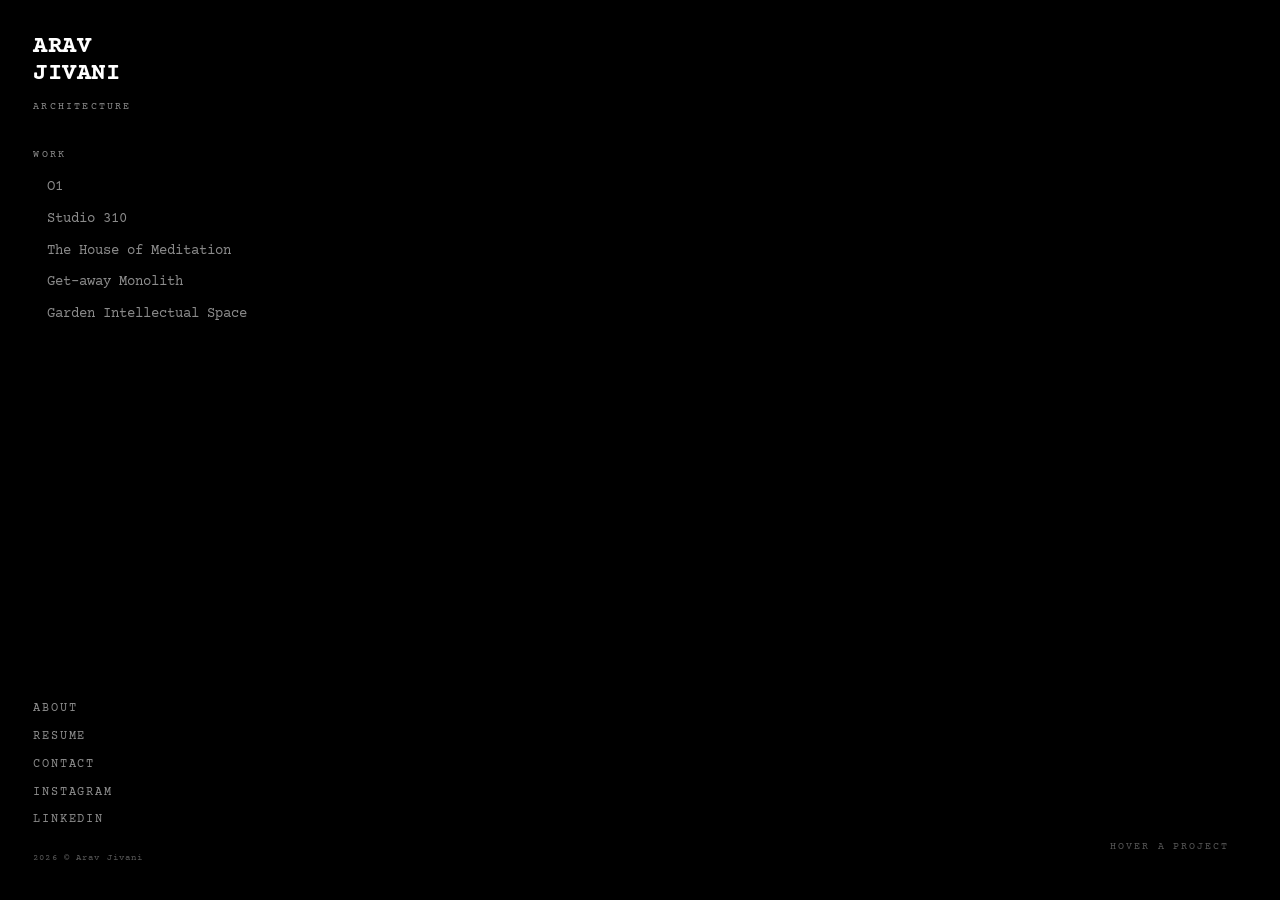
<file: index.html>
<!DOCTYPE html>
<html lang="en">
<head>
<meta charset="UTF-8">
<meta name="viewport" content="width=device-width, initial-scale=1.0">
<title>Arav Jivani — Architecture</title>
<meta name="description" content="Architecture student at SCAD designing spaces that impact people mentally and physically.">
<meta name="author" content="Arav Jivani">
<meta property="og:title" content="Arav Jivani — Architecture">
<meta property="og:description" content="Architecture student at SCAD designing spaces that impact people mentally and physically.">
<meta property="og:type" content="website">
<meta property="og:url" content="https://arav-jivani.com">
<meta name="twitter:card" content="summary_large_image">
<link rel="preconnect" href="https://fonts.googleapis.com">
<link rel="preconnect" href="https://fonts.gstatic.com" crossorigin>
<link rel="stylesheet" href="style.css">
</head>
<body class="home">

  <div class="stage">
    <img data-stage="0" src="images/o1-hero.webp" alt="O1" decoding="async">
    <img data-stage="1" src="images/s310-hero.webp" alt="Studio 310" loading="lazy" decoding="async">
    <img data-stage="2" src="images/meditation-hero.webp" alt="The House of Meditation" loading="lazy" decoding="async">
    <img data-stage="3" src="images/monolith-hero.webp" alt="Get-away Monolith" loading="lazy" decoding="async">
    <img data-stage="4" src="images/garden-hero.webp" alt="Garden Intellectual Space" loading="lazy" decoding="async">
  </div>

  <aside class="sidebar">
    <a class="brand" href="index.html">
      <span class="brand-name">Arav<br>Jivani</span>
      <span class="brand-sub">Architecture</span>
    </a>

    <nav class="nav-group">
      <a class="nav-head" href="portfolio.html">Work</a>
      <ul class="nav-list">
        <li><a class="nav-link" href="o1.html" data-stage="0"><img class="nav-thumb" src="images/o1-hero.webp" alt="" loading="lazy" decoding="async">O1</a></li>
        <li><a class="nav-link" href="studio310.html" data-stage="1"><img class="nav-thumb" src="images/s310-hero.webp" alt="" loading="lazy" decoding="async">Studio 310</a></li>
        <li><a class="nav-link" href="meditation.html" data-stage="2"><img class="nav-thumb" src="images/meditation-hero.webp" alt="" loading="lazy" decoding="async">The House of Meditation</a></li>
        <li><a class="nav-link" href="monolith.html" data-stage="3"><img class="nav-thumb" src="images/monolith-hero.webp" alt="" loading="lazy" decoding="async">Get-away Monolith</a></li>
        <li><a class="nav-link" href="garden.html" data-stage="4"><img class="nav-thumb" src="images/garden-hero.webp" alt="" loading="lazy" decoding="async">Garden Intellectual Space</a></li>
      </ul>
    </nav>

    <div class="nav-foot">
      <a href="about.html">About</a>
      <a href="resume.html">Resume</a>
      <a href="mailto:aravjivani@gmail.com">Contact</a>
      <a href="https://www.instagram.com/monolithbyarav/" target="_blank" rel="noopener">Instagram</a>
      <a href="https://www.linkedin.com/in/arav-jivani/" target="_blank" rel="noopener">LinkedIn</a>
      <p class="nav-copy">2026 &copy; Arav Jivani</p>
    </div>
  </aside>

  <p class="stage-hint">Hover a project</p>

  <script src="script.js"></script>
</body>
</html>
</file>
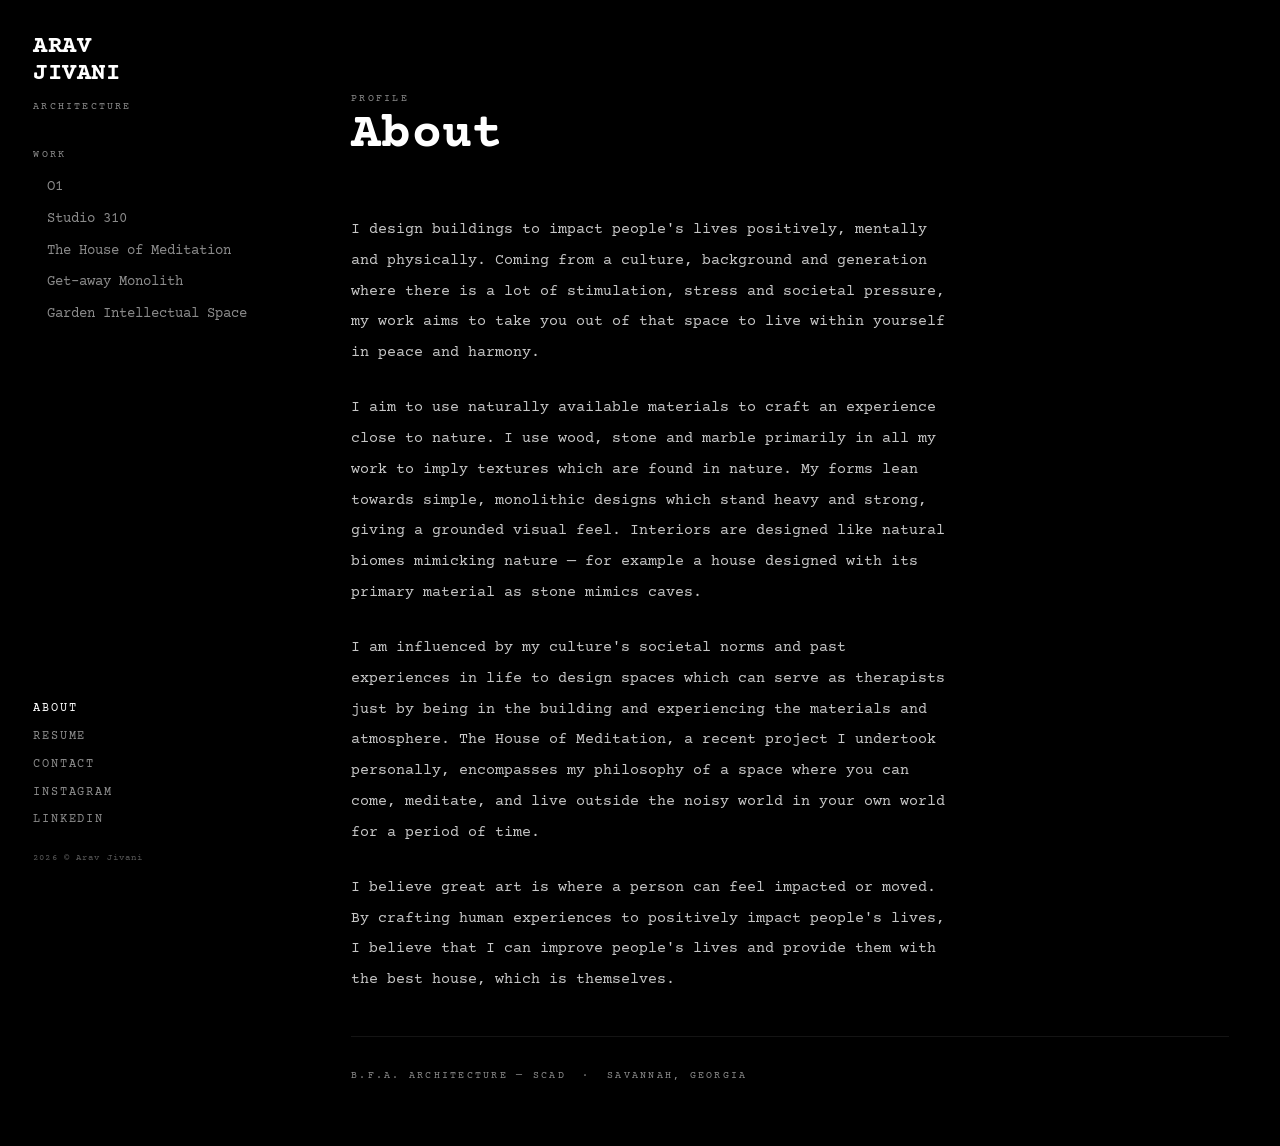
<file: about.html>
<!DOCTYPE html>
<html lang="en">
<head>
<meta charset="UTF-8">
<meta name="viewport" content="width=device-width, initial-scale=1.0">
<title>About — Arav Jivani</title>
<meta name="description" content="Arav Jivani — B.F.A. Architecture student at SCAD.">
<meta name="author" content="Arav Jivani">
<meta property="og:title" content="About — Arav Jivani">
<meta property="og:description" content="Arav Jivani — B.F.A. Architecture student at SCAD.">
<meta property="og:type" content="website">
<meta property="og:url" content="https://arav-jivani.com">
<meta name="twitter:card" content="summary_large_image">
<link rel="preconnect" href="https://fonts.googleapis.com">
<link rel="preconnect" href="https://fonts.gstatic.com" crossorigin>
<link rel="stylesheet" href="style.css">
</head>
<body>
  <aside class="sidebar">
    <a class="brand" href="index.html">
      <span class="brand-name">Arav<br>Jivani</span>
      <span class="brand-sub">Architecture</span>
    </a>

    <nav class="nav-group">
      <a class="nav-head" href="portfolio.html">Work</a>
      <ul class="nav-list">
        <li><a class="nav-link" href="o1.html" data-stage="0"><img class="nav-thumb" src="images/o1-hero.webp" alt="" loading="lazy" decoding="async">O1</a></li>
        <li><a class="nav-link" href="studio310.html" data-stage="1"><img class="nav-thumb" src="images/s310-hero.webp" alt="" loading="lazy" decoding="async">Studio 310</a></li>
        <li><a class="nav-link" href="meditation.html" data-stage="2"><img class="nav-thumb" src="images/meditation-hero.webp" alt="" loading="lazy" decoding="async">The House of Meditation</a></li>
        <li><a class="nav-link" href="monolith.html" data-stage="3"><img class="nav-thumb" src="images/monolith-hero.webp" alt="" loading="lazy" decoding="async">Get-away Monolith</a></li>
        <li><a class="nav-link" href="garden.html" data-stage="4"><img class="nav-thumb" src="images/garden-hero.webp" alt="" loading="lazy" decoding="async">Garden Intellectual Space</a></li>
      </ul>
    </nav>

    <div class="nav-foot">
      <a href="about.html" aria-current="page">About</a>
      <a href="resume.html">Resume</a>
      <a href="mailto:aravjivani@gmail.com">Contact</a>
      <a href="https://www.instagram.com/monolithbyarav/" target="_blank" rel="noopener">Instagram</a>
      <a href="https://www.linkedin.com/in/arav-jivani/" target="_blank" rel="noopener">LinkedIn</a>
      <p class="nav-copy">2026 &copy; Arav Jivani</p>
    </div>
  </aside>

  <main class="page">
    <div class="page-inner">
      <header class="page-head">
        <p class="label">Profile</p>
        <h1>About</h1>
      </header>
      <div class="about-body">
        <p>I design buildings to impact people's lives positively, mentally and physically. Coming from a culture, background and generation where there is a lot of stimulation, stress and societal pressure, my work aims to take you out of that space to live within yourself in peace and harmony.</p>
        <p>I aim to use naturally available materials to craft an experience close to nature. I use wood, stone and marble primarily in all my work to imply textures which are found in nature. My forms lean towards simple, monolithic designs which stand heavy and strong, giving a grounded visual feel. Interiors are designed like natural biomes mimicking nature — for example a house designed with its primary material as stone mimics caves.</p>
        <p>I am influenced by my culture's societal norms and past experiences in life to design spaces which can serve as therapists just by being in the building and experiencing the materials and atmosphere. The House of Meditation, a recent project I undertook personally, encompasses my philosophy of a space where you can come, meditate, and live outside the noisy world in your own world for a period of time.</p>
        <p>I believe great art is where a person can feel impacted or moved. By crafting human experiences to positively impact people's lives, I believe that I can improve people's lives and provide them with the best house, which is themselves.</p>
      </div>
      <div class="page-foot">
        <p class="label">B.F.A. Architecture — SCAD &nbsp;·&nbsp; Savannah, Georgia</p>
      </div>
    </div>
  </main>

  <script src="script.js"></script>
</body>
</html>
</file>
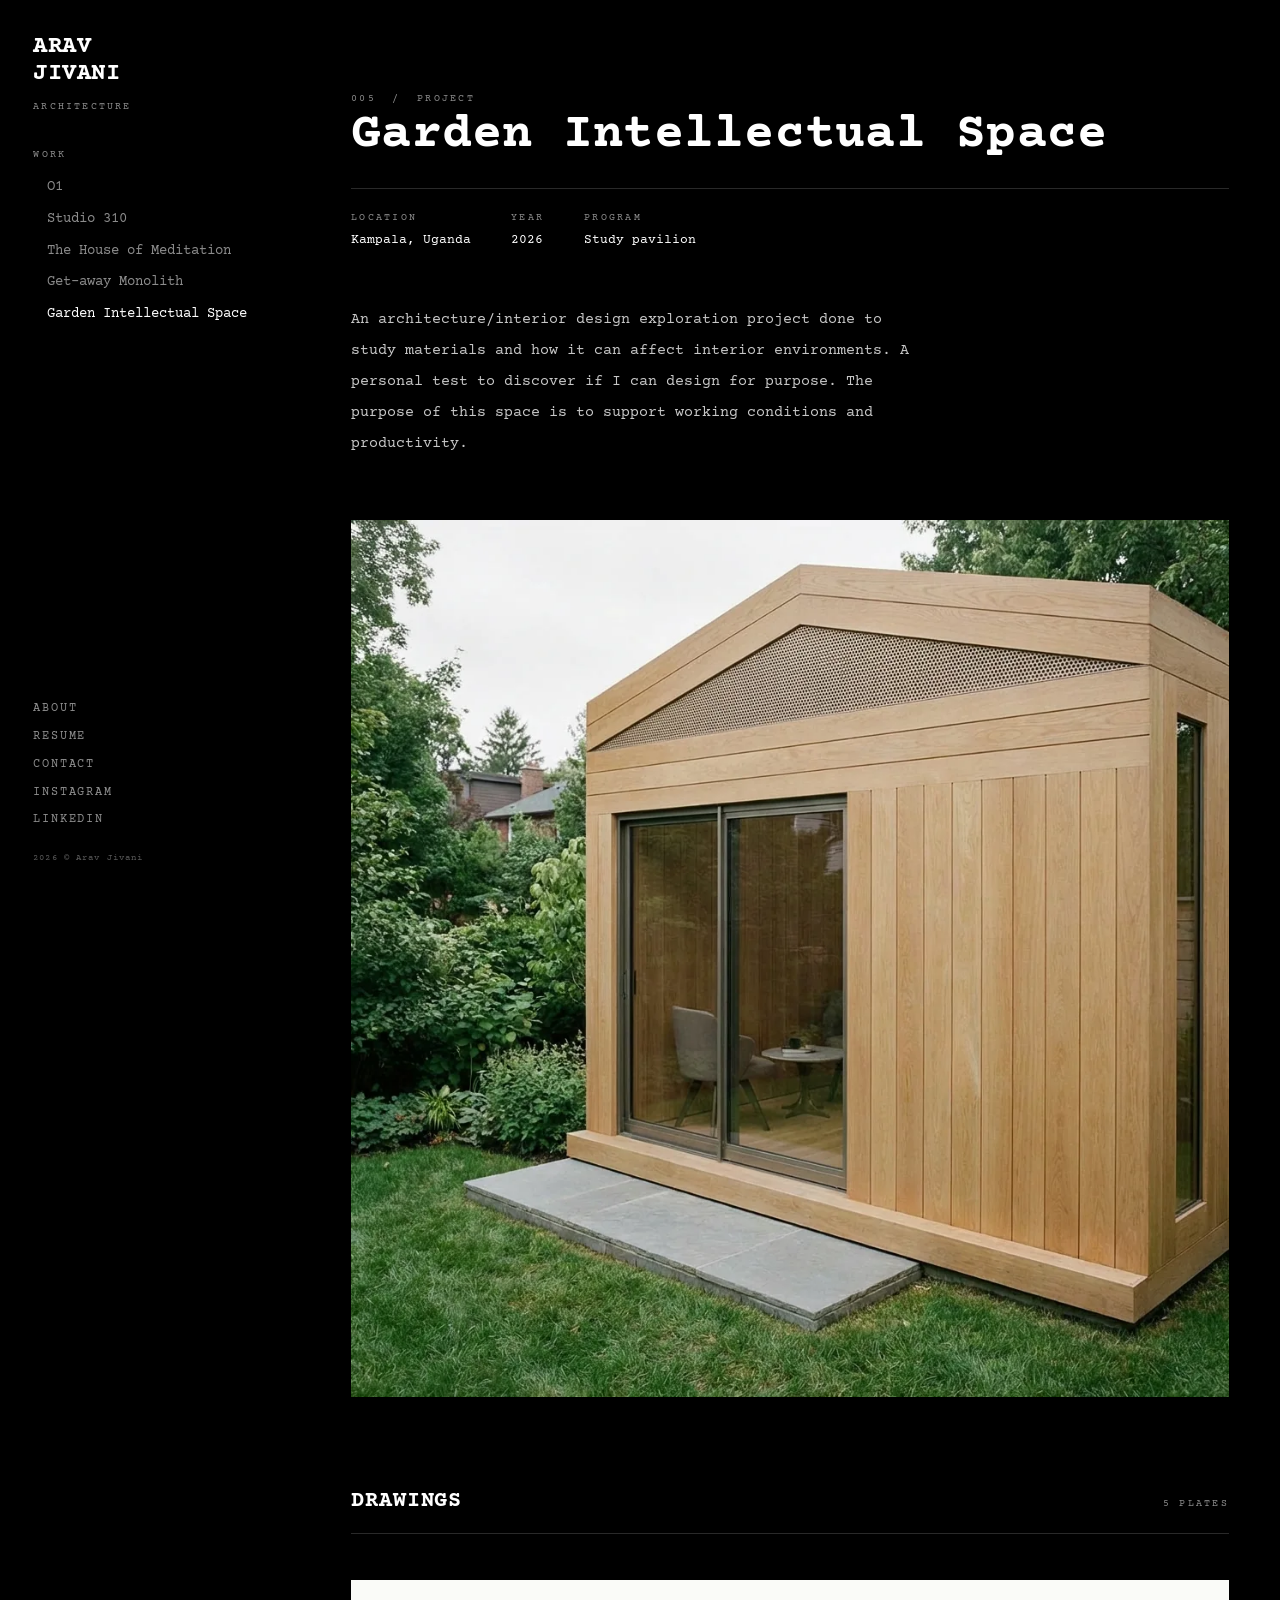
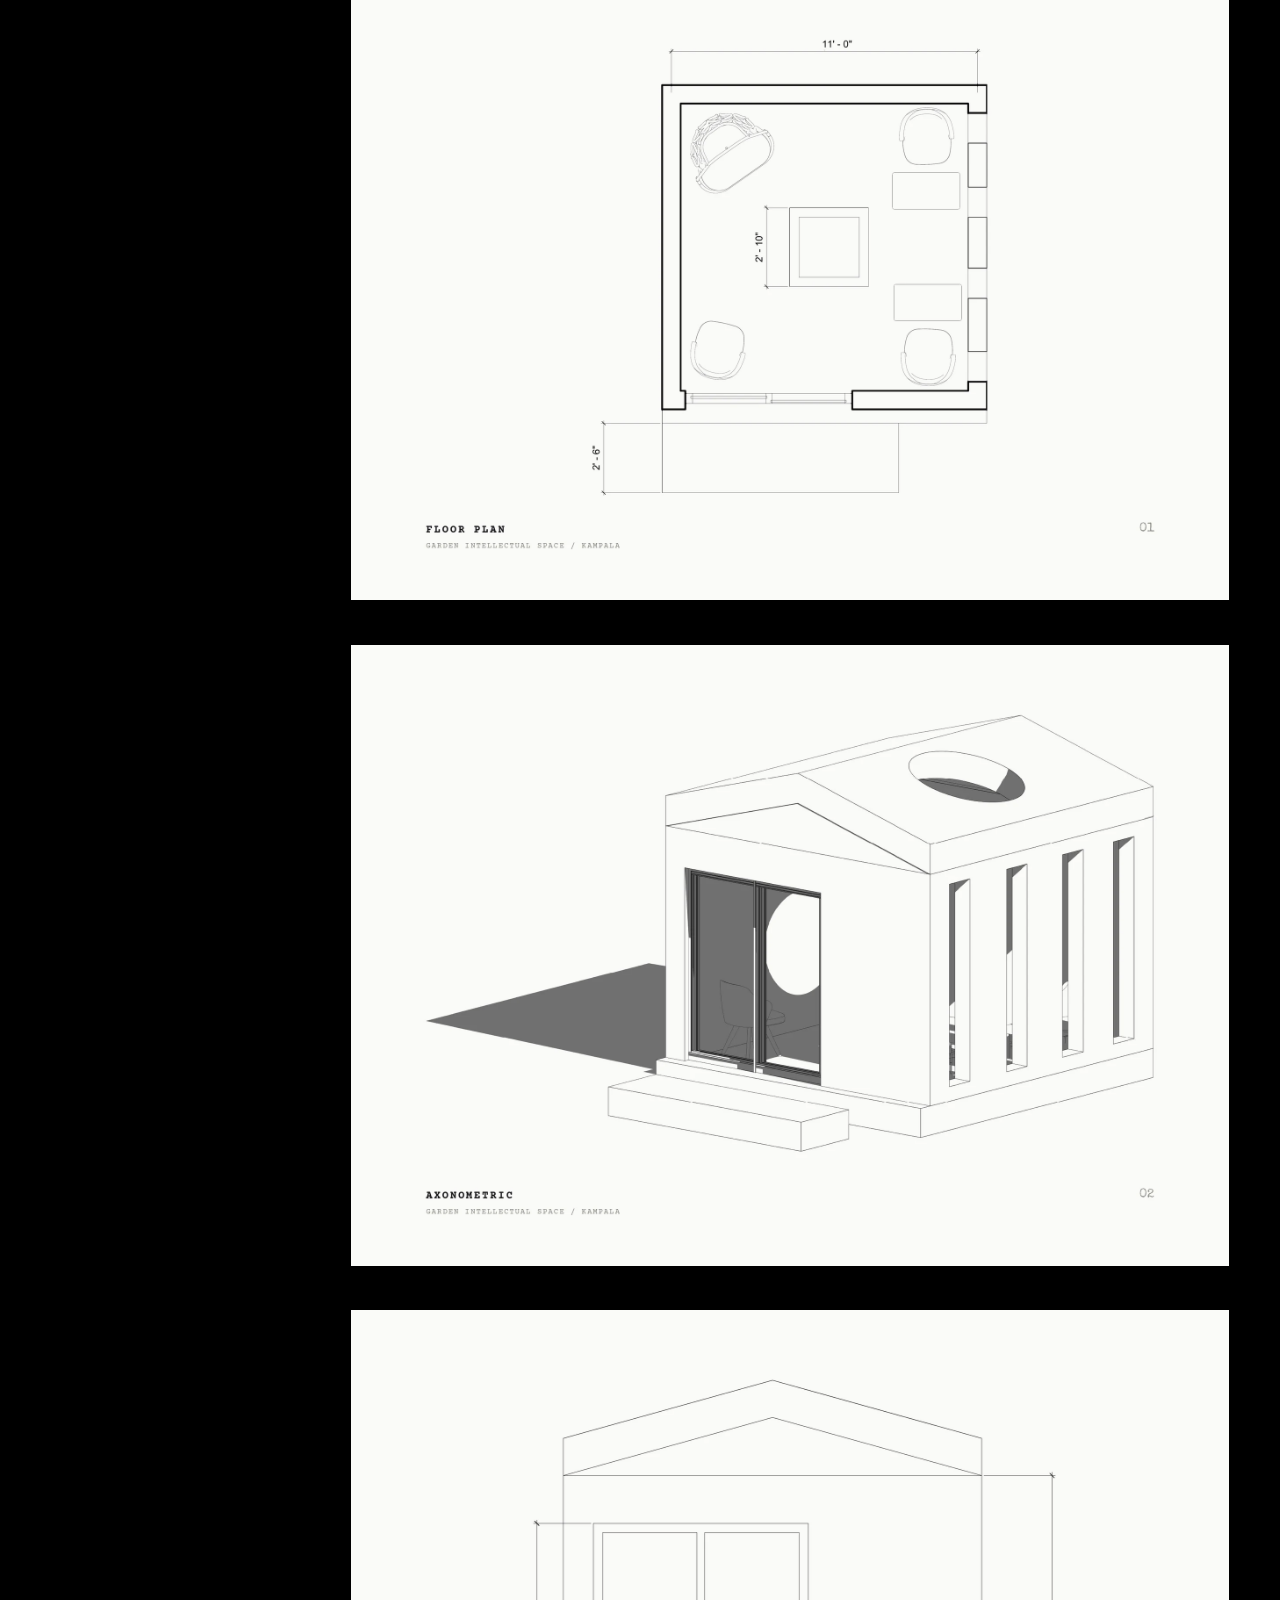
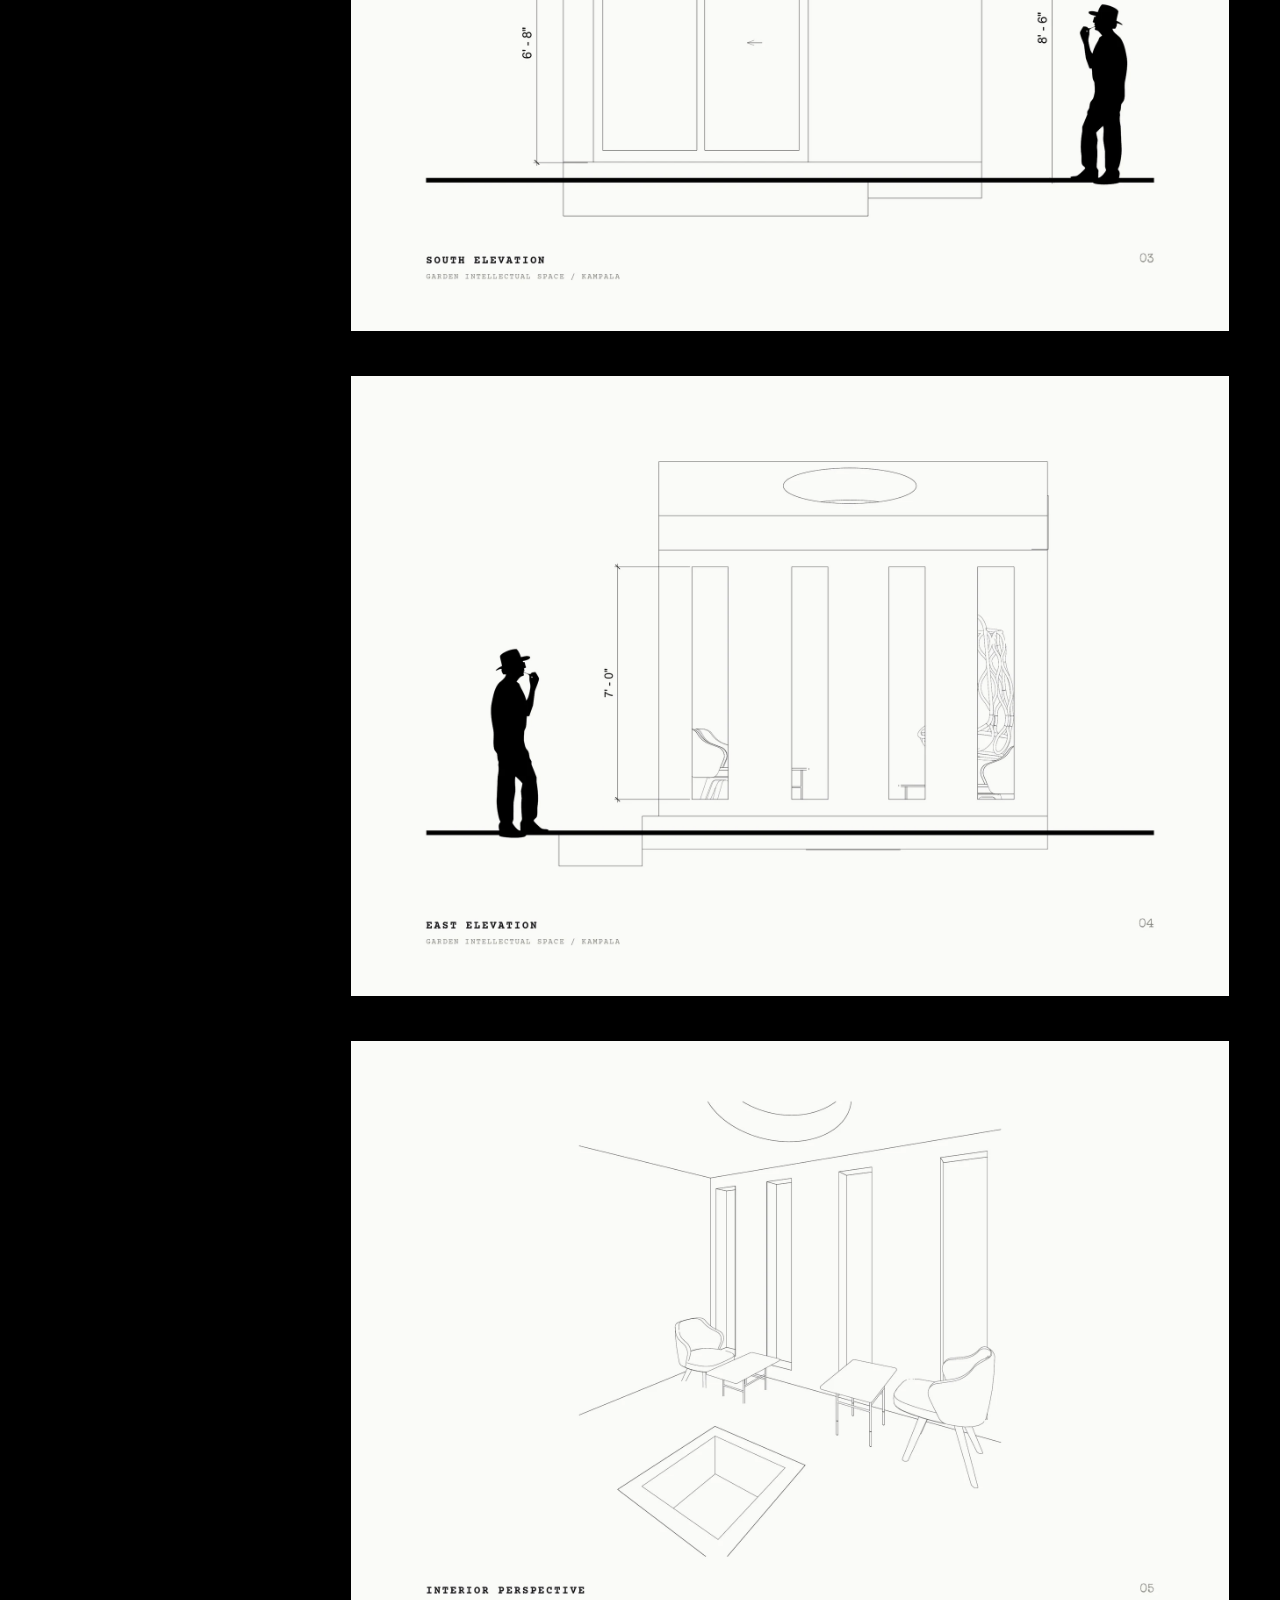
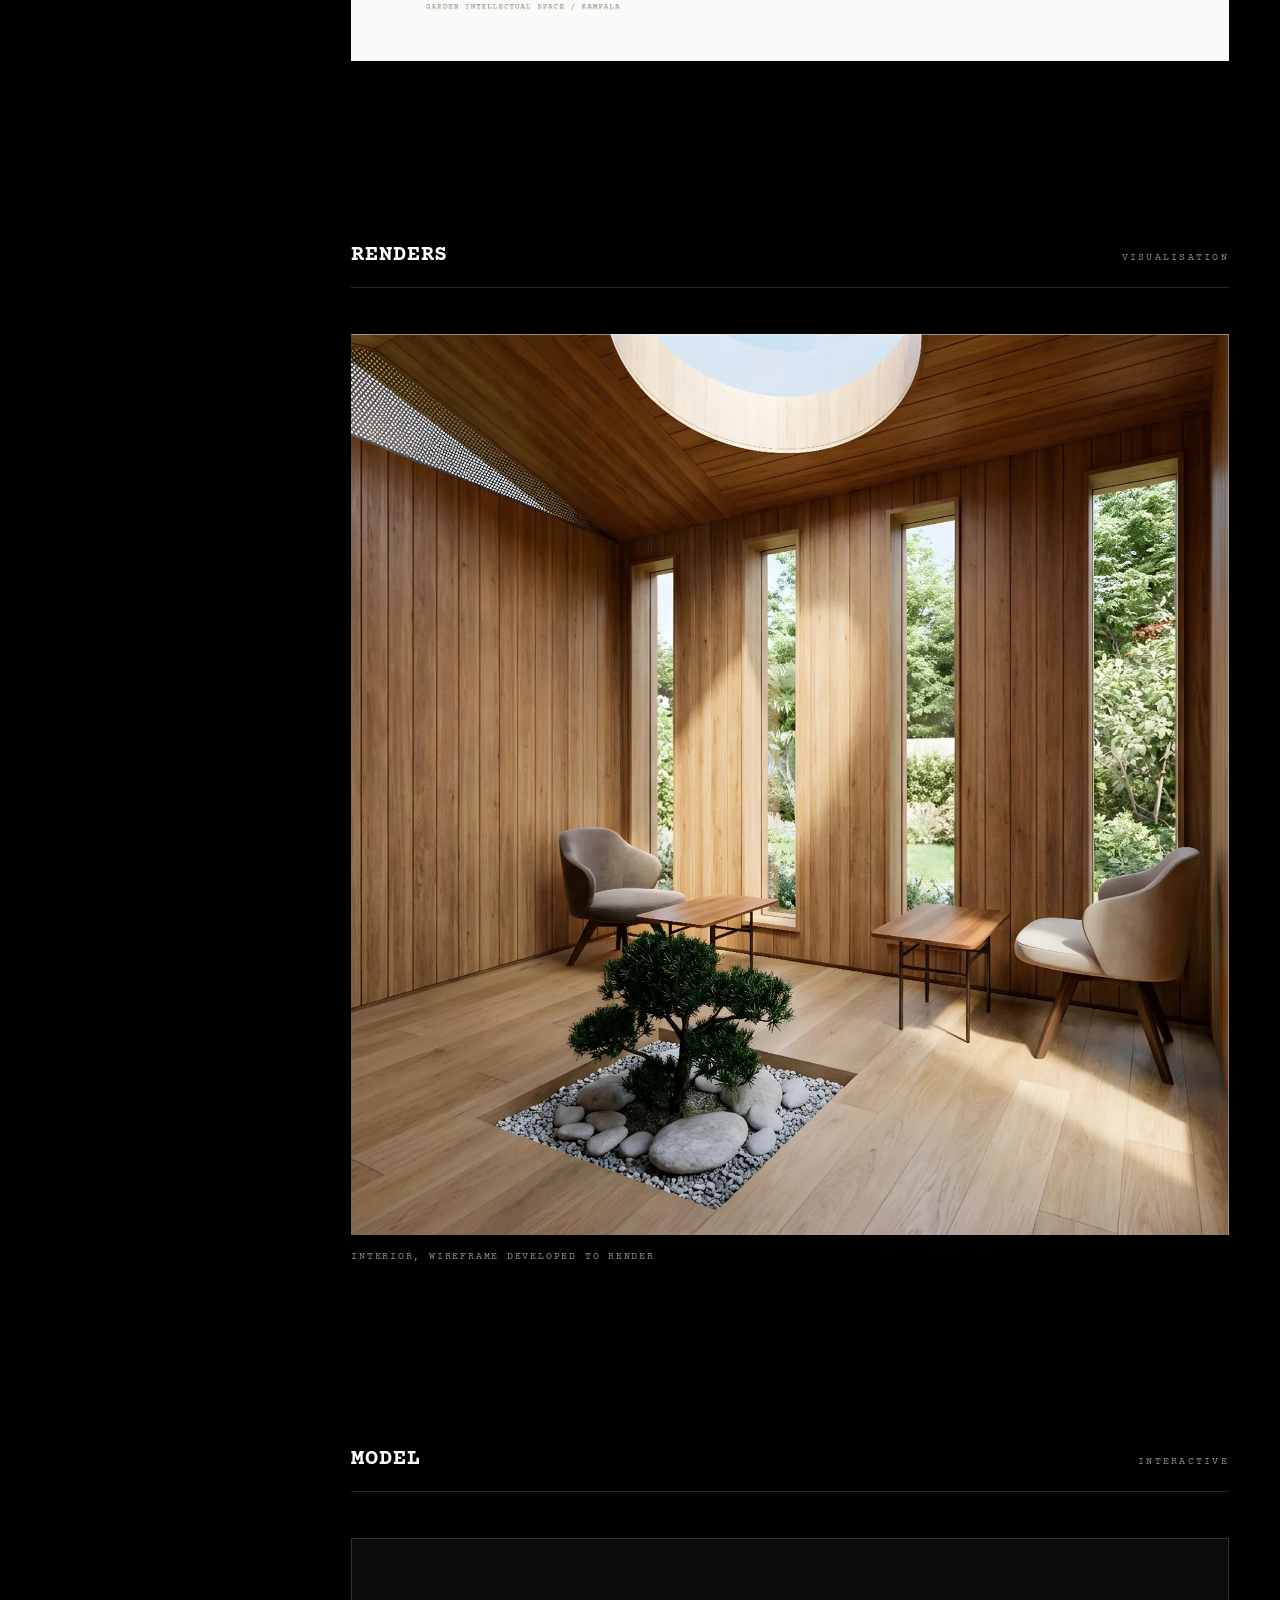
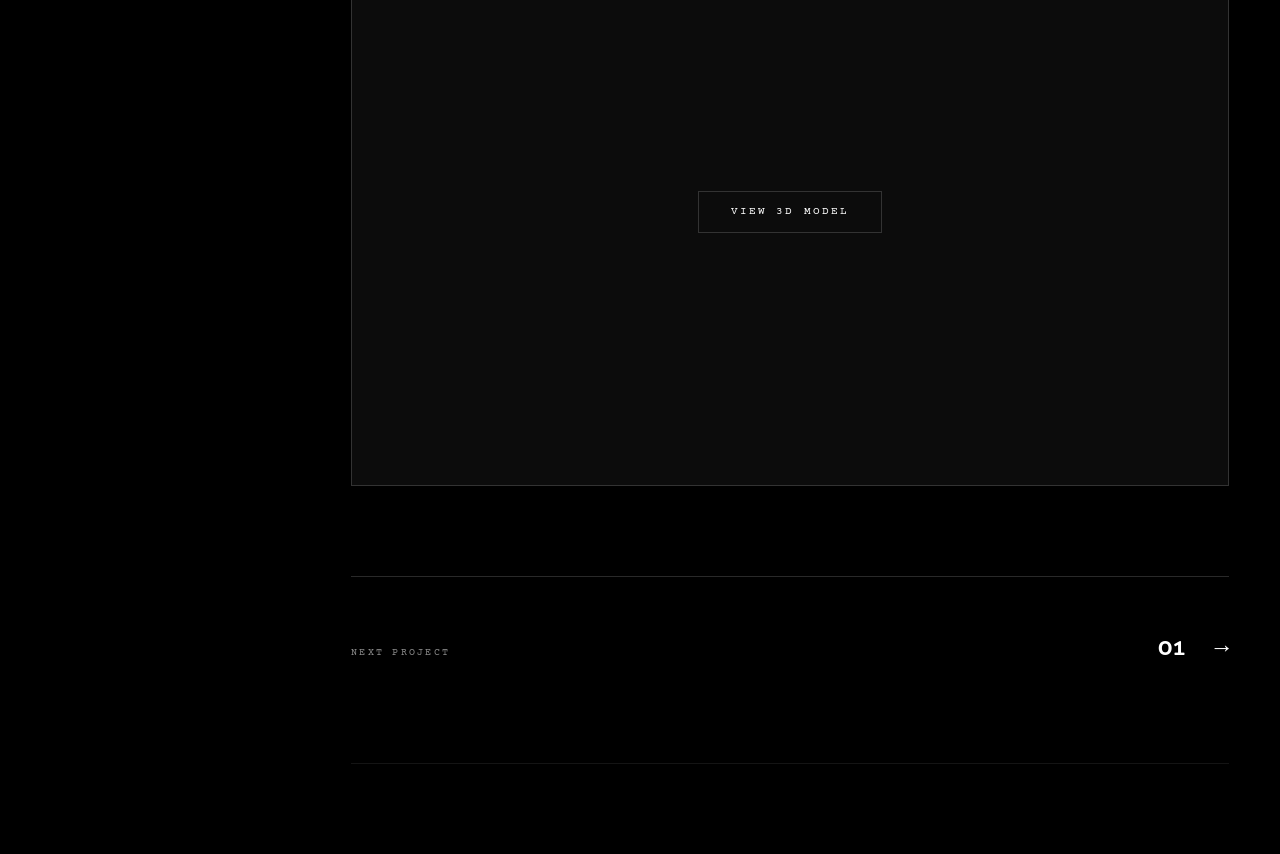
<file: garden.html>
<!DOCTYPE html>
<html lang="en">
<head>
<meta charset="UTF-8">
<meta name="viewport" content="width=device-width, initial-scale=1.0">
<title>Garden Intellectual Space — Arav Jivani</title>
<meta name="description" content="An architecture/interior design exploration project done to study materials and how it can affect interior environments. A personal test to discover if I c">
<meta name="author" content="Arav Jivani">
<meta property="og:title" content="Garden Intellectual Space — Arav Jivani">
<meta property="og:description" content="An architecture/interior design exploration project done to study materials and how it can affect interior environments. A personal test to discover if I c">
<meta property="og:type" content="website">
<meta property="og:url" content="https://arav-jivani.com">
<meta name="twitter:card" content="summary_large_image">
<link rel="preconnect" href="https://fonts.googleapis.com">
<link rel="preconnect" href="https://fonts.gstatic.com" crossorigin>
<link rel="stylesheet" href="style.css">
</head>
<body>
  <aside class="sidebar">
    <a class="brand" href="index.html">
      <span class="brand-name">Arav<br>Jivani</span>
      <span class="brand-sub">Architecture</span>
    </a>

    <nav class="nav-group">
      <a class="nav-head" href="portfolio.html">Work</a>
      <ul class="nav-list">
        <li><a class="nav-link" href="o1.html" data-stage="0"><img class="nav-thumb" src="images/o1-hero.webp" alt="" loading="lazy" decoding="async">O1</a></li>
        <li><a class="nav-link" href="studio310.html" data-stage="1"><img class="nav-thumb" src="images/s310-hero.webp" alt="" loading="lazy" decoding="async">Studio 310</a></li>
        <li><a class="nav-link" href="meditation.html" data-stage="2"><img class="nav-thumb" src="images/meditation-hero.webp" alt="" loading="lazy" decoding="async">The House of Meditation</a></li>
        <li><a class="nav-link" href="monolith.html" data-stage="3"><img class="nav-thumb" src="images/monolith-hero.webp" alt="" loading="lazy" decoding="async">Get-away Monolith</a></li>
        <li><a class="nav-link" href="garden.html" data-stage="4" aria-current="page"><img class="nav-thumb" src="images/garden-hero.webp" alt="" loading="lazy" decoding="async">Garden Intellectual Space</a></li>
      </ul>
    </nav>

    <div class="nav-foot">
      <a href="about.html">About</a>
      <a href="resume.html">Resume</a>
      <a href="mailto:aravjivani@gmail.com">Contact</a>
      <a href="https://www.instagram.com/monolithbyarav/" target="_blank" rel="noopener">Instagram</a>
      <a href="https://www.linkedin.com/in/arav-jivani/" target="_blank" rel="noopener">LinkedIn</a>
      <p class="nav-copy">2026 &copy; Arav Jivani</p>
    </div>
  </aside>

  <main class="page">
    <div class="page-inner">
      <header class="page-head">
        <p class="label">005 &nbsp;/&nbsp; Project</p>
        <h1>Garden Intellectual Space</h1>
        <div class="proj-meta">
          <div><span class="label">Location</span><span>Kampala, Uganda</span></div>
          <div><span class="label">Year</span><span>2026</span></div>
          <div><span class="label">Program</span><span>Study pavilion</span></div>
        </div>
      </header>

      <p class="lede">An architecture/interior design exploration project done to study materials and how it can affect interior environments. A personal test to discover if I can design for purpose. The purpose of this space is to support working conditions and productivity.</p>
      <figure class="full-bleed"><img src="images/garden-hero.webp" alt="Garden Intellectual Space" decoding="async"></figure>


      <section class="section">
        <div class="sec-head"><h2>Drawings</h2><span class="label">5 plates</span></div>
        <div class="plates">
        <figure class="plate reveal"><img src="images/plates/garden-01.webp" alt="Garden Intellectual Space — Floor plan" loading="lazy" decoding="async"></figure>
        <figure class="plate reveal"><img src="images/plates/garden-02.webp" alt="Garden Intellectual Space — Axonometric" loading="lazy" decoding="async"></figure>
        <figure class="plate reveal"><img src="images/plates/garden-03.webp" alt="Garden Intellectual Space — South elevation" loading="lazy" decoding="async"></figure>
        <figure class="plate reveal"><img src="images/plates/garden-04.webp" alt="Garden Intellectual Space — East elevation" loading="lazy" decoding="async"></figure>
        <figure class="plate reveal"><img src="images/plates/garden-05.webp" alt="Garden Intellectual Space — Interior perspective, wireframe" loading="lazy" decoding="async"></figure>
        </div>
      </section>


      <section class="section">
        <div class="sec-head"><h2>Renders</h2><span class="label">Visualisation</span></div>
        <div class="renders">
        <figure class="reveal span-2">
          <a href="images/renders/garden-interior.webp" target="_blank" rel="noopener" aria-label="Open full size">
            <img src="images/renders/garden-interior.webp" alt="Interior, wireframe developed to render" loading="lazy" decoding="async">
          </a>
          <figcaption>Interior, wireframe developed to render</figcaption>
        </figure>
        </div>
      </section>

      <section class="section">
        <div class="sec-head"><h2>Model</h2><span class="label">Interactive</span></div>
        <div class="model" data-model="images/garden-model.glb">
          <canvas></canvas>
          <button class="model-btn" type="button">View 3D model</button>
          <span class="model-note">Drag to orbit &nbsp;·&nbsp; scroll to zoom</span>
        </div>
      </section>

      <a class="next" href="o1.html">
        <span class="label">Next project</span>
        <span class="next-title">O1 &nbsp;&rarr;</span>
      </a>
      <div class="page-foot"></div>
    </div>
  </main>

  <script src="script.js"></script>
</body>
</html>
</file>
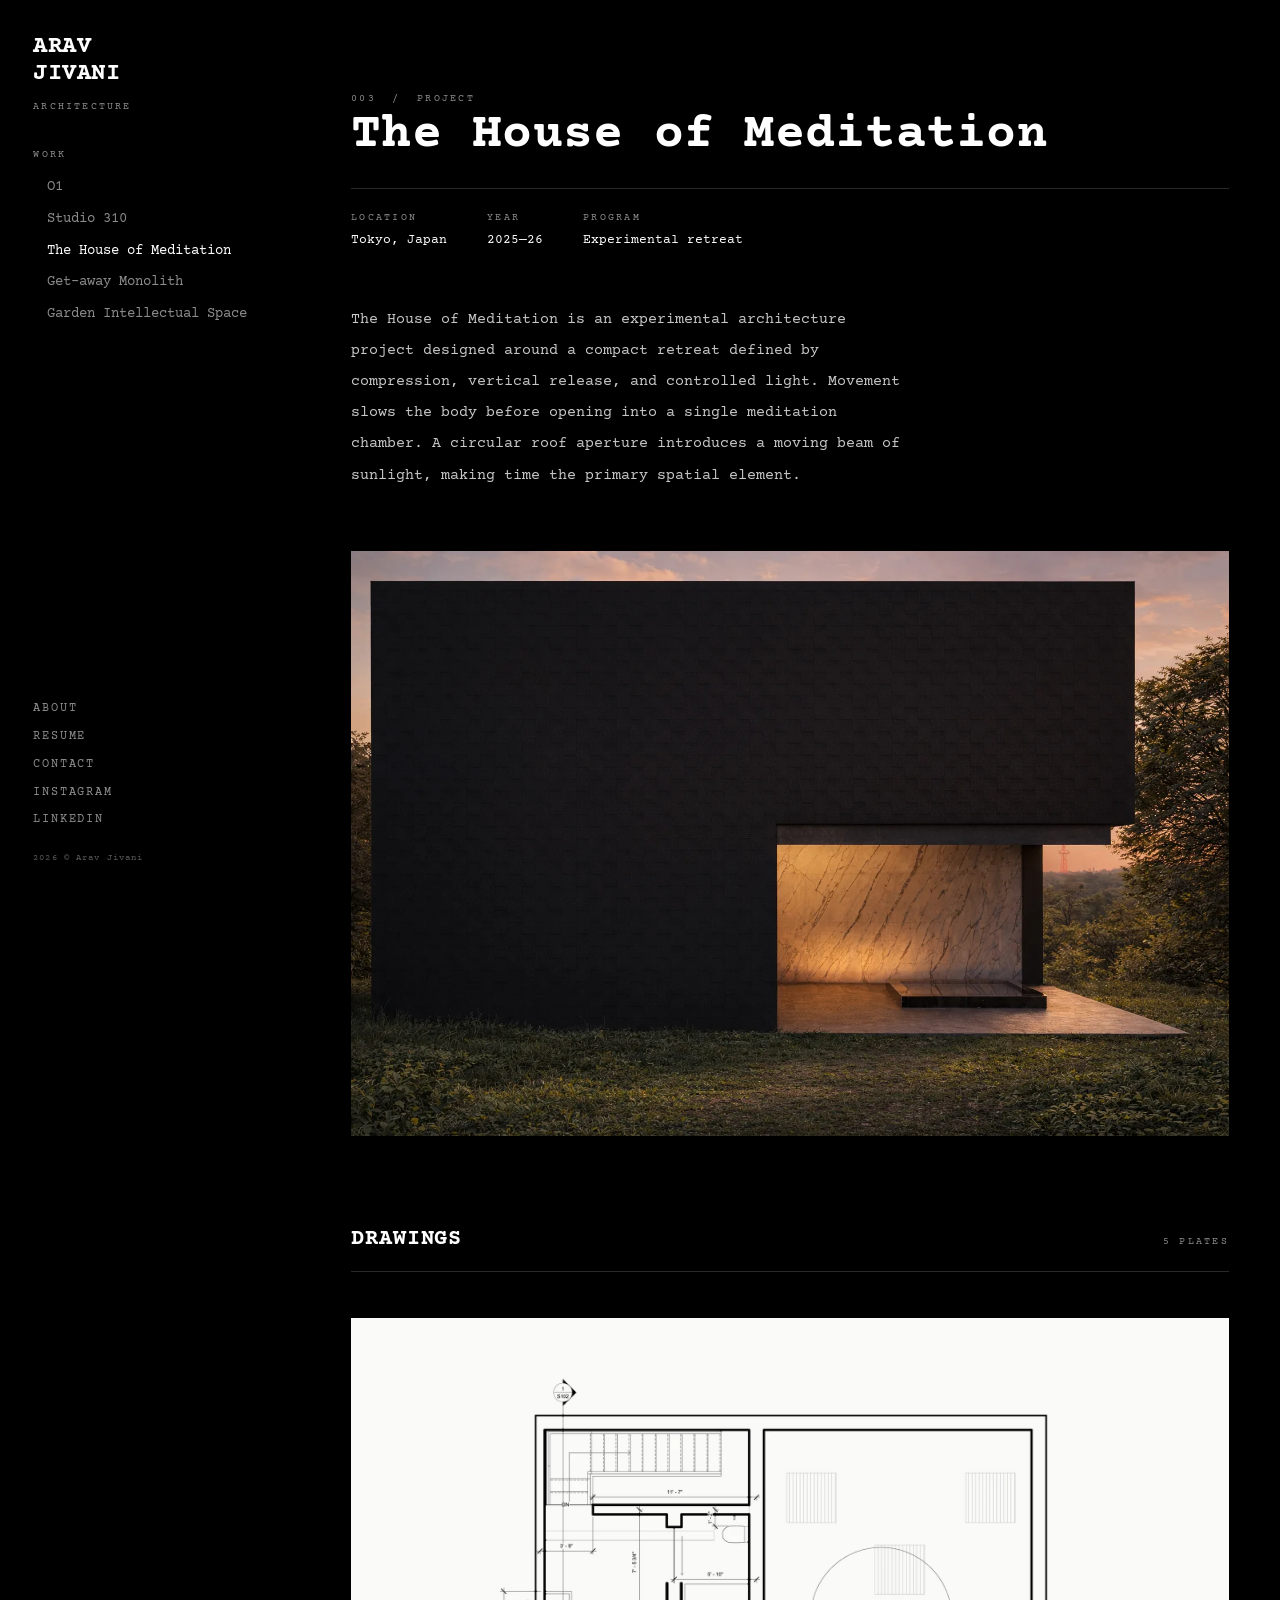
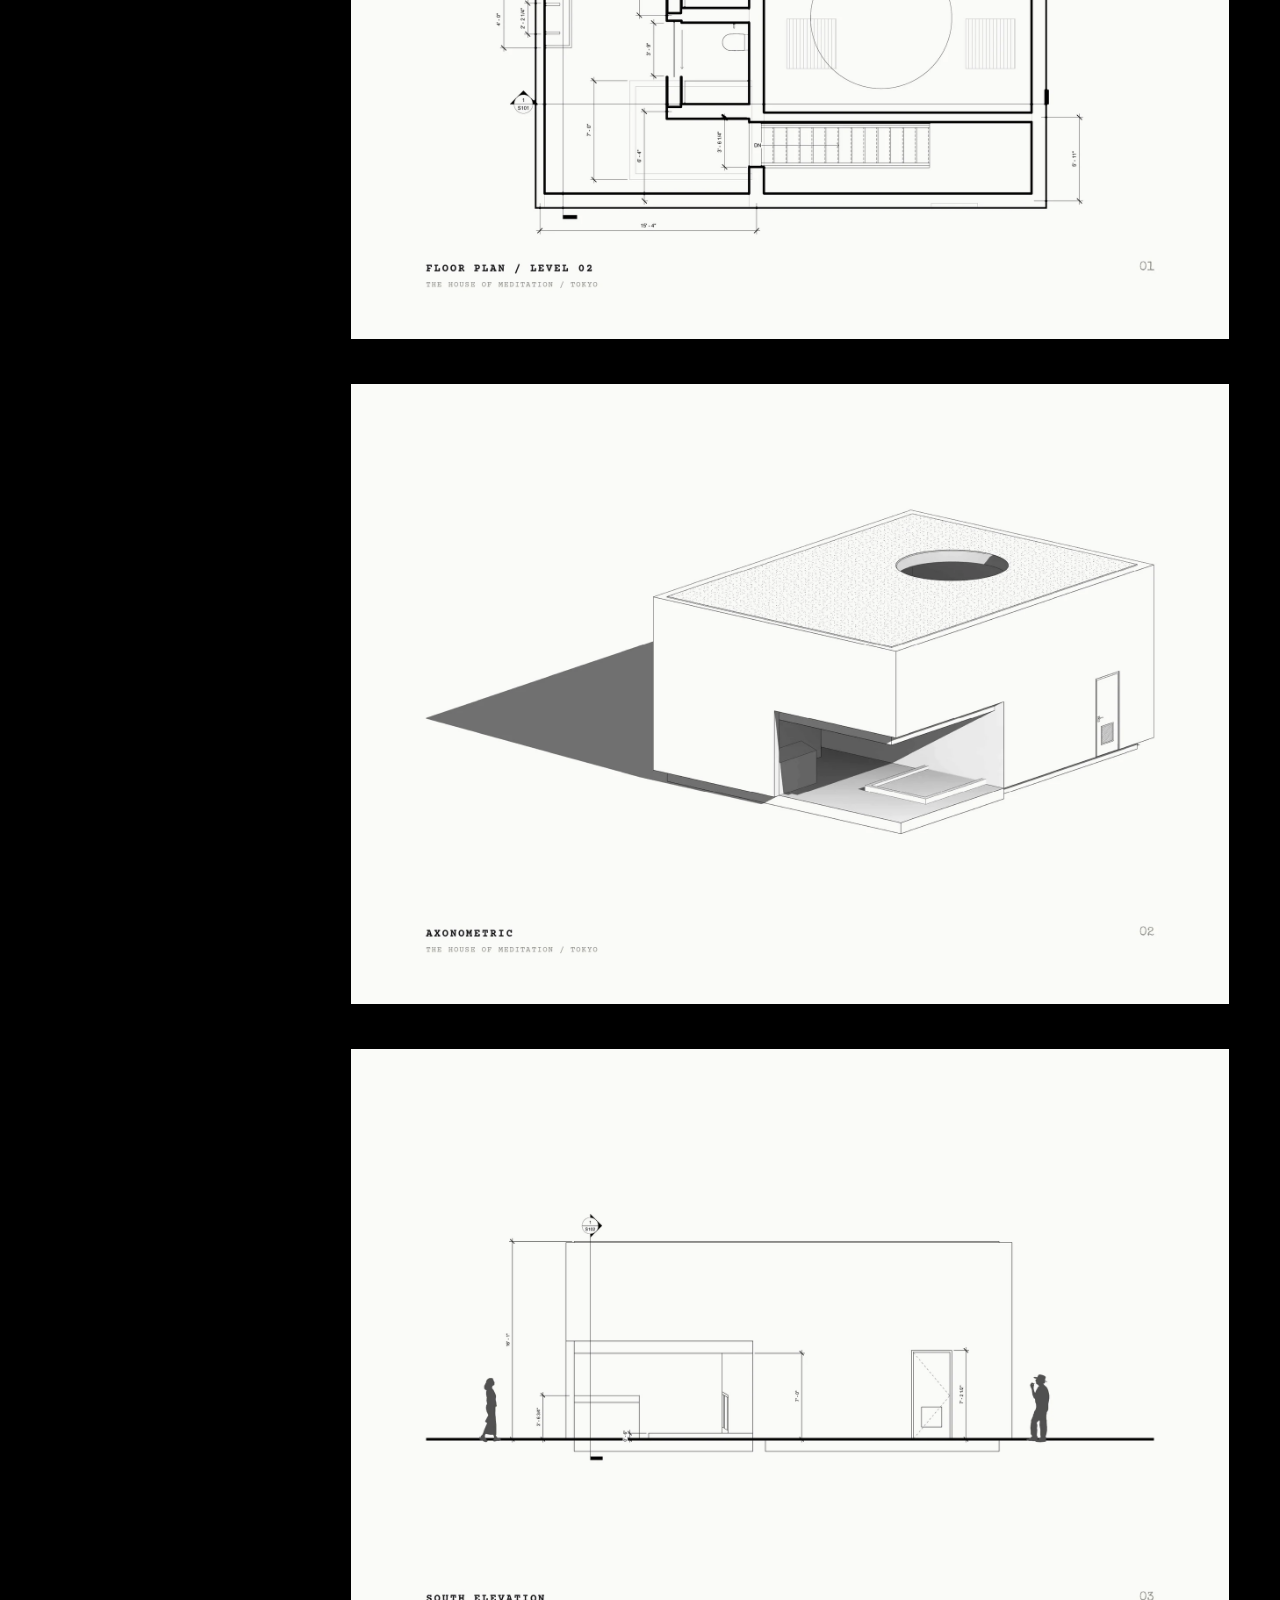
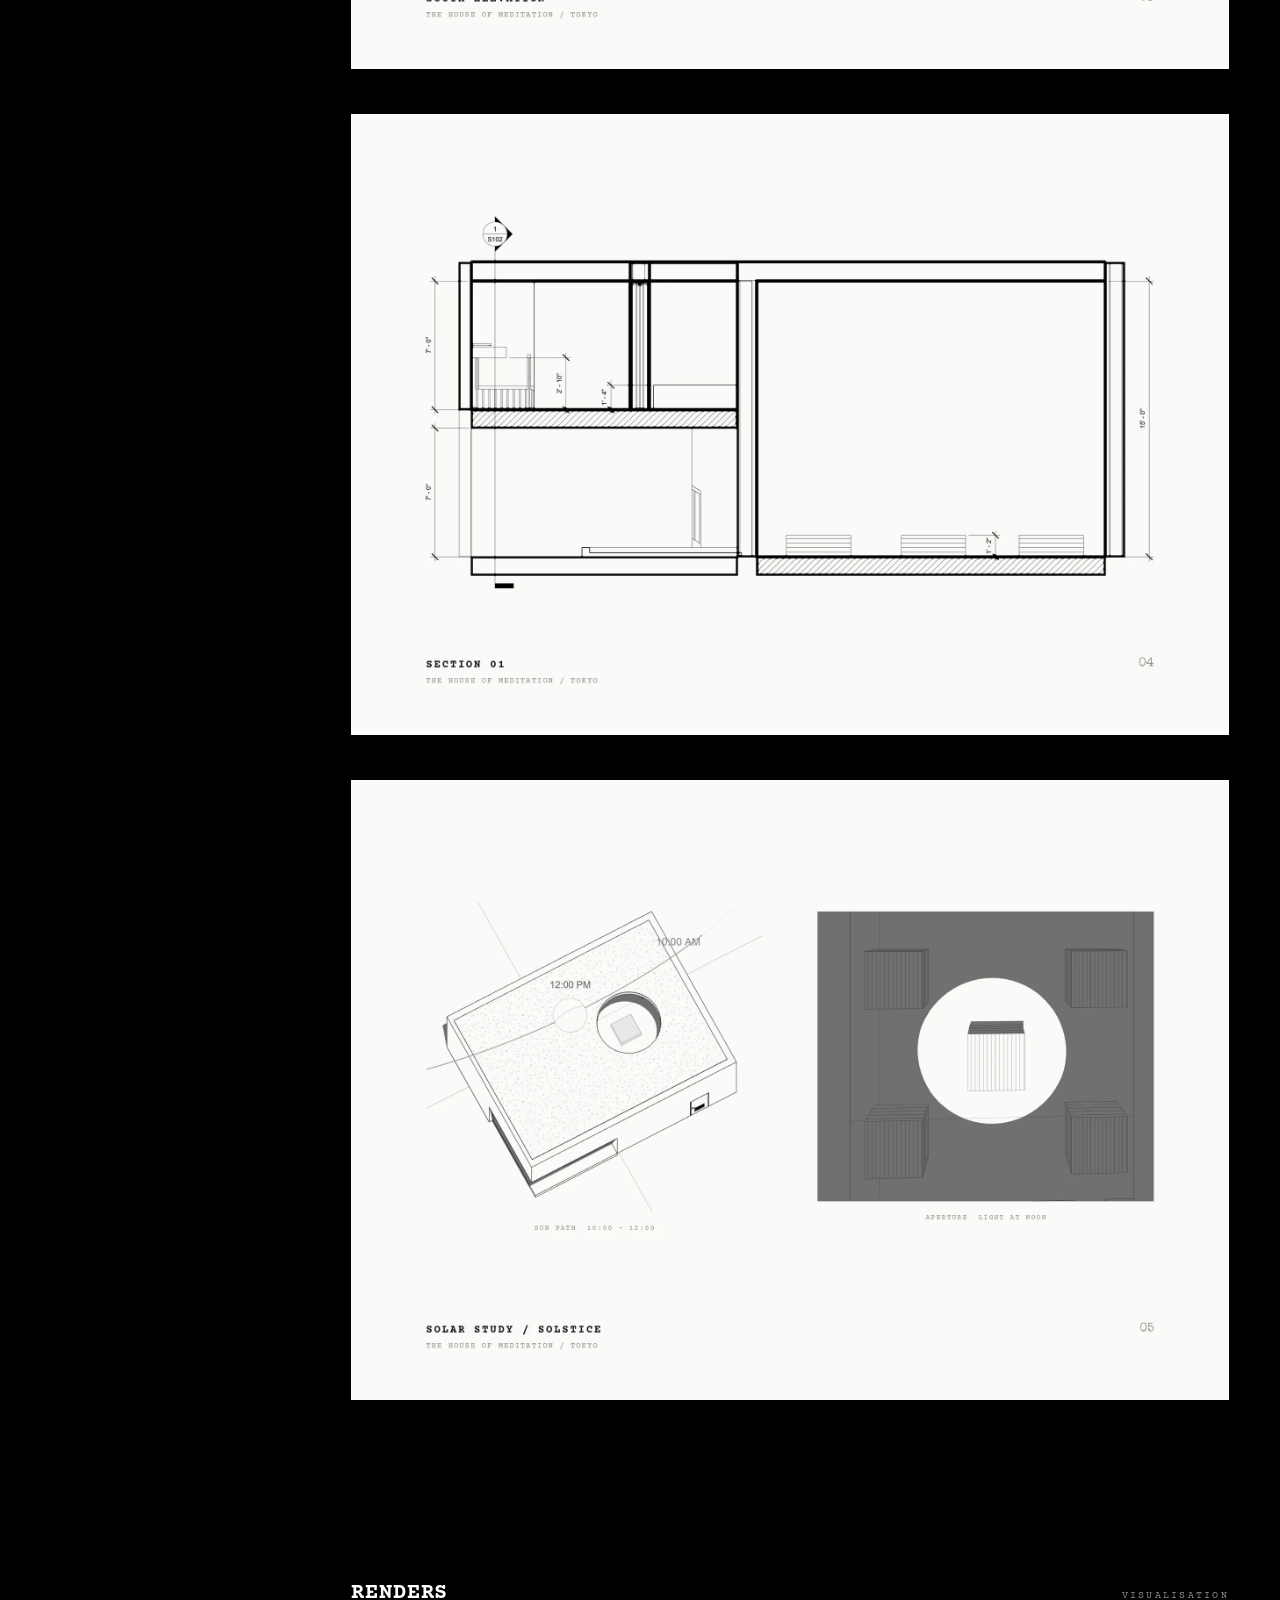
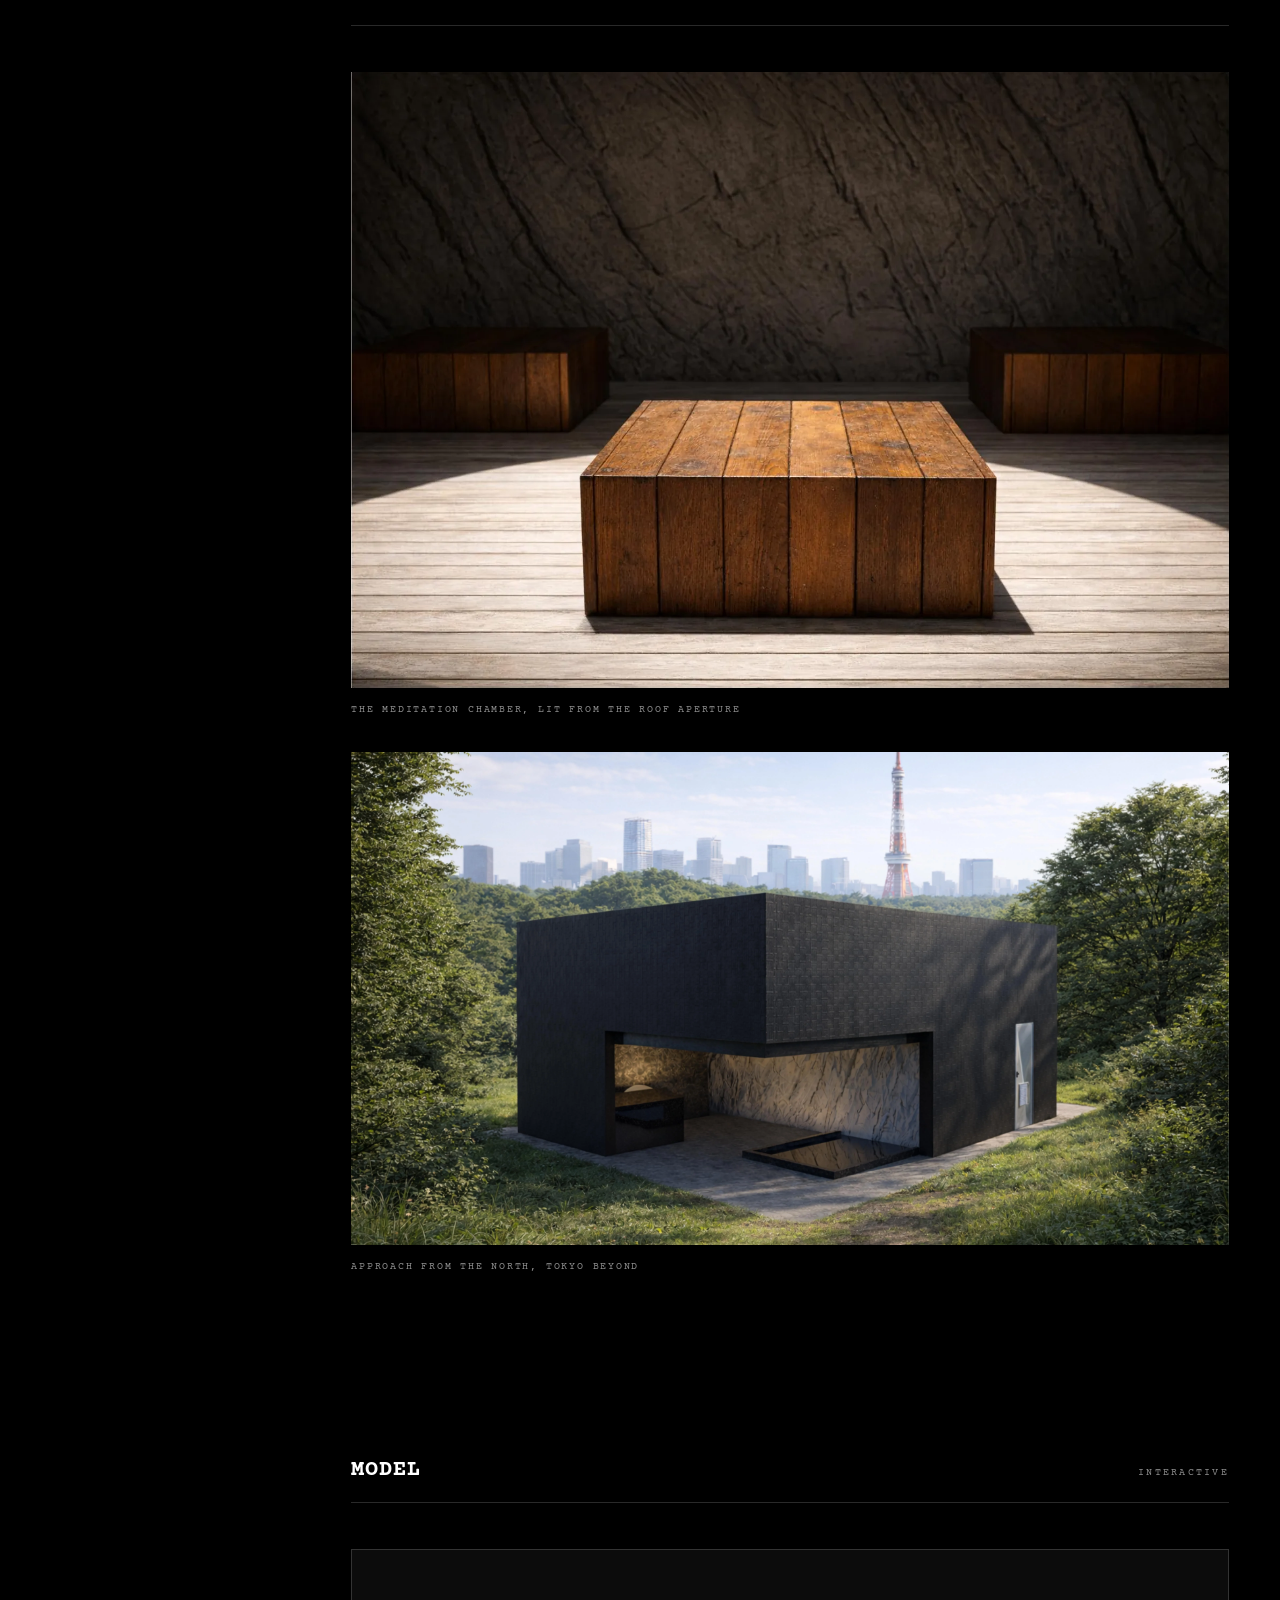
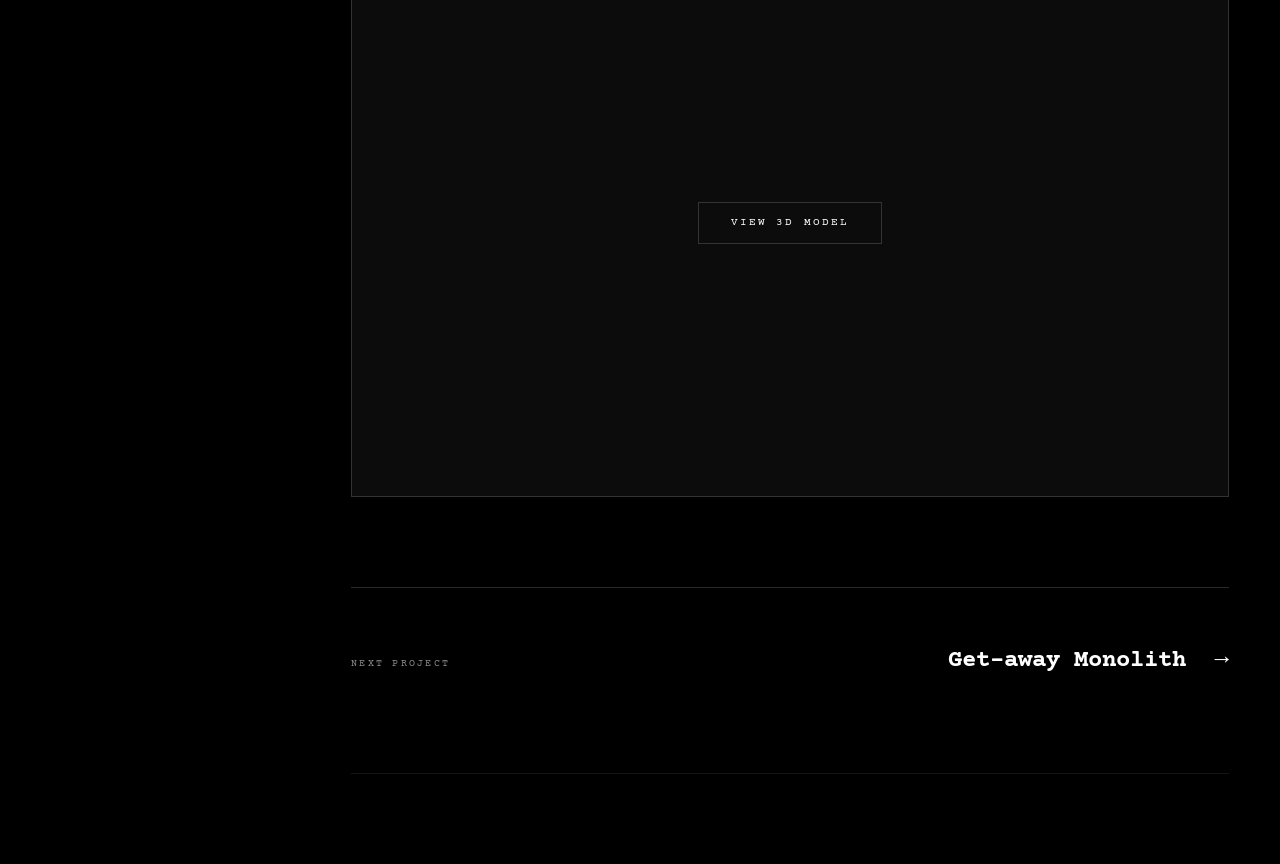
<file: meditation.html>
<!DOCTYPE html>
<html lang="en">
<head>
<meta charset="UTF-8">
<meta name="viewport" content="width=device-width, initial-scale=1.0">
<title>The House of Meditation — Arav Jivani</title>
<meta name="description" content="The House of Meditation is an experimental architecture project designed around a compact retreat defined by compression, vertical release, and controlled ">
<meta name="author" content="Arav Jivani">
<meta property="og:title" content="The House of Meditation — Arav Jivani">
<meta property="og:description" content="The House of Meditation is an experimental architecture project designed around a compact retreat defined by compression, vertical release, and controlled ">
<meta property="og:type" content="website">
<meta property="og:url" content="https://arav-jivani.com">
<meta name="twitter:card" content="summary_large_image">
<link rel="preconnect" href="https://fonts.googleapis.com">
<link rel="preconnect" href="https://fonts.gstatic.com" crossorigin>
<link rel="stylesheet" href="style.css">
</head>
<body>
  <aside class="sidebar">
    <a class="brand" href="index.html">
      <span class="brand-name">Arav<br>Jivani</span>
      <span class="brand-sub">Architecture</span>
    </a>

    <nav class="nav-group">
      <a class="nav-head" href="portfolio.html">Work</a>
      <ul class="nav-list">
        <li><a class="nav-link" href="o1.html" data-stage="0"><img class="nav-thumb" src="images/o1-hero.webp" alt="" loading="lazy" decoding="async">O1</a></li>
        <li><a class="nav-link" href="studio310.html" data-stage="1"><img class="nav-thumb" src="images/s310-hero.webp" alt="" loading="lazy" decoding="async">Studio 310</a></li>
        <li><a class="nav-link" href="meditation.html" data-stage="2" aria-current="page"><img class="nav-thumb" src="images/meditation-hero.webp" alt="" loading="lazy" decoding="async">The House of Meditation</a></li>
        <li><a class="nav-link" href="monolith.html" data-stage="3"><img class="nav-thumb" src="images/monolith-hero.webp" alt="" loading="lazy" decoding="async">Get-away Monolith</a></li>
        <li><a class="nav-link" href="garden.html" data-stage="4"><img class="nav-thumb" src="images/garden-hero.webp" alt="" loading="lazy" decoding="async">Garden Intellectual Space</a></li>
      </ul>
    </nav>

    <div class="nav-foot">
      <a href="about.html">About</a>
      <a href="resume.html">Resume</a>
      <a href="mailto:aravjivani@gmail.com">Contact</a>
      <a href="https://www.instagram.com/monolithbyarav/" target="_blank" rel="noopener">Instagram</a>
      <a href="https://www.linkedin.com/in/arav-jivani/" target="_blank" rel="noopener">LinkedIn</a>
      <p class="nav-copy">2026 &copy; Arav Jivani</p>
    </div>
  </aside>

  <main class="page">
    <div class="page-inner">
      <header class="page-head">
        <p class="label">003 &nbsp;/&nbsp; Project</p>
        <h1>The House of Meditation</h1>
        <div class="proj-meta">
          <div><span class="label">Location</span><span>Tokyo, Japan</span></div>
          <div><span class="label">Year</span><span>2025—26</span></div>
          <div><span class="label">Program</span><span>Experimental retreat</span></div>
        </div>
      </header>

      <p class="lede">The House of Meditation is an experimental architecture project designed around a compact retreat defined by compression, vertical release, and controlled light. Movement slows the body before opening into a single meditation chamber. A circular roof aperture introduces a moving beam of sunlight, making time the primary spatial element.</p>
      <figure class="full-bleed"><img src="images/meditation-hero.webp" alt="The House of Meditation" decoding="async"></figure>


      <section class="section">
        <div class="sec-head"><h2>Drawings</h2><span class="label">5 plates</span></div>
        <div class="plates">
        <figure class="plate reveal"><img src="images/plates/meditation-01.webp" alt="The House of Meditation — Floor plan, level 02" loading="lazy" decoding="async"></figure>
        <figure class="plate reveal"><img src="images/plates/meditation-02.webp" alt="The House of Meditation — Axonometric" loading="lazy" decoding="async"></figure>
        <figure class="plate reveal"><img src="images/plates/meditation-03.webp" alt="The House of Meditation — South elevation" loading="lazy" decoding="async"></figure>
        <figure class="plate reveal"><img src="images/plates/meditation-04.webp" alt="The House of Meditation — Section 01" loading="lazy" decoding="async"></figure>
        <figure class="plate reveal"><img src="images/plates/meditation-05.webp" alt="The House of Meditation — Solar study, summer solstice" loading="lazy" decoding="async"></figure>
        </div>
      </section>


      <section class="section">
        <div class="sec-head"><h2>Renders</h2><span class="label">Visualisation</span></div>
        <div class="renders">
        <figure class="reveal span-2">
          <a href="images/renders/meditation-interior.webp" target="_blank" rel="noopener" aria-label="Open full size">
            <img src="images/renders/meditation-interior.webp" alt="The meditation chamber, lit from the roof aperture" loading="lazy" decoding="async">
          </a>
          <figcaption>The meditation chamber, lit from the roof aperture</figcaption>
        </figure>
        <figure class="reveal span-2">
          <a href="images/meditation-slide-05.webp" target="_blank" rel="noopener" aria-label="Open full size">
            <img src="images/meditation-slide-05.webp" alt="Approach from the north, Tokyo beyond" loading="lazy" decoding="async">
          </a>
          <figcaption>Approach from the north, Tokyo beyond</figcaption>
        </figure>
        </div>
      </section>

      <section class="section">
        <div class="sec-head"><h2>Model</h2><span class="label">Interactive</span></div>
        <div class="model" data-model="images/meditation-model.glb">
          <canvas></canvas>
          <button class="model-btn" type="button">View 3D model</button>
          <span class="model-note">Drag to orbit &nbsp;·&nbsp; scroll to zoom</span>
        </div>
      </section>

      <a class="next" href="monolith.html">
        <span class="label">Next project</span>
        <span class="next-title">Get-away Monolith &nbsp;&rarr;</span>
      </a>
      <div class="page-foot"></div>
    </div>
  </main>

  <script src="script.js"></script>
</body>
</html>
</file>
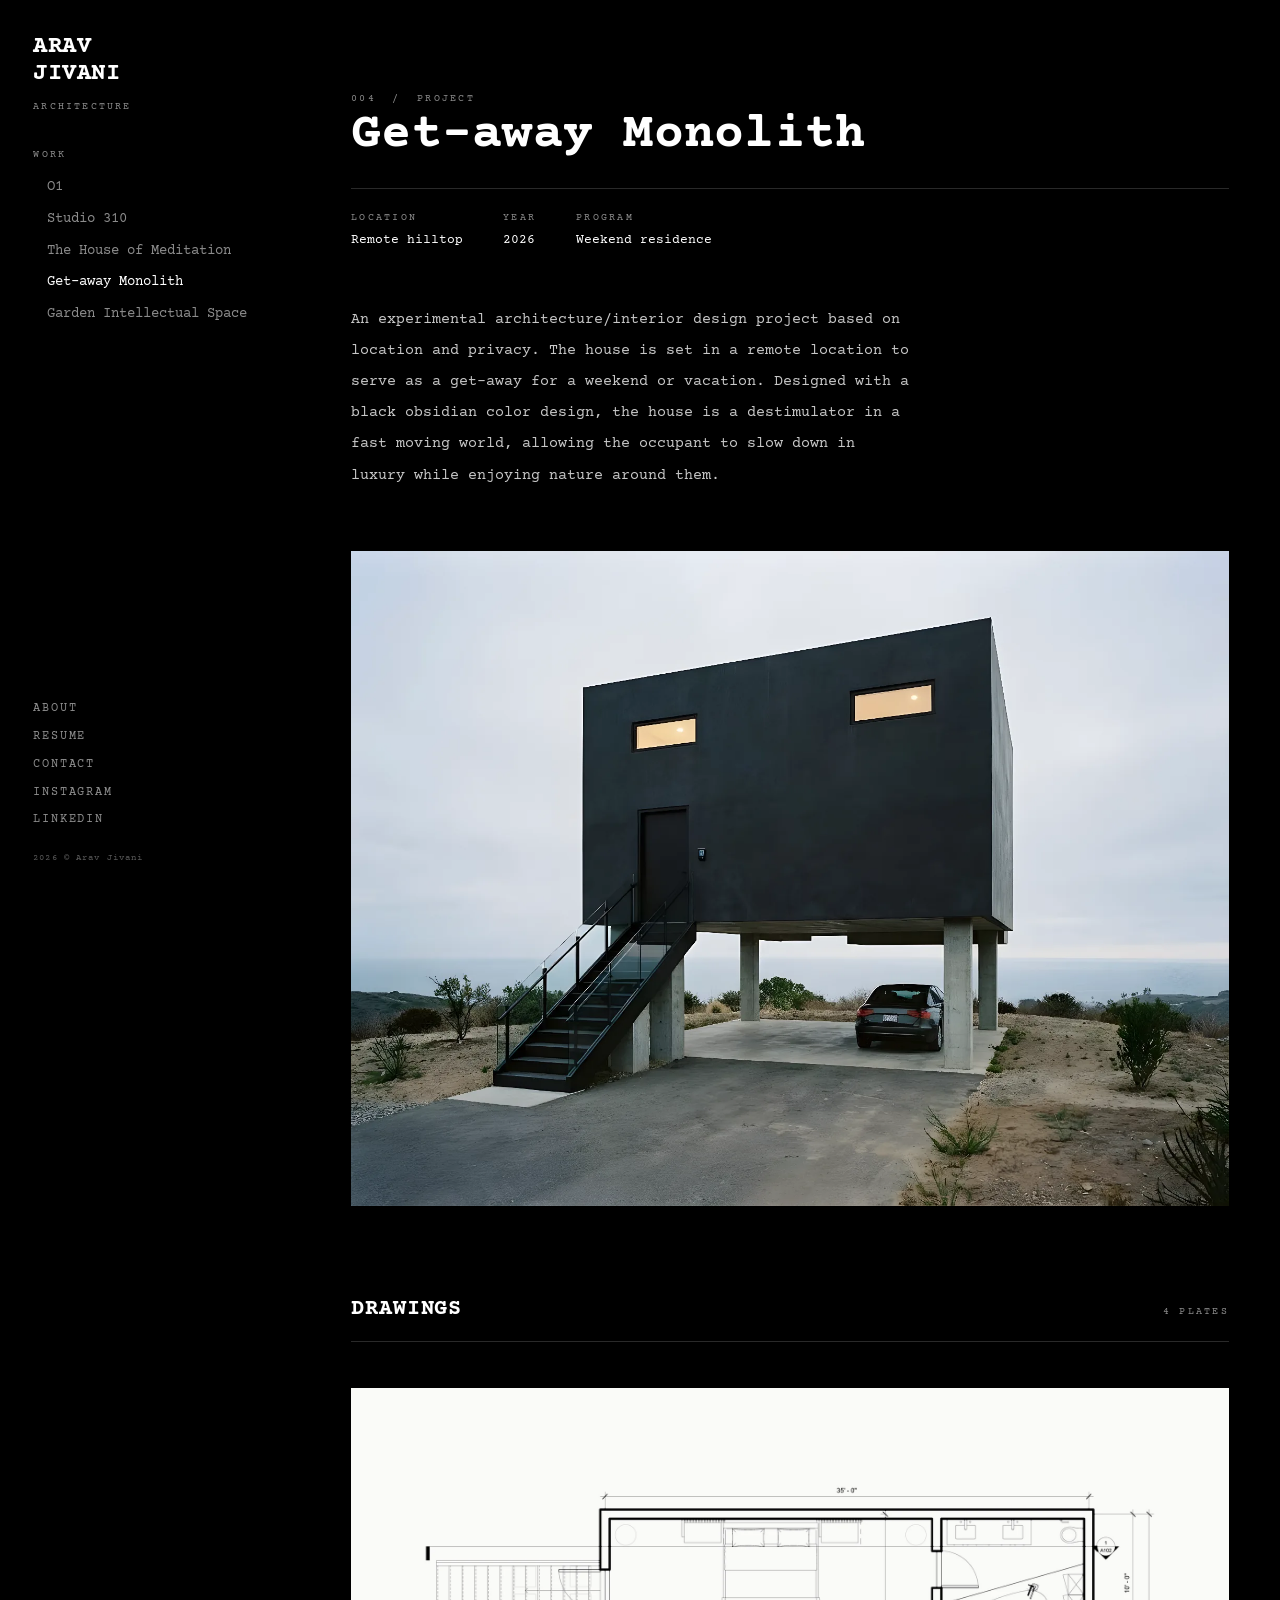
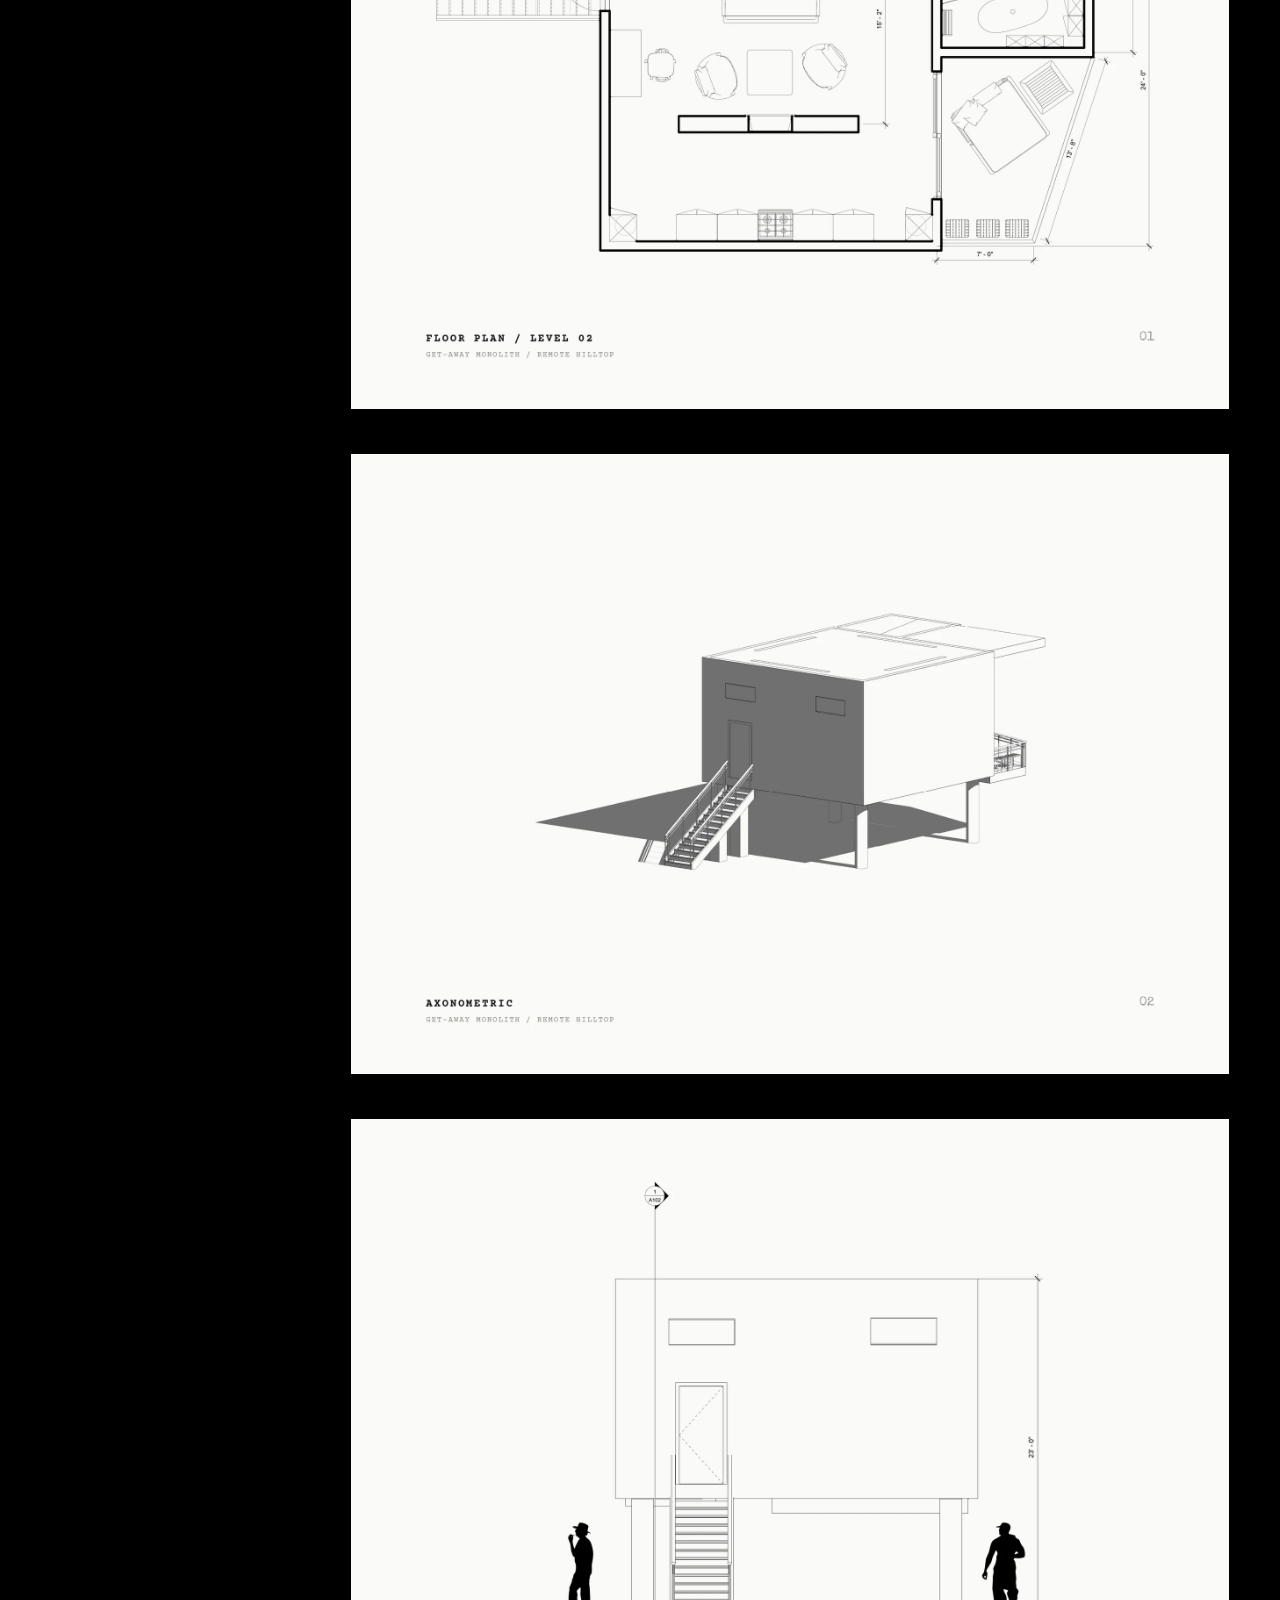
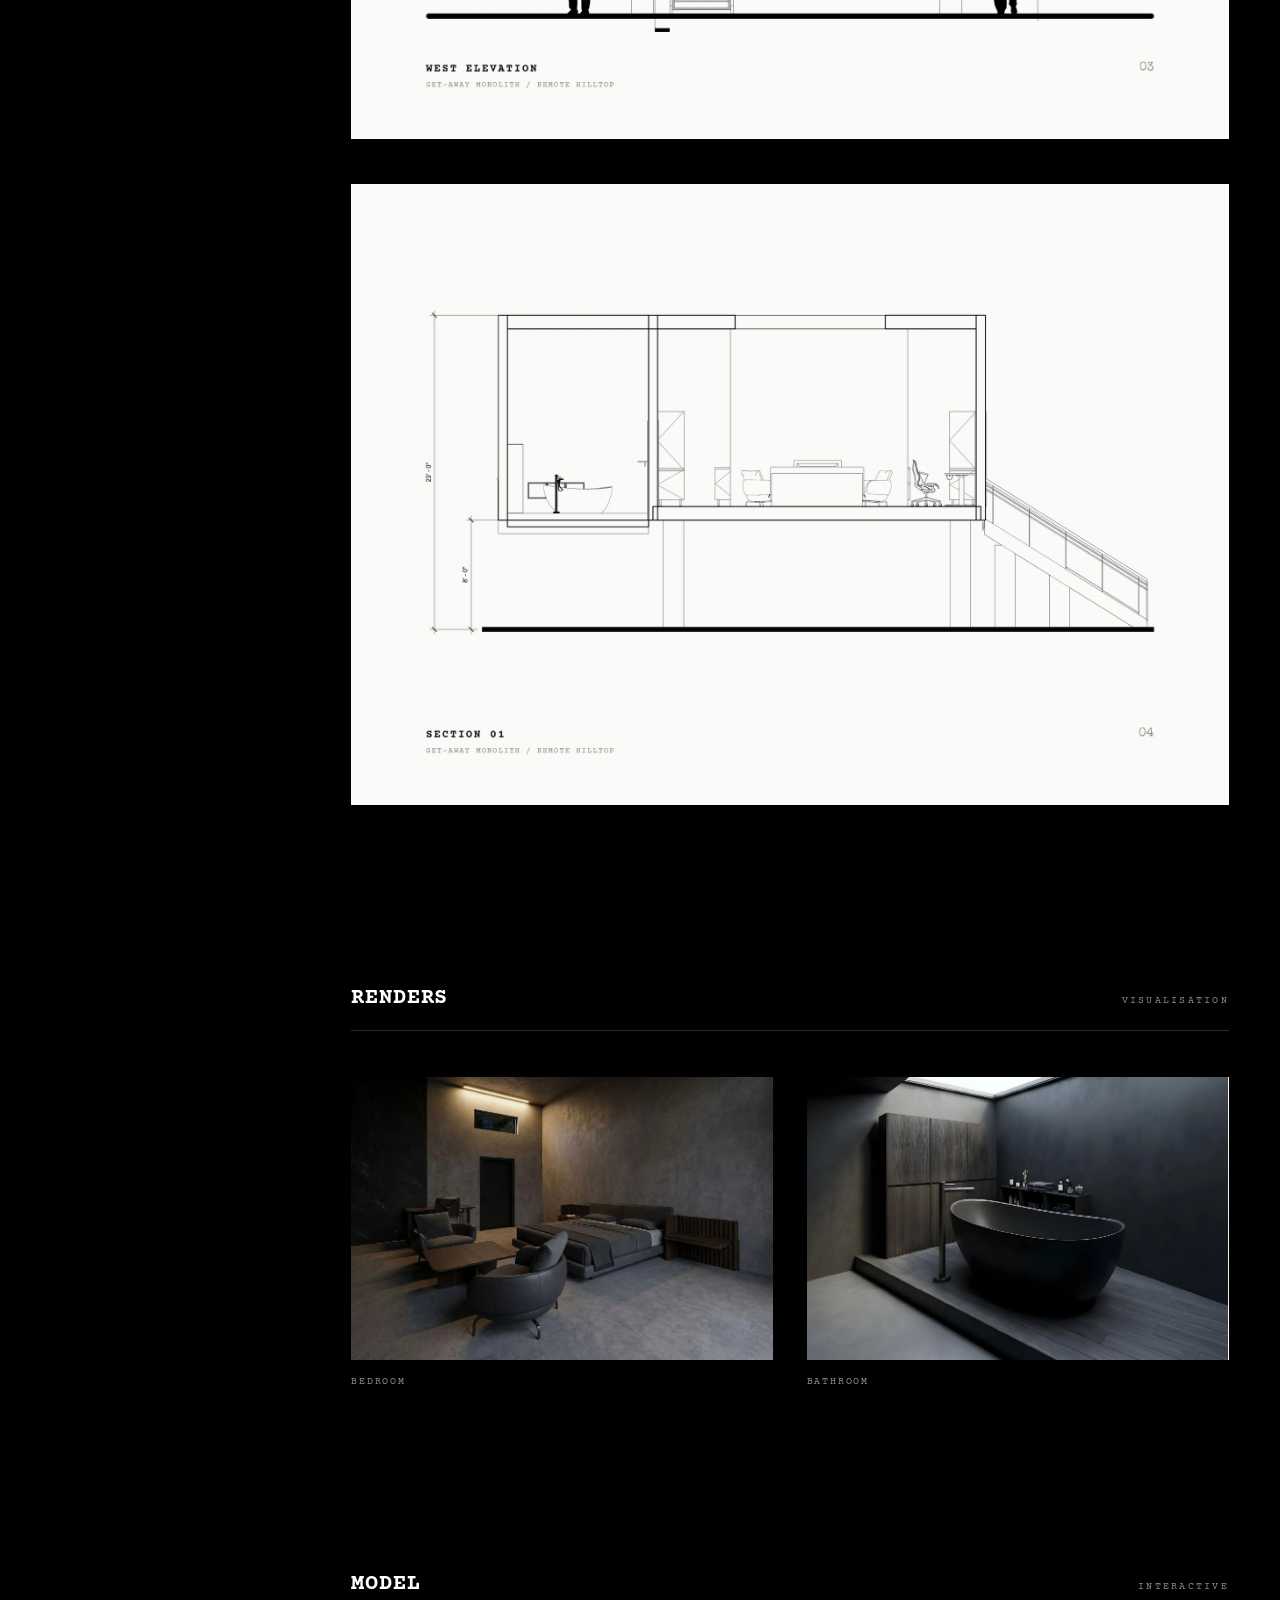
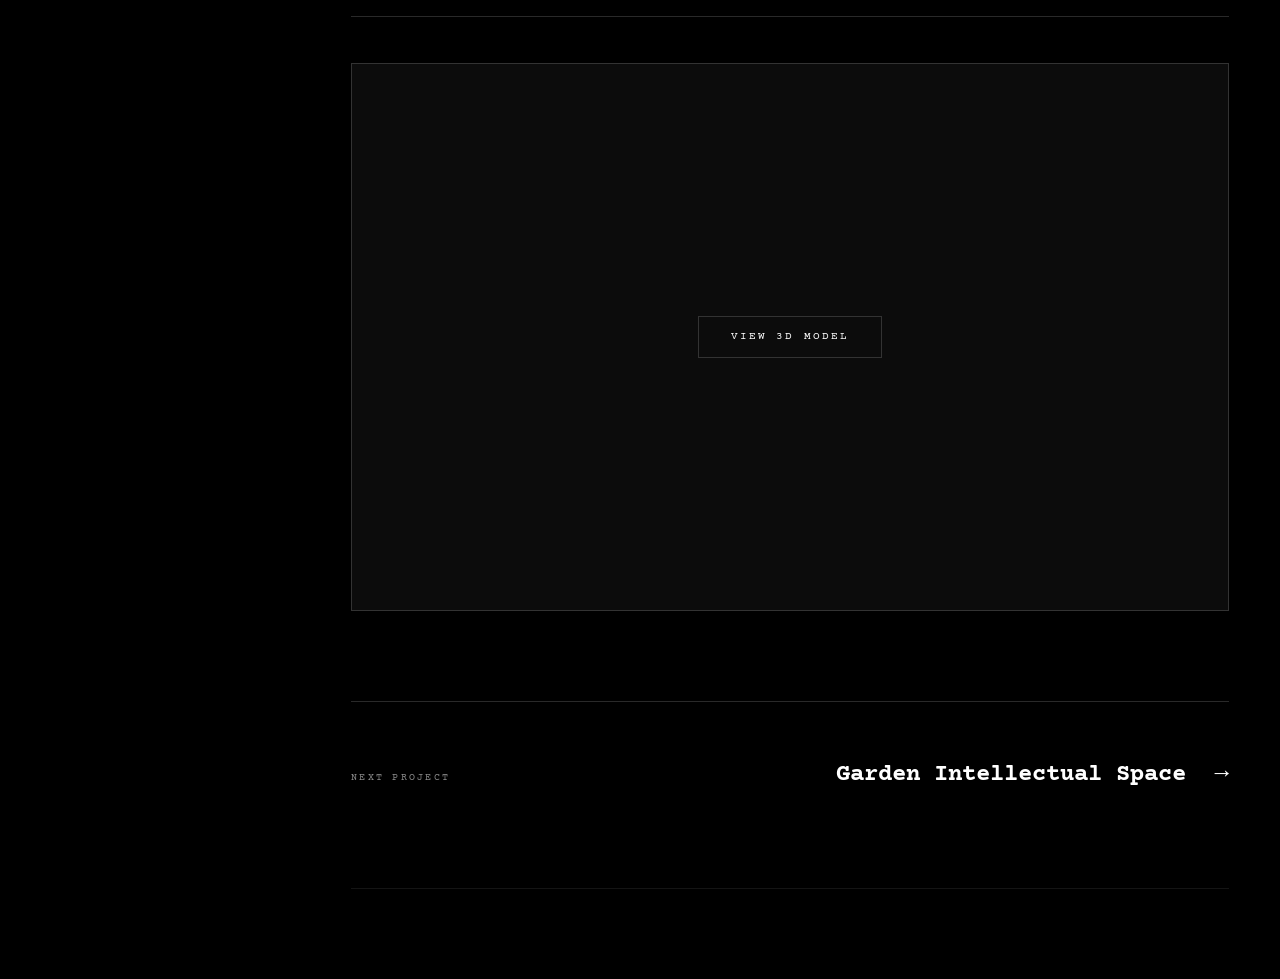
<file: monolith.html>
<!DOCTYPE html>
<html lang="en">
<head>
<meta charset="UTF-8">
<meta name="viewport" content="width=device-width, initial-scale=1.0">
<title>Get-away Monolith — Arav Jivani</title>
<meta name="description" content="An experimental architecture/interior design project based on location and privacy. The house is set in a remote location to serve as a get-away for a week">
<meta name="author" content="Arav Jivani">
<meta property="og:title" content="Get-away Monolith — Arav Jivani">
<meta property="og:description" content="An experimental architecture/interior design project based on location and privacy. The house is set in a remote location to serve as a get-away for a week">
<meta property="og:type" content="website">
<meta property="og:url" content="https://arav-jivani.com">
<meta name="twitter:card" content="summary_large_image">
<link rel="preconnect" href="https://fonts.googleapis.com">
<link rel="preconnect" href="https://fonts.gstatic.com" crossorigin>
<link rel="stylesheet" href="style.css">
</head>
<body>
  <aside class="sidebar">
    <a class="brand" href="index.html">
      <span class="brand-name">Arav<br>Jivani</span>
      <span class="brand-sub">Architecture</span>
    </a>

    <nav class="nav-group">
      <a class="nav-head" href="portfolio.html">Work</a>
      <ul class="nav-list">
        <li><a class="nav-link" href="o1.html" data-stage="0"><img class="nav-thumb" src="images/o1-hero.webp" alt="" loading="lazy" decoding="async">O1</a></li>
        <li><a class="nav-link" href="studio310.html" data-stage="1"><img class="nav-thumb" src="images/s310-hero.webp" alt="" loading="lazy" decoding="async">Studio 310</a></li>
        <li><a class="nav-link" href="meditation.html" data-stage="2"><img class="nav-thumb" src="images/meditation-hero.webp" alt="" loading="lazy" decoding="async">The House of Meditation</a></li>
        <li><a class="nav-link" href="monolith.html" data-stage="3" aria-current="page"><img class="nav-thumb" src="images/monolith-hero.webp" alt="" loading="lazy" decoding="async">Get-away Monolith</a></li>
        <li><a class="nav-link" href="garden.html" data-stage="4"><img class="nav-thumb" src="images/garden-hero.webp" alt="" loading="lazy" decoding="async">Garden Intellectual Space</a></li>
      </ul>
    </nav>

    <div class="nav-foot">
      <a href="about.html">About</a>
      <a href="resume.html">Resume</a>
      <a href="mailto:aravjivani@gmail.com">Contact</a>
      <a href="https://www.instagram.com/monolithbyarav/" target="_blank" rel="noopener">Instagram</a>
      <a href="https://www.linkedin.com/in/arav-jivani/" target="_blank" rel="noopener">LinkedIn</a>
      <p class="nav-copy">2026 &copy; Arav Jivani</p>
    </div>
  </aside>

  <main class="page">
    <div class="page-inner">
      <header class="page-head">
        <p class="label">004 &nbsp;/&nbsp; Project</p>
        <h1>Get-away Monolith</h1>
        <div class="proj-meta">
          <div><span class="label">Location</span><span>Remote hilltop</span></div>
          <div><span class="label">Year</span><span>2026</span></div>
          <div><span class="label">Program</span><span>Weekend residence</span></div>
        </div>
      </header>

      <p class="lede">An experimental architecture/interior design project based on location and privacy. The house is set in a remote location to serve as a get-away for a weekend or vacation. Designed with a black obsidian color design, the house is a destimulator in a fast moving world, allowing the occupant to slow down in luxury while enjoying nature around them.</p>
      <figure class="full-bleed"><img src="images/monolith-hero.webp" alt="Get-away Monolith" decoding="async"></figure>


      <section class="section">
        <div class="sec-head"><h2>Drawings</h2><span class="label">4 plates</span></div>
        <div class="plates">
        <figure class="plate reveal"><img src="images/plates/monolith-01.webp" alt="Get-away Monolith — Floor plan, level 02" loading="lazy" decoding="async"></figure>
        <figure class="plate reveal"><img src="images/plates/monolith-02.webp" alt="Get-away Monolith — Axonometric" loading="lazy" decoding="async"></figure>
        <figure class="plate reveal"><img src="images/plates/monolith-03.webp" alt="Get-away Monolith — West elevation" loading="lazy" decoding="async"></figure>
        <figure class="plate reveal"><img src="images/plates/monolith-04.webp" alt="Get-away Monolith — Section 01" loading="lazy" decoding="async"></figure>
        </div>
      </section>


      <section class="section">
        <div class="sec-head"><h2>Renders</h2><span class="label">Visualisation</span></div>
        <div class="renders">
        <figure class="reveal">
          <a href="images/renders/monolith-bedroom.webp" target="_blank" rel="noopener" aria-label="Open full size">
            <img src="images/renders/monolith-bedroom.webp" alt="Bedroom" loading="lazy" decoding="async">
          </a>
          <figcaption>Bedroom</figcaption>
        </figure>
        <figure class="reveal">
          <a href="images/renders/monolith-bathroom.webp" target="_blank" rel="noopener" aria-label="Open full size">
            <img src="images/renders/monolith-bathroom.webp" alt="Bathroom" loading="lazy" decoding="async">
          </a>
          <figcaption>Bathroom</figcaption>
        </figure>
        </div>
      </section>

      <section class="section">
        <div class="sec-head"><h2>Model</h2><span class="label">Interactive</span></div>
        <div class="model" data-model="images/monolith-model.glb">
          <canvas></canvas>
          <button class="model-btn" type="button">View 3D model</button>
          <span class="model-note">Drag to orbit &nbsp;·&nbsp; scroll to zoom</span>
        </div>
      </section>

      <a class="next" href="garden.html">
        <span class="label">Next project</span>
        <span class="next-title">Garden Intellectual Space &nbsp;&rarr;</span>
      </a>
      <div class="page-foot"></div>
    </div>
  </main>

  <script src="script.js"></script>
</body>
</html>
</file>
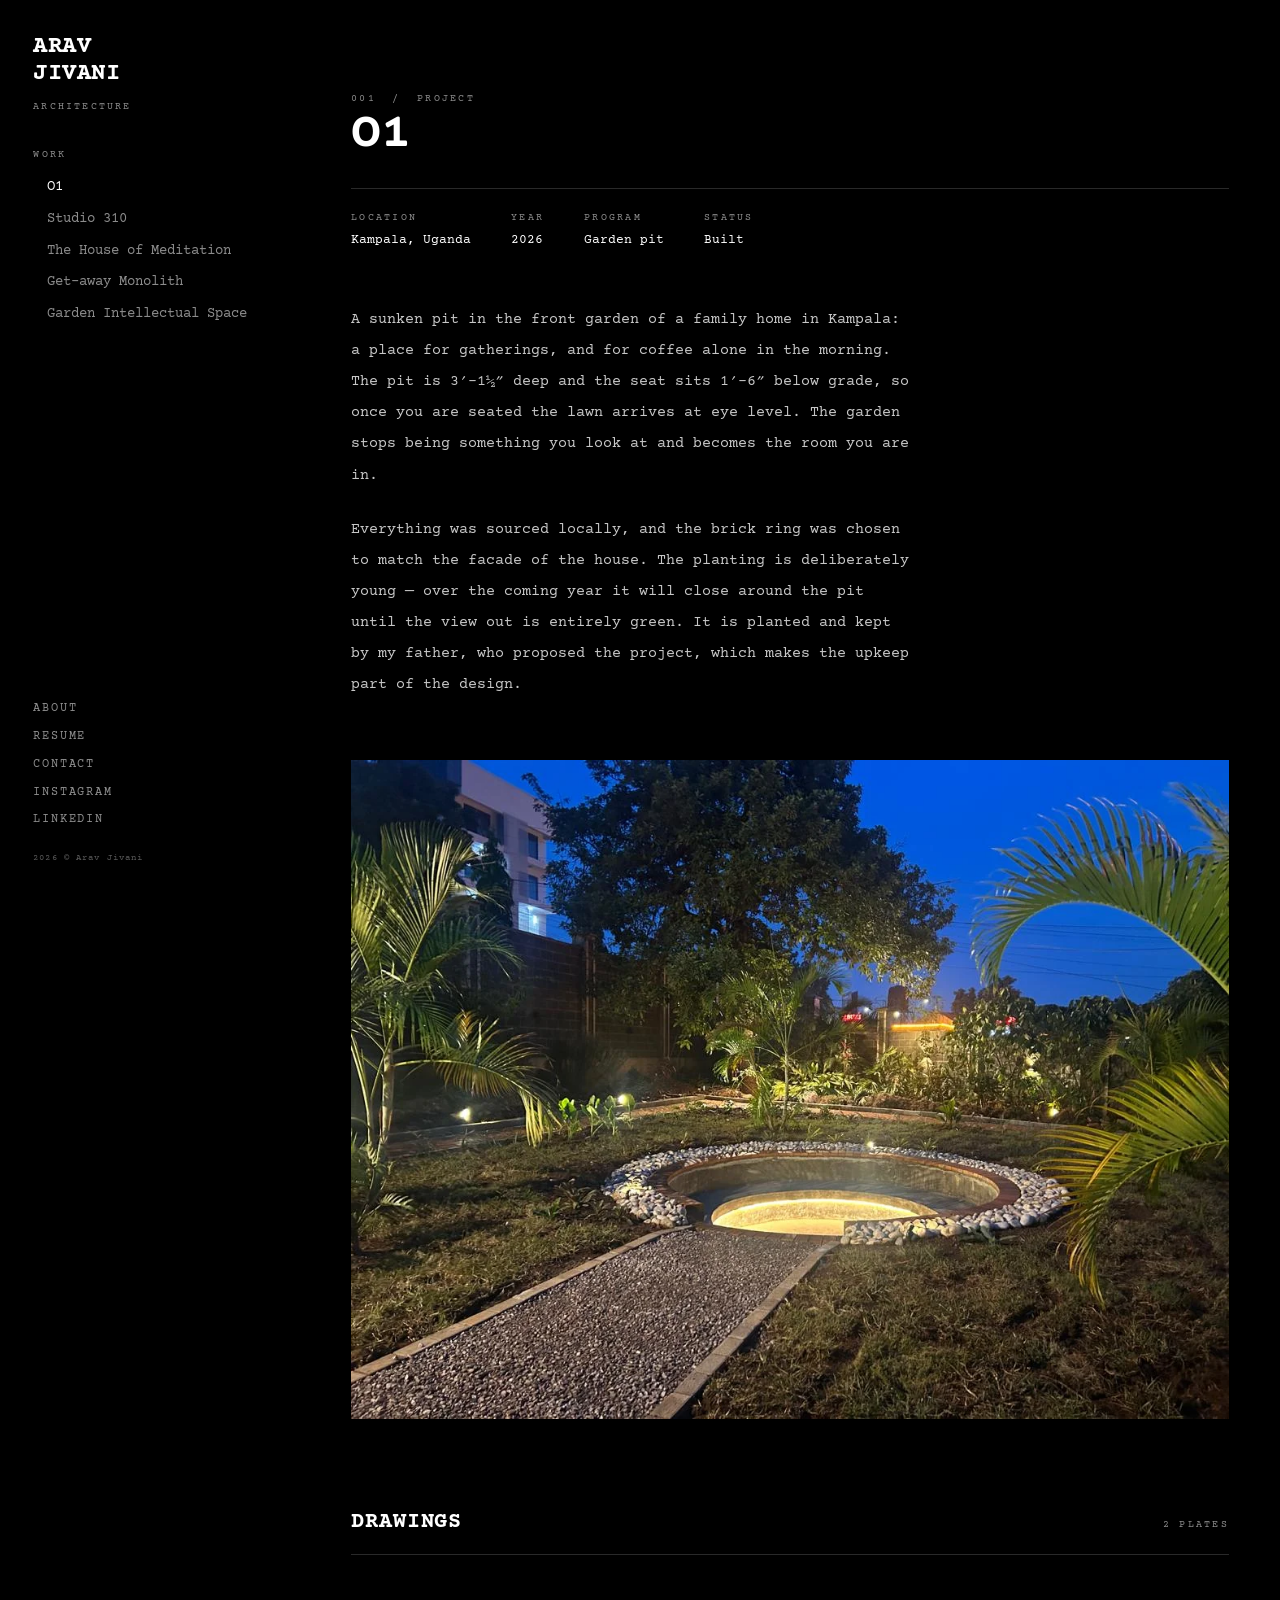
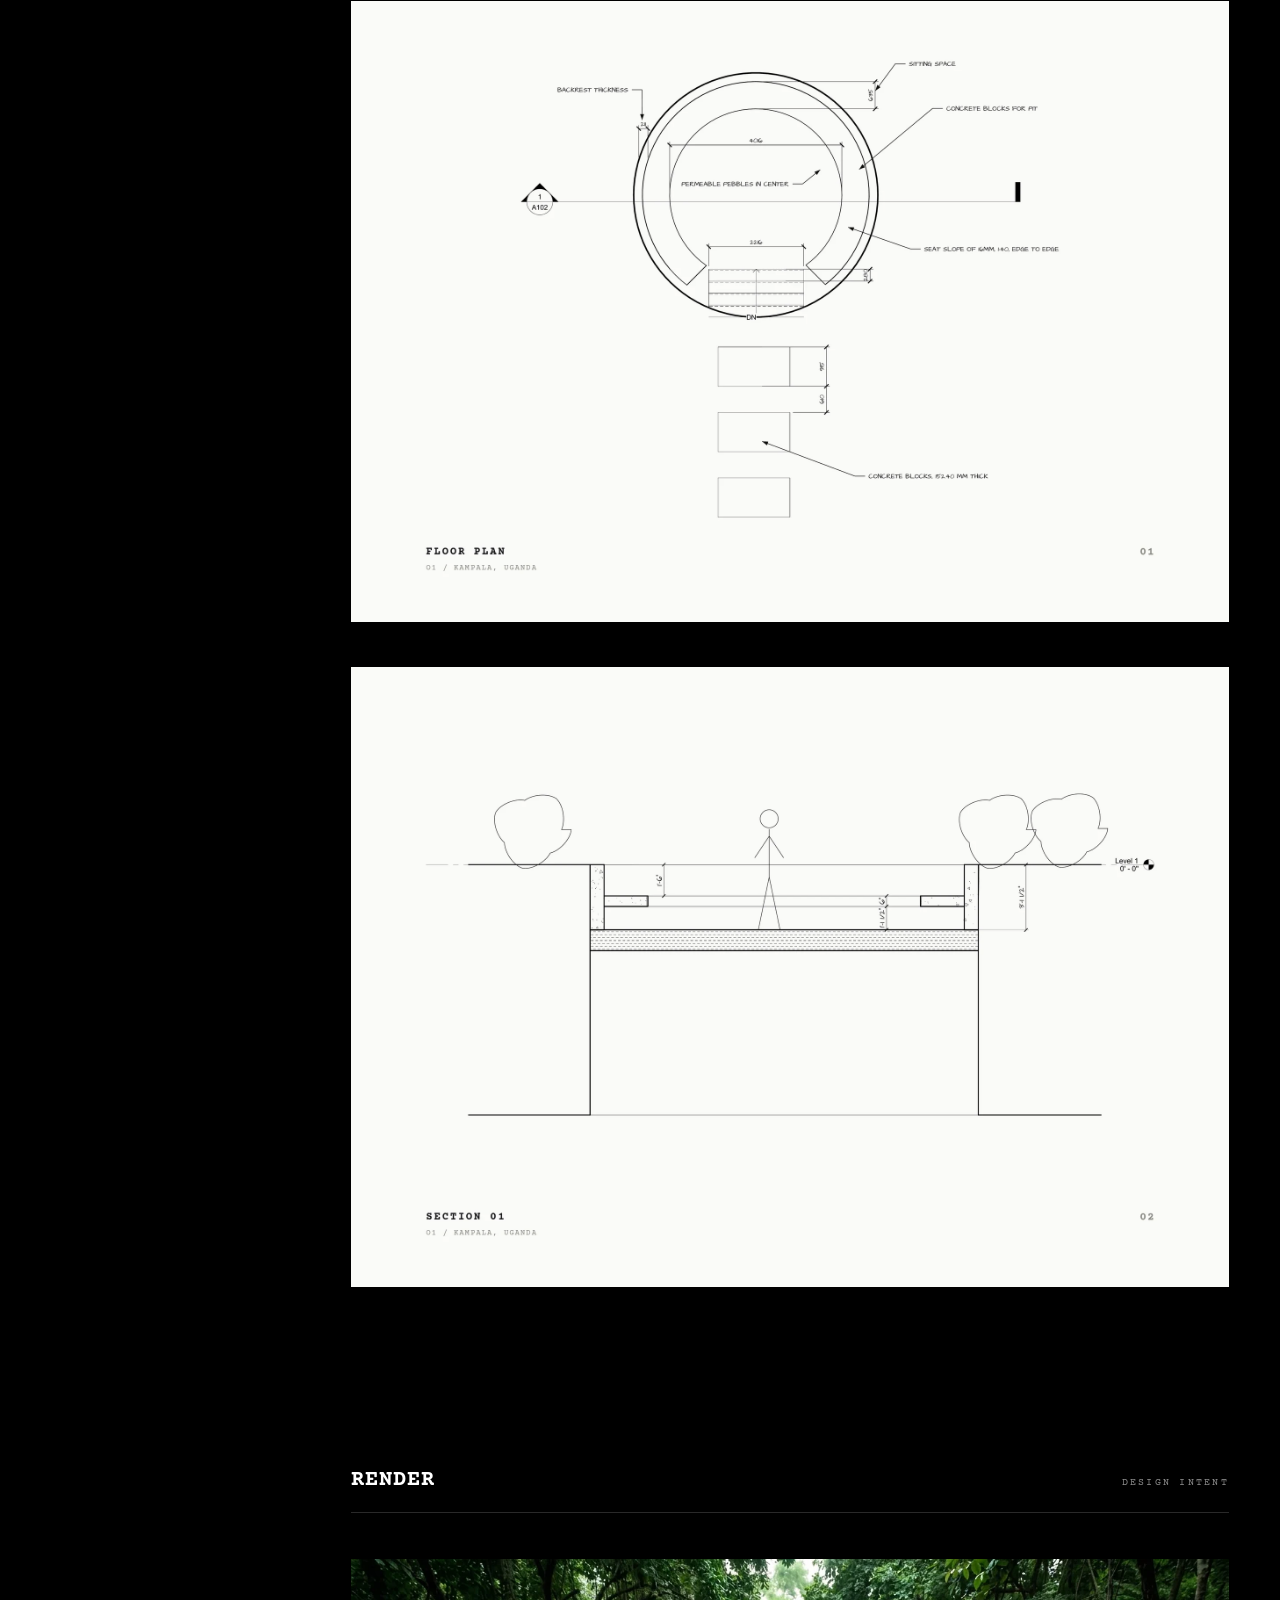
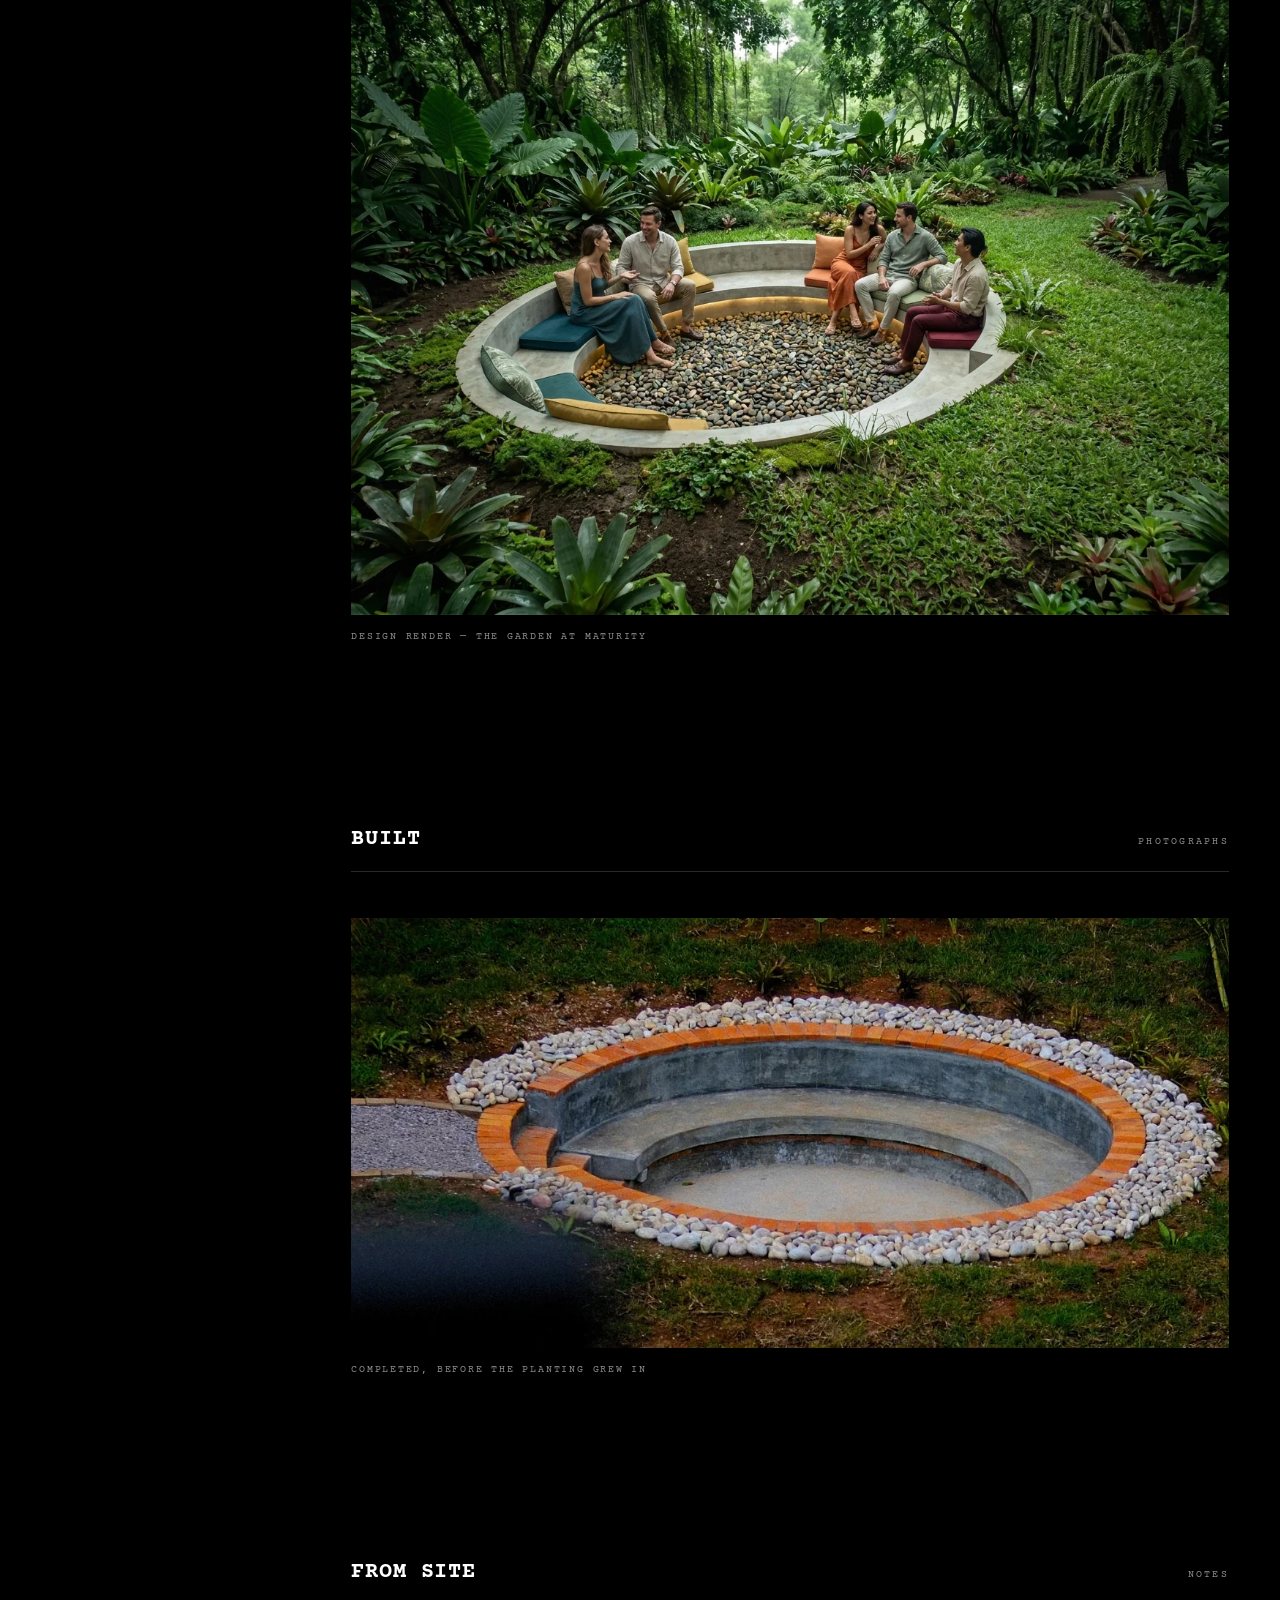
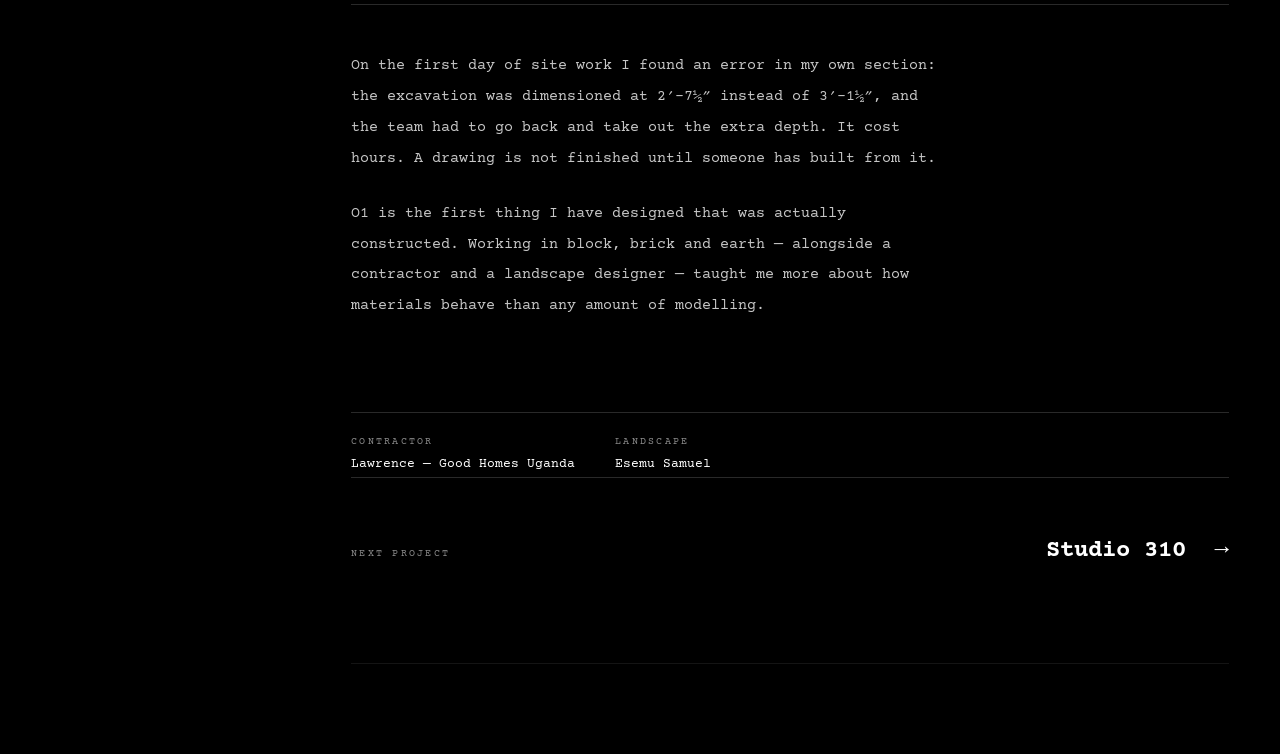
<file: o1.html>
<!DOCTYPE html>
<html lang="en">
<head>
<meta charset="UTF-8">
<meta name="viewport" content="width=device-width, initial-scale=1.0">
<title>O1 — Arav Jivani</title>
<meta name="description" content="A sunken pit in the front garden of a family home in Kampala: a place for gatherings, and for coffee alone in the morning. The pit is 3′-1½″ deep and the s">
<meta name="author" content="Arav Jivani">
<meta property="og:title" content="O1 — Arav Jivani">
<meta property="og:description" content="A sunken pit in the front garden of a family home in Kampala: a place for gatherings, and for coffee alone in the morning. The pit is 3′-1½″ deep and the s">
<meta property="og:type" content="website">
<meta property="og:url" content="https://arav-jivani.com">
<meta name="twitter:card" content="summary_large_image">
<link rel="preconnect" href="https://fonts.googleapis.com">
<link rel="preconnect" href="https://fonts.gstatic.com" crossorigin>
<link rel="stylesheet" href="style.css">
</head>
<body>
  <aside class="sidebar">
    <a class="brand" href="index.html">
      <span class="brand-name">Arav<br>Jivani</span>
      <span class="brand-sub">Architecture</span>
    </a>

    <nav class="nav-group">
      <a class="nav-head" href="portfolio.html">Work</a>
      <ul class="nav-list">
        <li><a class="nav-link" href="o1.html" data-stage="0" aria-current="page"><img class="nav-thumb" src="images/o1-hero.webp" alt="" loading="lazy" decoding="async">O1</a></li>
        <li><a class="nav-link" href="studio310.html" data-stage="1"><img class="nav-thumb" src="images/s310-hero.webp" alt="" loading="lazy" decoding="async">Studio 310</a></li>
        <li><a class="nav-link" href="meditation.html" data-stage="2"><img class="nav-thumb" src="images/meditation-hero.webp" alt="" loading="lazy" decoding="async">The House of Meditation</a></li>
        <li><a class="nav-link" href="monolith.html" data-stage="3"><img class="nav-thumb" src="images/monolith-hero.webp" alt="" loading="lazy" decoding="async">Get-away Monolith</a></li>
        <li><a class="nav-link" href="garden.html" data-stage="4"><img class="nav-thumb" src="images/garden-hero.webp" alt="" loading="lazy" decoding="async">Garden Intellectual Space</a></li>
      </ul>
    </nav>

    <div class="nav-foot">
      <a href="about.html">About</a>
      <a href="resume.html">Resume</a>
      <a href="mailto:aravjivani@gmail.com">Contact</a>
      <a href="https://www.instagram.com/monolithbyarav/" target="_blank" rel="noopener">Instagram</a>
      <a href="https://www.linkedin.com/in/arav-jivani/" target="_blank" rel="noopener">LinkedIn</a>
      <p class="nav-copy">2026 &copy; Arav Jivani</p>
    </div>
  </aside>

  <main class="page">
    <div class="page-inner">
      <header class="page-head">
        <p class="label">001 &nbsp;/&nbsp; Project</p>
        <h1>O1</h1>
        <div class="proj-meta">
          <div><span class="label">Location</span><span>Kampala, Uganda</span></div>
          <div><span class="label">Year</span><span>2026</span></div>
          <div><span class="label">Program</span><span>Garden pit</span></div>
          <div><span class="label">Status</span><span>Built</span></div>
        </div>
      </header>

      <p class="lede">A sunken pit in the front garden of a family home in Kampala: a place for gatherings, and for coffee alone in the morning. The pit is 3′-1½″ deep and the seat sits 1′-6″ below grade, so once you are seated the lawn arrives at eye level. The garden stops being something you look at and becomes the room you are in.</p>
      <p class="lede" style="margin-top:1.5em">Everything was sourced locally, and the brick ring was chosen to match the facade of the house. The planting is deliberately young — over the coming year it will close around the pit until the view out is entirely green. It is planted and kept by my father, who proposed the project, which makes the upkeep part of the design.</p>
      <figure class="full-bleed"><img src="images/o1-hero.webp" alt="O1" decoding="async"></figure>


      <section class="section">
        <div class="sec-head"><h2>Drawings</h2><span class="label">2 plates</span></div>
        <div class="plates">
        <figure class="plate reveal"><img src="images/plates/o1-01.webp" alt="O1 — Floor plan" loading="lazy" decoding="async"></figure>
        <figure class="plate reveal"><img src="images/plates/o1-02.webp" alt="O1 — Section 01" loading="lazy" decoding="async"></figure>
        </div>
      </section>


      <section class="section">
        <div class="sec-head"><h2>Render</h2><span class="label">Design intent</span></div>
        <div class="renders">
        <figure class="reveal span-2">
          <a href="images/renders/o1-render.webp" target="_blank" rel="noopener" aria-label="Open full size">
            <img src="images/renders/o1-render.webp" alt="Design render — the garden at maturity" loading="lazy" decoding="async">
          </a>
          <figcaption>Design render — the garden at maturity</figcaption>
        </figure>
        </div>
      </section>

      <section class="section">
        <div class="sec-head"><h2>Built</h2><span class="label">Photographs</span></div>
        <div class="renders">
        <figure class="reveal span-2">
          <a href="images/renders/o1-day.webp" target="_blank" rel="noopener" aria-label="Open full size">
            <img src="images/renders/o1-day.webp" alt="Completed, before the planting grew in" loading="lazy" decoding="async">
          </a>
          <figcaption>Completed, before the planting grew in</figcaption>
        </figure>
        </div>
      </section>

      <section class="section">
        <div class="sec-head"><h2>From site</h2><span class="label">Notes</span></div>
        <div class="about-body">
        <p>On the first day of site work I found an error in my own section: the excavation was dimensioned at 2′-7½″ instead of 3′-1½″, and the team had to go back and take out the extra depth. It cost hours. A drawing is not finished until someone has built from it.</p>
        <p>O1 is the first thing I have designed that was actually constructed. Working in block, brick and earth — alongside a contractor and a landscape designer — taught me more about how materials behave than any amount of modelling.</p>
        </div>
      </section>

      <div class="proj-meta" style="margin-top:0">
          <div><span class="label">Contractor</span><span>Lawrence — Good Homes Uganda</span></div>
          <div><span class="label">Landscape</span><span>Esemu Samuel</span></div>
      </div>

      <a class="next" href="studio310.html">
        <span class="label">Next project</span>
        <span class="next-title">Studio 310 &nbsp;&rarr;</span>
      </a>
      <div class="page-foot"></div>
    </div>
  </main>

  <script src="script.js"></script>
</body>
</html>
</file>
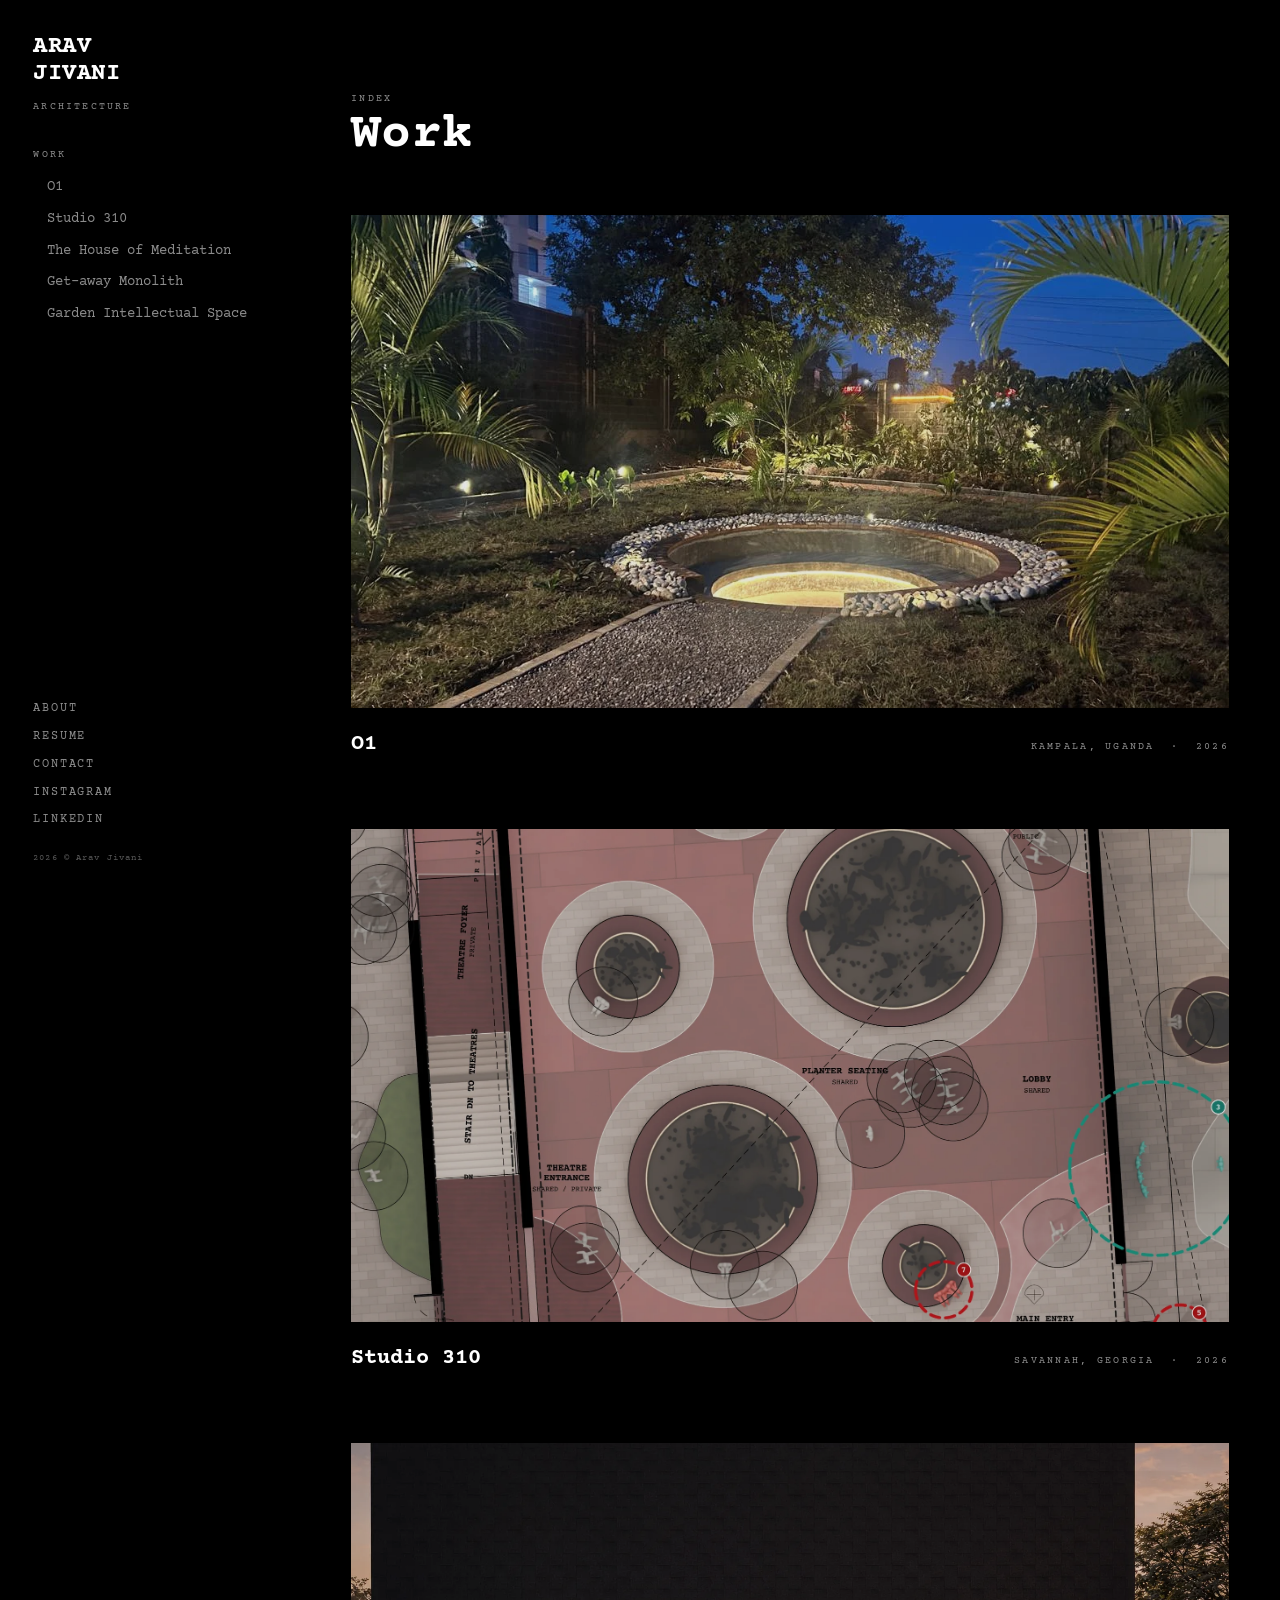
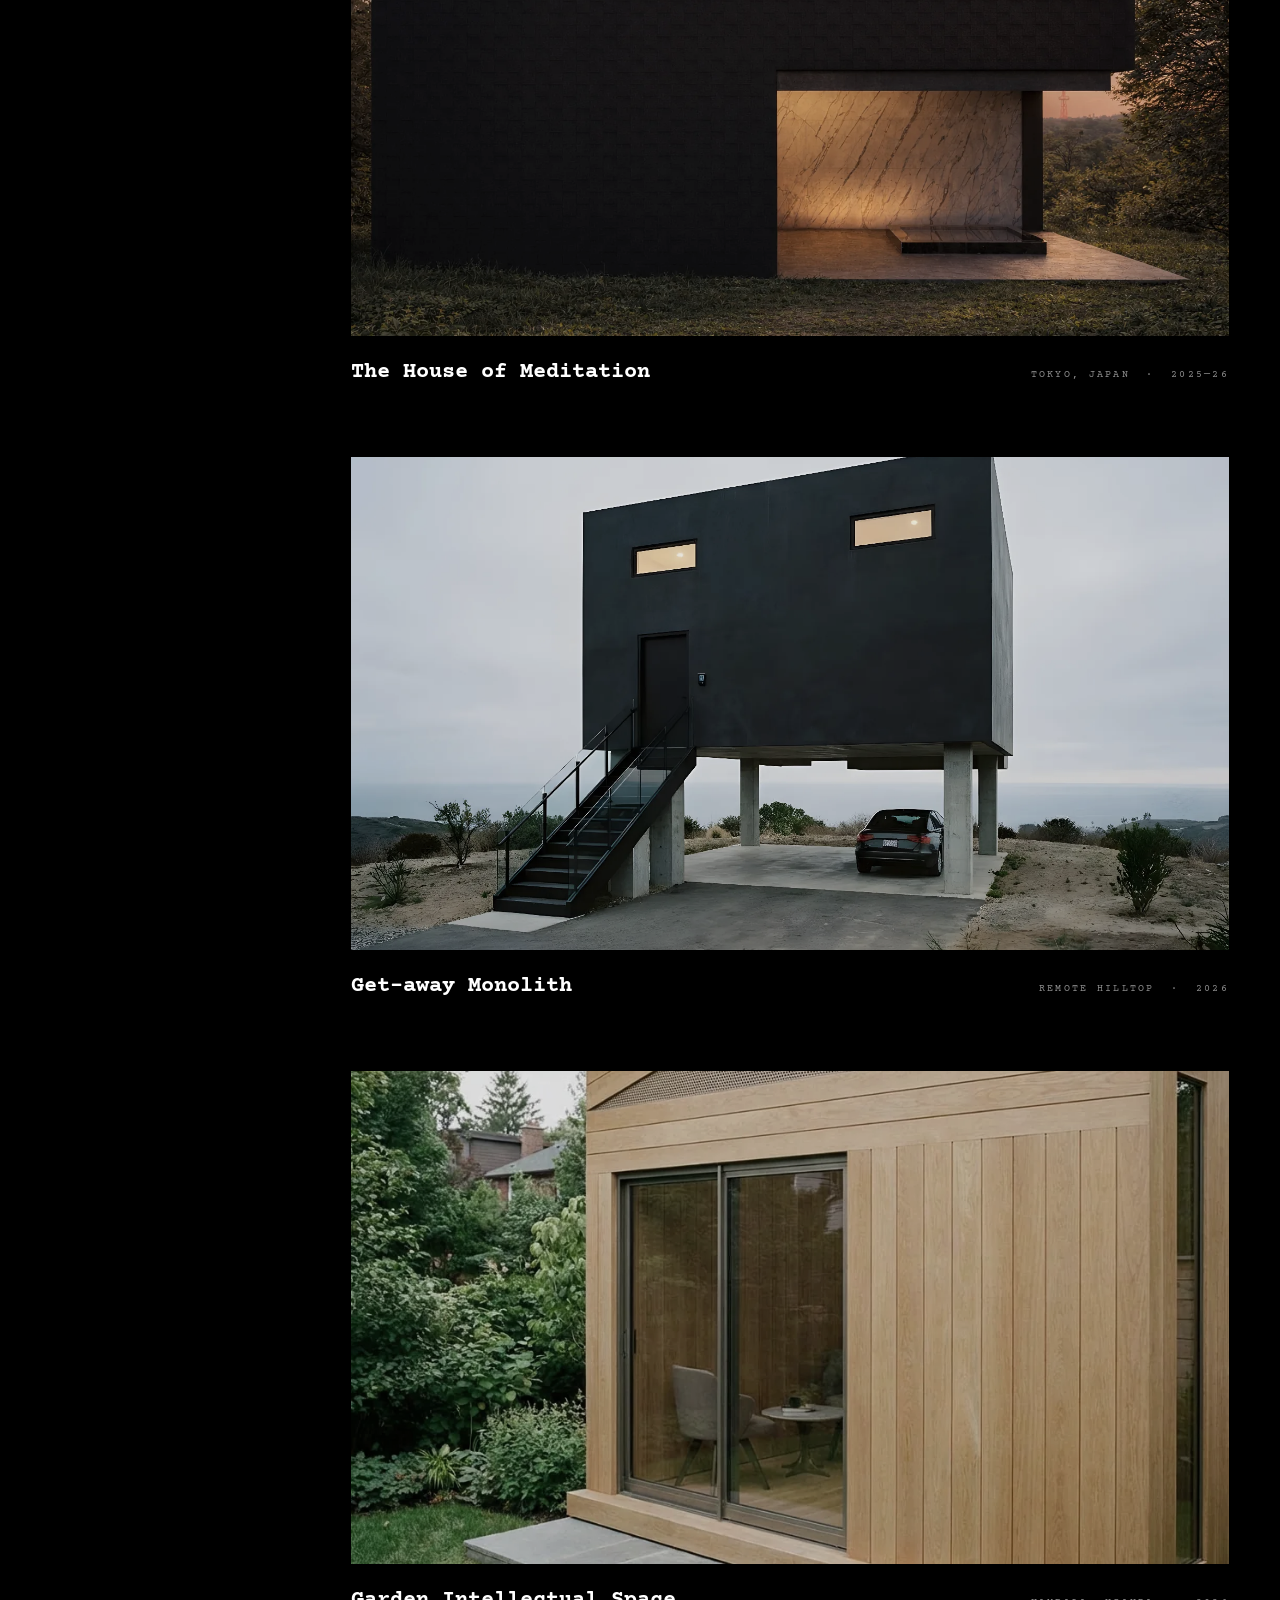
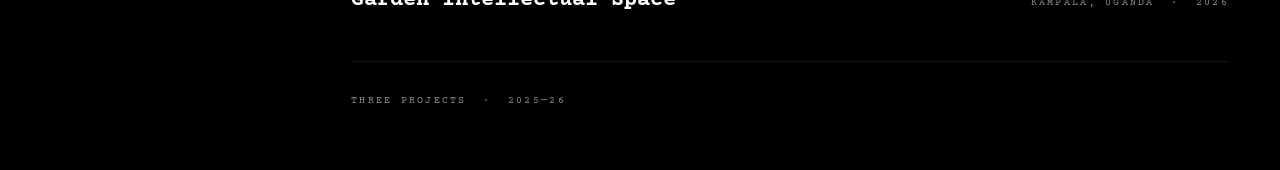
<file: portfolio.html>
<!DOCTYPE html>
<html lang="en">
<head>
<meta charset="UTF-8">
<meta name="viewport" content="width=device-width, initial-scale=1.0">
<title>Work — Arav Jivani</title>
<meta name="description" content="Experimental architecture projects by Arav Jivani.">
<meta name="author" content="Arav Jivani">
<meta property="og:title" content="Work — Arav Jivani">
<meta property="og:description" content="Experimental architecture projects by Arav Jivani.">
<meta property="og:type" content="website">
<meta property="og:url" content="https://arav-jivani.com">
<meta name="twitter:card" content="summary_large_image">
<link rel="preconnect" href="https://fonts.googleapis.com">
<link rel="preconnect" href="https://fonts.gstatic.com" crossorigin>
<link rel="stylesheet" href="style.css">
</head>
<body>
  <aside class="sidebar">
    <a class="brand" href="index.html">
      <span class="brand-name">Arav<br>Jivani</span>
      <span class="brand-sub">Architecture</span>
    </a>

    <nav class="nav-group">
      <a class="nav-head" href="portfolio.html" aria-current="page">Work</a>
      <ul class="nav-list">
        <li><a class="nav-link" href="o1.html" data-stage="0"><img class="nav-thumb" src="images/o1-hero.webp" alt="" loading="lazy" decoding="async">O1</a></li>
        <li><a class="nav-link" href="studio310.html" data-stage="1"><img class="nav-thumb" src="images/s310-hero.webp" alt="" loading="lazy" decoding="async">Studio 310</a></li>
        <li><a class="nav-link" href="meditation.html" data-stage="2"><img class="nav-thumb" src="images/meditation-hero.webp" alt="" loading="lazy" decoding="async">The House of Meditation</a></li>
        <li><a class="nav-link" href="monolith.html" data-stage="3"><img class="nav-thumb" src="images/monolith-hero.webp" alt="" loading="lazy" decoding="async">Get-away Monolith</a></li>
        <li><a class="nav-link" href="garden.html" data-stage="4"><img class="nav-thumb" src="images/garden-hero.webp" alt="" loading="lazy" decoding="async">Garden Intellectual Space</a></li>
      </ul>
    </nav>

    <div class="nav-foot">
      <a href="about.html">About</a>
      <a href="resume.html">Resume</a>
      <a href="mailto:aravjivani@gmail.com">Contact</a>
      <a href="https://www.instagram.com/monolithbyarav/" target="_blank" rel="noopener">Instagram</a>
      <a href="https://www.linkedin.com/in/arav-jivani/" target="_blank" rel="noopener">LinkedIn</a>
      <p class="nav-copy">2026 &copy; Arav Jivani</p>
    </div>
  </aside>

  <main class="page">
    <div class="page-inner">
      <header class="page-head">
        <p class="label">Index</p>
        <h1>Work</h1>
      </header>

      <div class="plates" style="gap:clamp(30px,5vw,64px)">
        <a class="work-card reveal" href="o1.html">
          <img src="images/o1-hero.webp" alt="O1" loading="lazy" decoding="async">
          <div class="work-cap">
            <span class="work-title">O1</span>
            <span class="label">Kampala, Uganda &nbsp;·&nbsp; 2026</span>
          </div>
        </a>
        <a class="work-card reveal" href="studio310.html">
          <img src="images/s310-hero.webp" alt="Studio 310" loading="lazy" decoding="async">
          <div class="work-cap">
            <span class="work-title">Studio 310</span>
            <span class="label">Savannah, Georgia &nbsp;·&nbsp; 2026</span>
          </div>
        </a>
        <a class="work-card reveal" href="meditation.html">
          <img src="images/meditation-hero.webp" alt="The House of Meditation" loading="lazy" decoding="async">
          <div class="work-cap">
            <span class="work-title">The House of Meditation</span>
            <span class="label">Tokyo, Japan &nbsp;·&nbsp; 2025—26</span>
          </div>
        </a>
        <a class="work-card reveal" href="monolith.html">
          <img src="images/monolith-hero.webp" alt="Get-away Monolith" loading="lazy" decoding="async">
          <div class="work-cap">
            <span class="work-title">Get-away Monolith</span>
            <span class="label">Remote hilltop &nbsp;·&nbsp; 2026</span>
          </div>
        </a>
        <a class="work-card reveal" href="garden.html">
          <img src="images/garden-hero.webp" alt="Garden Intellectual Space" loading="lazy" decoding="async">
          <div class="work-cap">
            <span class="work-title">Garden Intellectual Space</span>
            <span class="label">Kampala, Uganda &nbsp;·&nbsp; 2026</span>
          </div>
        </a>
      </div>

      <div class="page-foot"><p class="label">Three projects &nbsp;·&nbsp; 2025—26</p></div>
    </div>
  </main>

  <script src="script.js"></script>
</body>
</html>
</file>
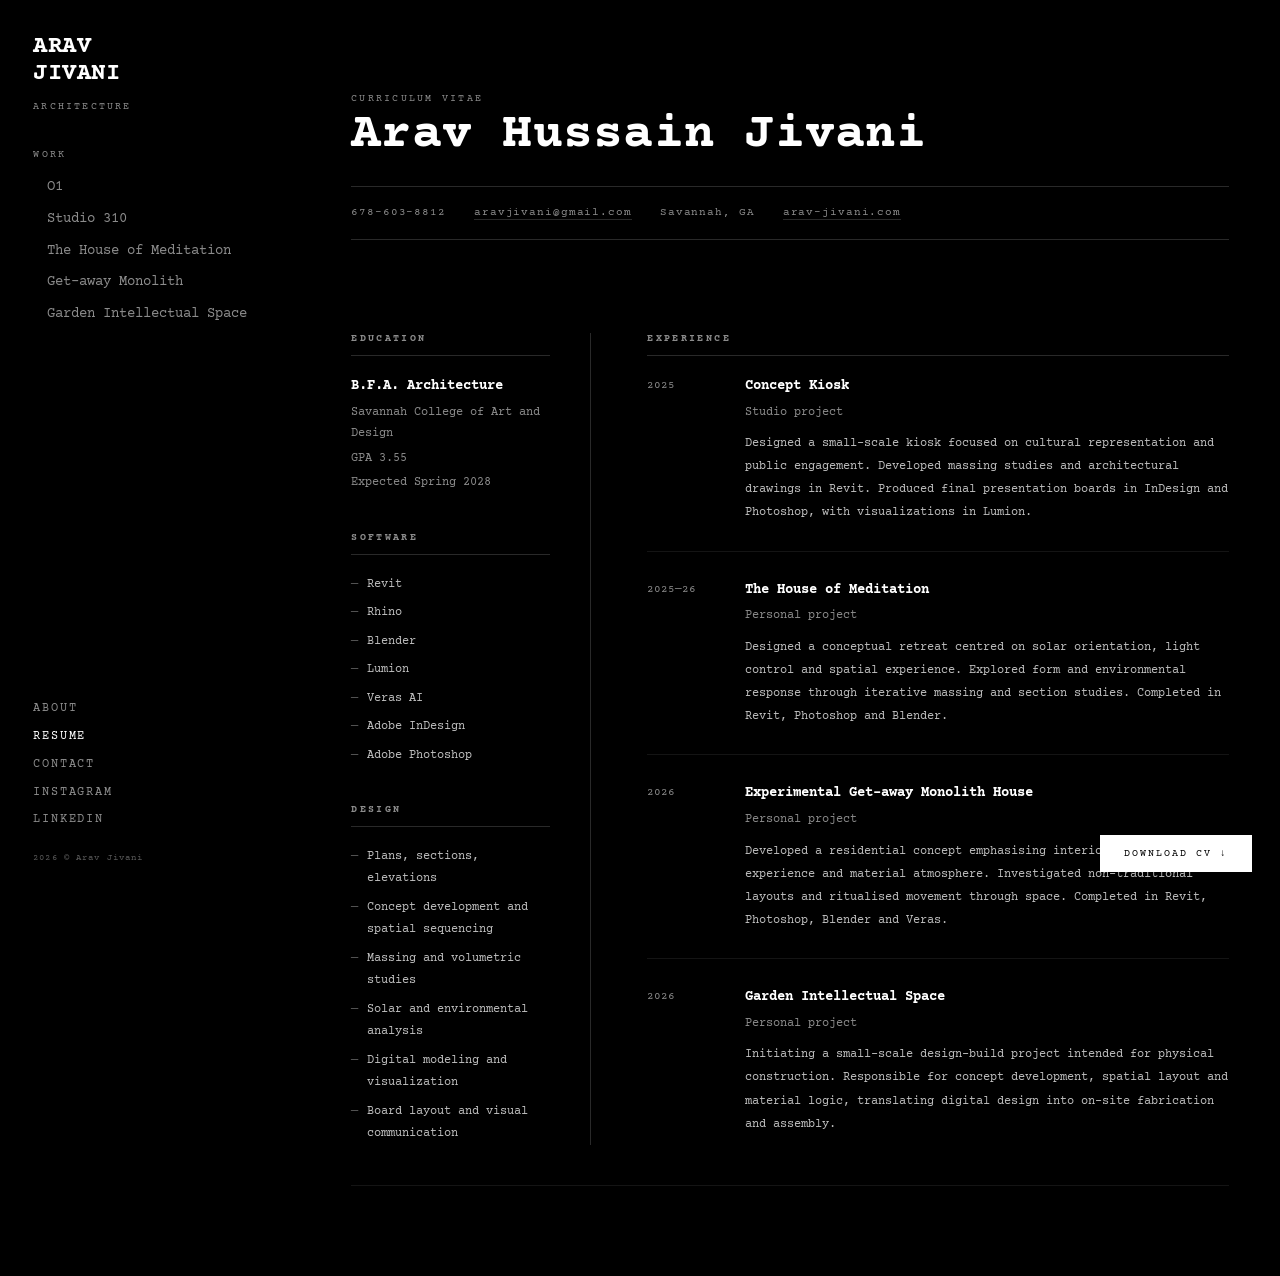
<file: resume.html>
<!DOCTYPE html>
<html lang="en">
<head>
<meta charset="UTF-8">
<meta name="viewport" content="width=device-width, initial-scale=1.0">
<title>Resume — Arav Jivani</title>
<meta name="description" content="Resume of Arav Hussain Jivani, B.F.A. Architecture student at SCAD.">
<meta name="author" content="Arav Jivani">
<meta property="og:title" content="Resume — Arav Jivani">
<meta property="og:description" content="Resume of Arav Hussain Jivani, B.F.A. Architecture student at SCAD.">
<meta property="og:type" content="website">
<meta property="og:url" content="https://arav-jivani.com">
<meta name="twitter:card" content="summary_large_image">
<link rel="preconnect" href="https://fonts.googleapis.com">
<link rel="preconnect" href="https://fonts.gstatic.com" crossorigin>
<link rel="stylesheet" href="style.css">
</head>
<body>
  <aside class="sidebar">
    <a class="brand" href="index.html">
      <span class="brand-name">Arav<br>Jivani</span>
      <span class="brand-sub">Architecture</span>
    </a>

    <nav class="nav-group">
      <a class="nav-head" href="portfolio.html">Work</a>
      <ul class="nav-list">
        <li><a class="nav-link" href="o1.html" data-stage="0"><img class="nav-thumb" src="images/o1-hero.webp" alt="" loading="lazy" decoding="async">O1</a></li>
        <li><a class="nav-link" href="studio310.html" data-stage="1"><img class="nav-thumb" src="images/s310-hero.webp" alt="" loading="lazy" decoding="async">Studio 310</a></li>
        <li><a class="nav-link" href="meditation.html" data-stage="2"><img class="nav-thumb" src="images/meditation-hero.webp" alt="" loading="lazy" decoding="async">The House of Meditation</a></li>
        <li><a class="nav-link" href="monolith.html" data-stage="3"><img class="nav-thumb" src="images/monolith-hero.webp" alt="" loading="lazy" decoding="async">Get-away Monolith</a></li>
        <li><a class="nav-link" href="garden.html" data-stage="4"><img class="nav-thumb" src="images/garden-hero.webp" alt="" loading="lazy" decoding="async">Garden Intellectual Space</a></li>
      </ul>
    </nav>

    <div class="nav-foot">
      <a href="about.html">About</a>
      <a href="resume.html" aria-current="page">Resume</a>
      <a href="mailto:aravjivani@gmail.com">Contact</a>
      <a href="https://www.instagram.com/monolithbyarav/" target="_blank" rel="noopener">Instagram</a>
      <a href="https://www.linkedin.com/in/arav-jivani/" target="_blank" rel="noopener">LinkedIn</a>
      <p class="nav-copy">2026 &copy; Arav Jivani</p>
    </div>
  </aside>

  <main class="page">
    <div class="page-inner cv">
      <header class="page-head">
        <p class="label">Curriculum vitae</p>
        <h1>Arav Hussain Jivani</h1>
        <div class="cv-contact">
          <span>678-603-8812</span>
          <span><a href="mailto:aravjivani@gmail.com">aravjivani@gmail.com</a></span>
          <span>Savannah, GA</span>
          <span><a href="https://arav-jivani.com">arav-jivani.com</a></span>
        </div>
      </header>

      <div class="cv-cols">
        <div class="cv-left">
          <section class="cv-sec">
            <h2 class="cv-sec-title">Education</h2>
            <p class="cv-h">B.F.A. Architecture</p>
            <p class="cv-s">Savannah College of Art and Design</p>
            <p class="cv-s">GPA 3.55</p>
            <p class="cv-s">Expected Spring 2028</p>
          </section>
          <section class="cv-sec">
            <h2 class="cv-sec-title">Software</h2>
            <ul class="cv-list">
            <li>Revit</li>
            <li>Rhino</li>
            <li>Blender</li>
            <li>Lumion</li>
            <li>Veras AI</li>
            <li>Adobe InDesign</li>
            <li>Adobe Photoshop</li>
            </ul>
          </section>
          <section class="cv-sec">
            <h2 class="cv-sec-title">Design</h2>
            <ul class="cv-list">
            <li>Plans, sections, elevations</li>
            <li>Concept development and spatial sequencing</li>
            <li>Massing and volumetric studies</li>
            <li>Solar and environmental analysis</li>
            <li>Digital modeling and visualization</li>
            <li>Board layout and visual communication</li>
            </ul>
          </section>
        </div>

        <div>
          <section class="cv-sec">
            <h2 class="cv-sec-title">Experience</h2>
          <div class="cv-entry">
            <span class="cv-year">2025</span>
            <div>
              <p class="cv-h">Concept Kiosk</p>
              <p class="cv-s">Studio project</p>
              <p class="cv-p">Designed a small-scale kiosk focused on cultural representation and public engagement. Developed massing studies and architectural drawings in Revit. Produced final presentation boards in InDesign and Photoshop, with visualizations in Lumion.</p>
            </div>
          </div>
          <div class="cv-entry">
            <span class="cv-year">2025—26</span>
            <div>
              <p class="cv-h">The House of Meditation</p>
              <p class="cv-s">Personal project</p>
              <p class="cv-p">Designed a conceptual retreat centred on solar orientation, light control and spatial experience. Explored form and environmental response through iterative massing and section studies. Completed in Revit, Photoshop and Blender.</p>
            </div>
          </div>
          <div class="cv-entry">
            <span class="cv-year">2026</span>
            <div>
              <p class="cv-h">Experimental Get-away Monolith House</p>
              <p class="cv-s">Personal project</p>
              <p class="cv-p">Developed a residential concept emphasising interior spatial experience and material atmosphere. Investigated non-traditional layouts and ritualised movement through space. Completed in Revit, Photoshop, Blender and Veras.</p>
            </div>
          </div>
          <div class="cv-entry">
            <span class="cv-year">2026</span>
            <div>
              <p class="cv-h">Garden Intellectual Space</p>
              <p class="cv-s">Personal project</p>
              <p class="cv-p">Initiating a small-scale design-build project intended for physical construction. Responsible for concept development, spatial layout and material logic, translating digital design into on-site fabrication and assembly.</p>
            </div>
          </div>
          </section>
        </div>
      </div>

      <div class="page-foot"></div>
    </div>
  </main>

  <button class="cv-dl" type="button" onclick="window.print()">Download CV &darr;</button>

  <script src="script.js"></script>
</body>
</html>
</file>
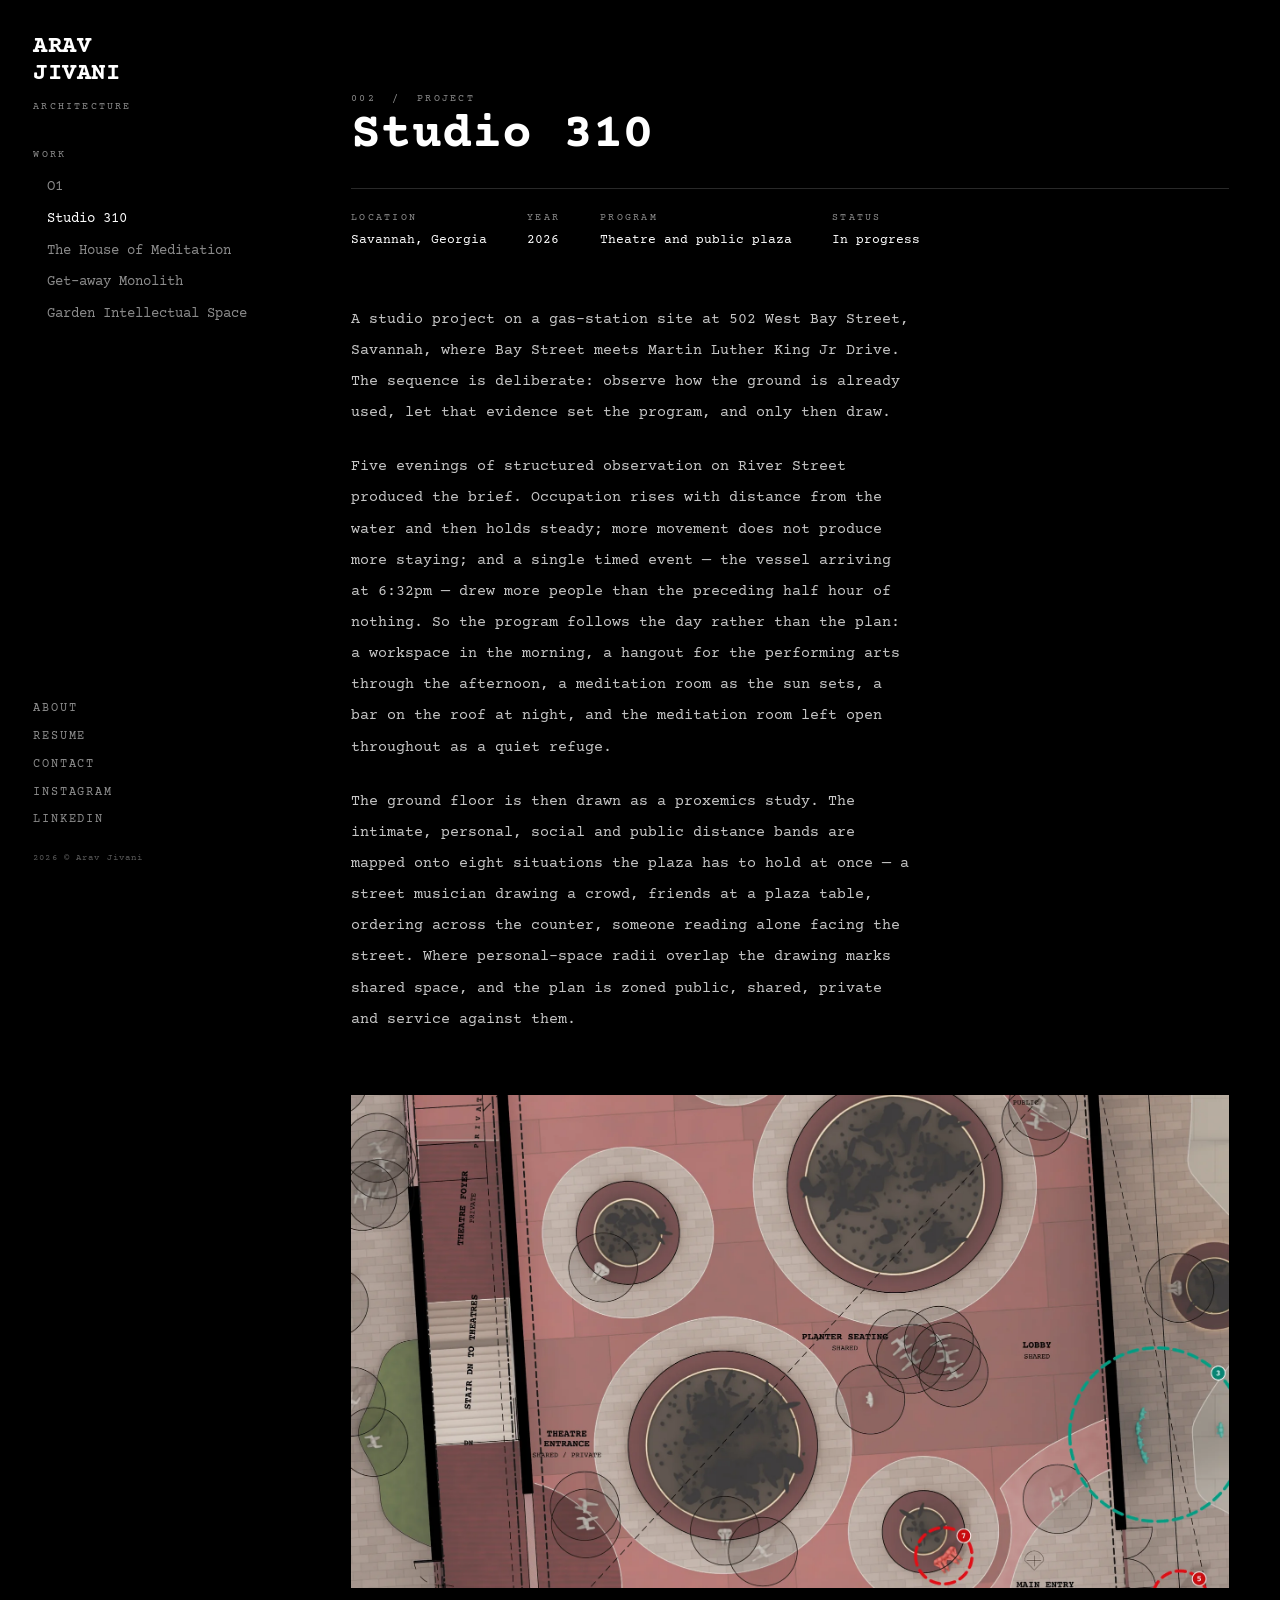
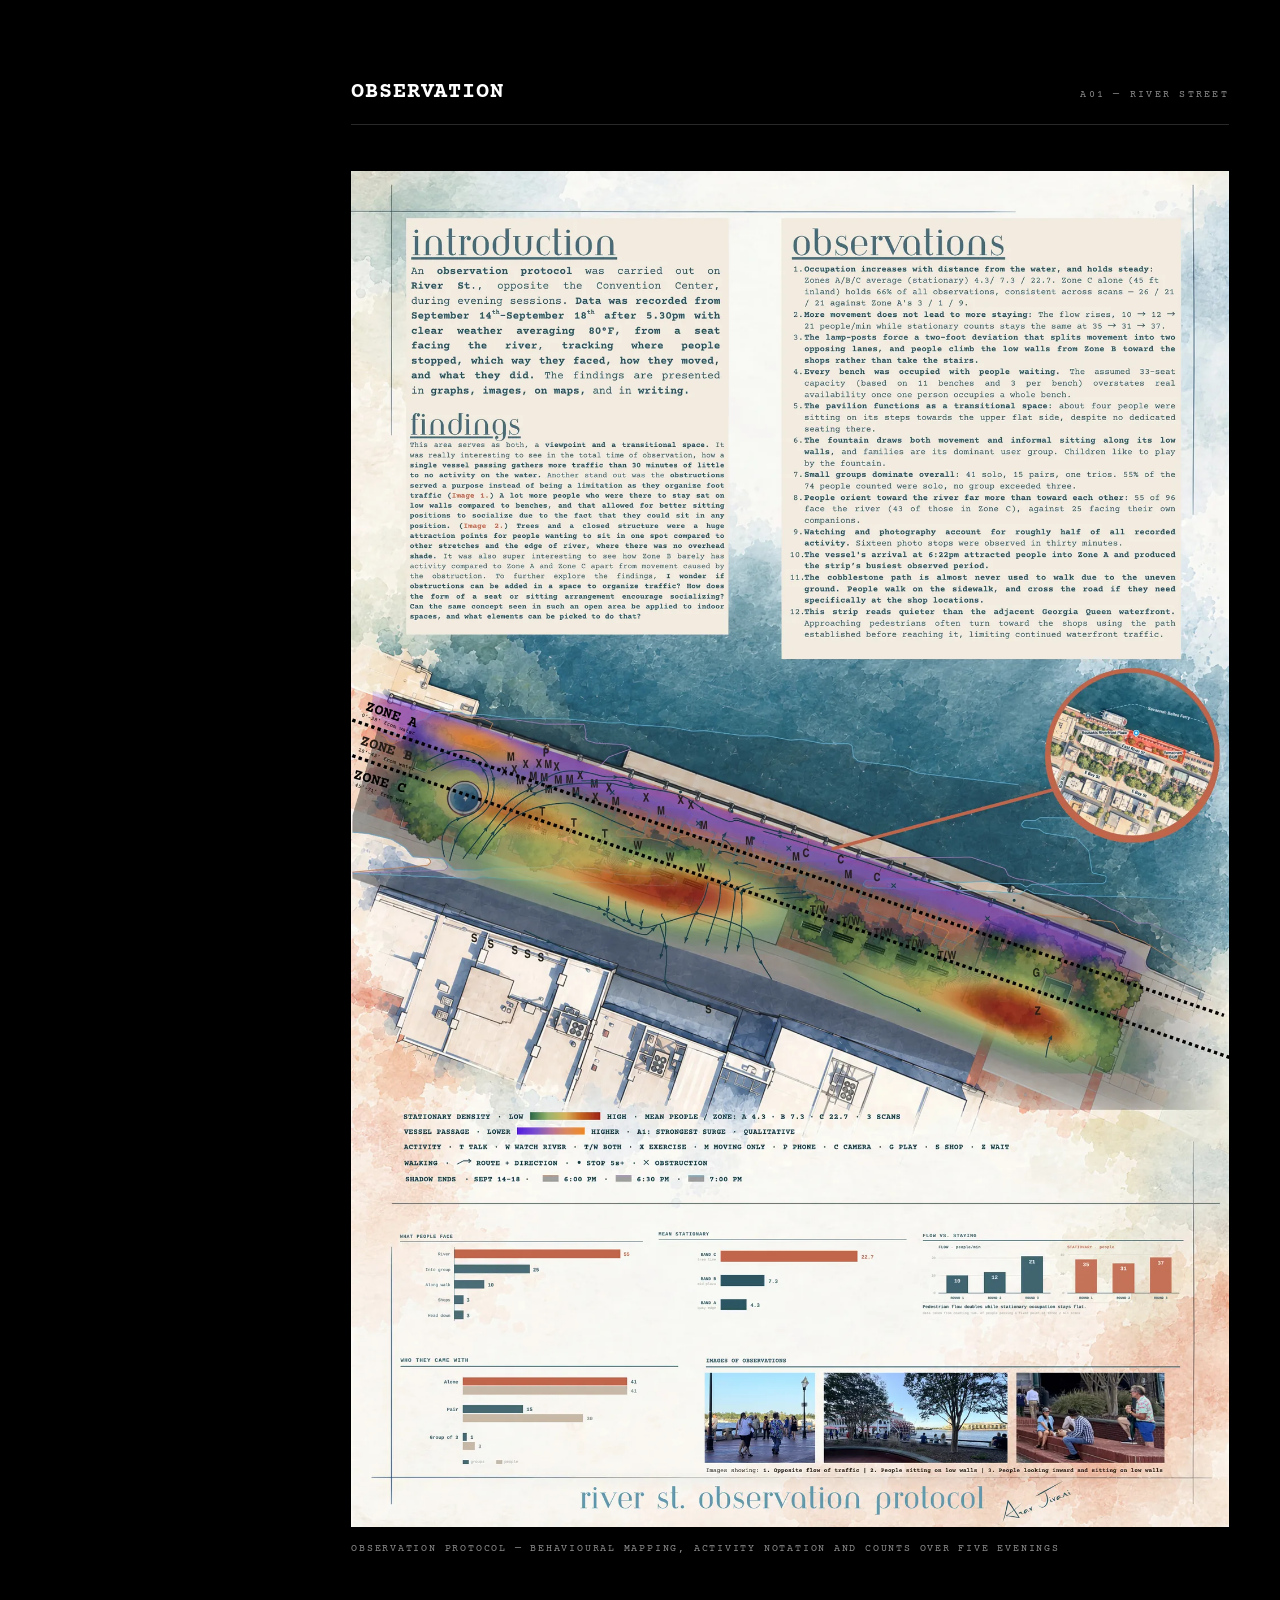
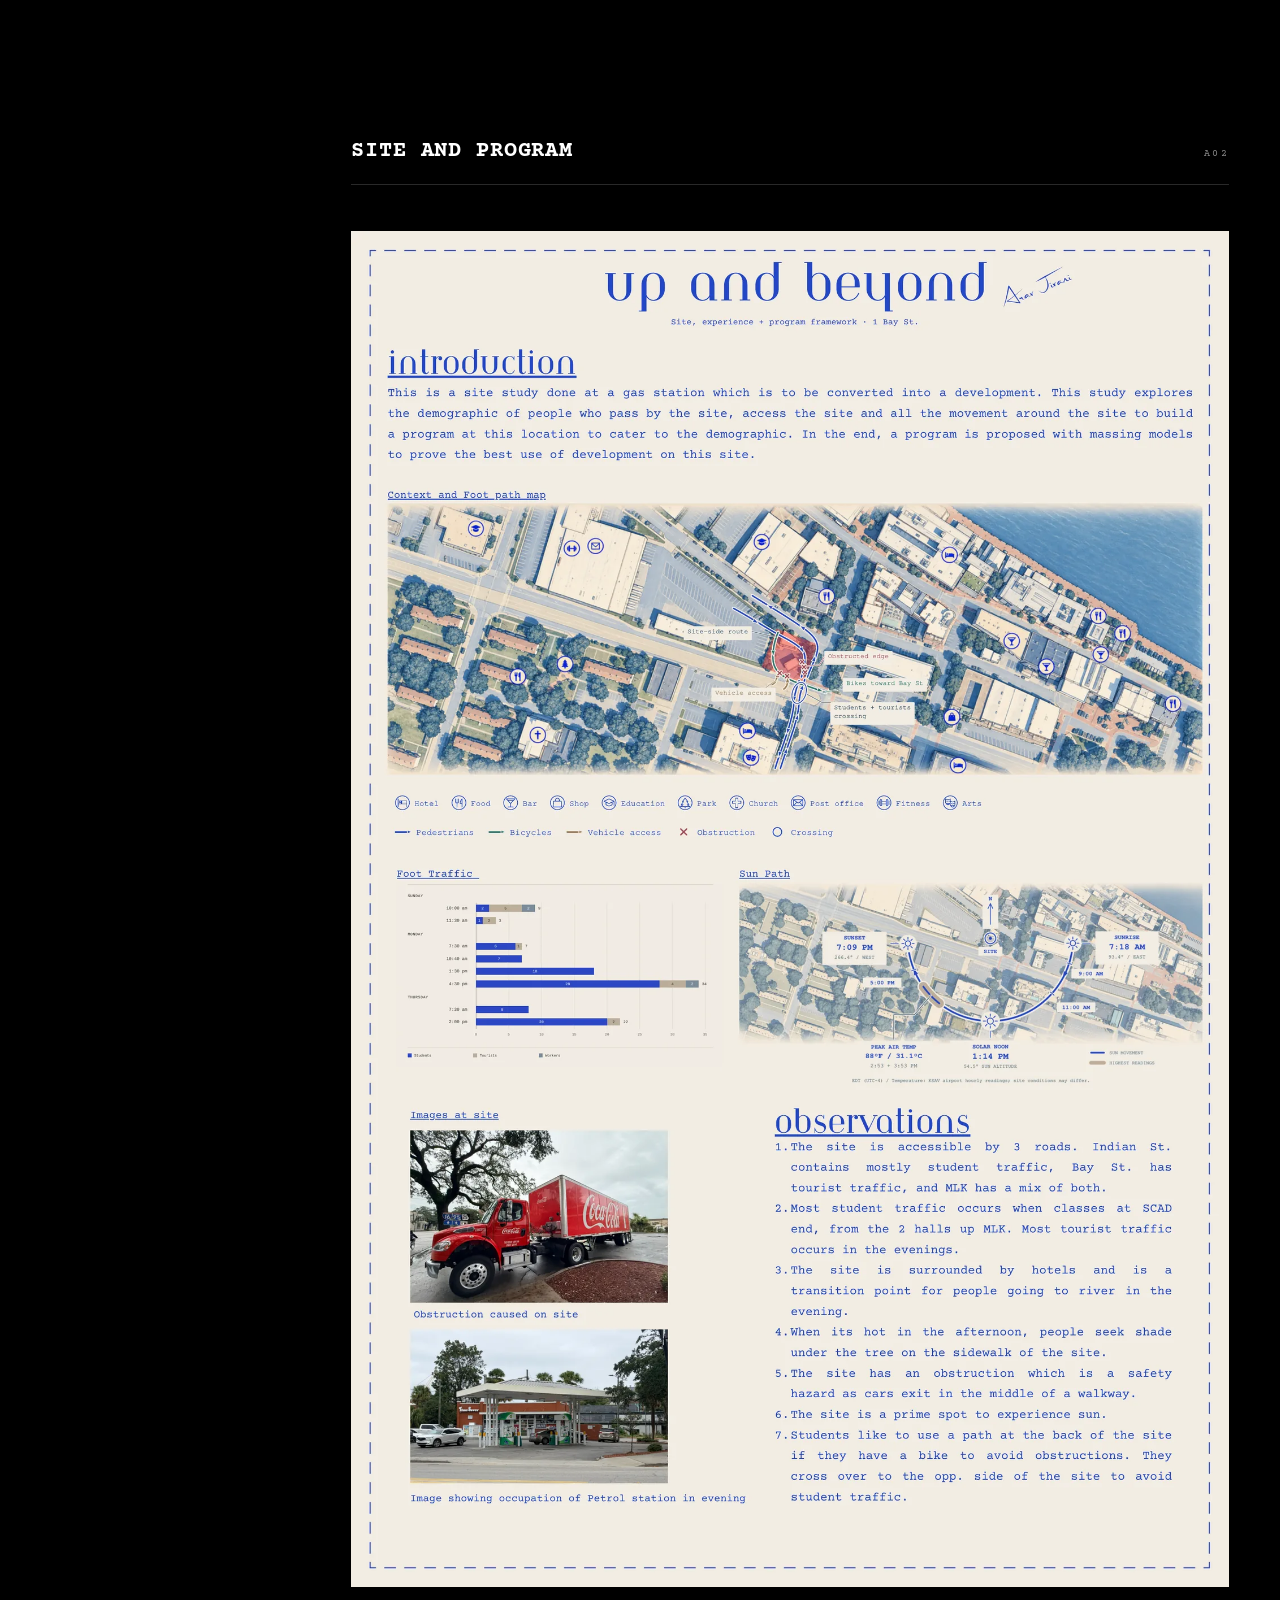
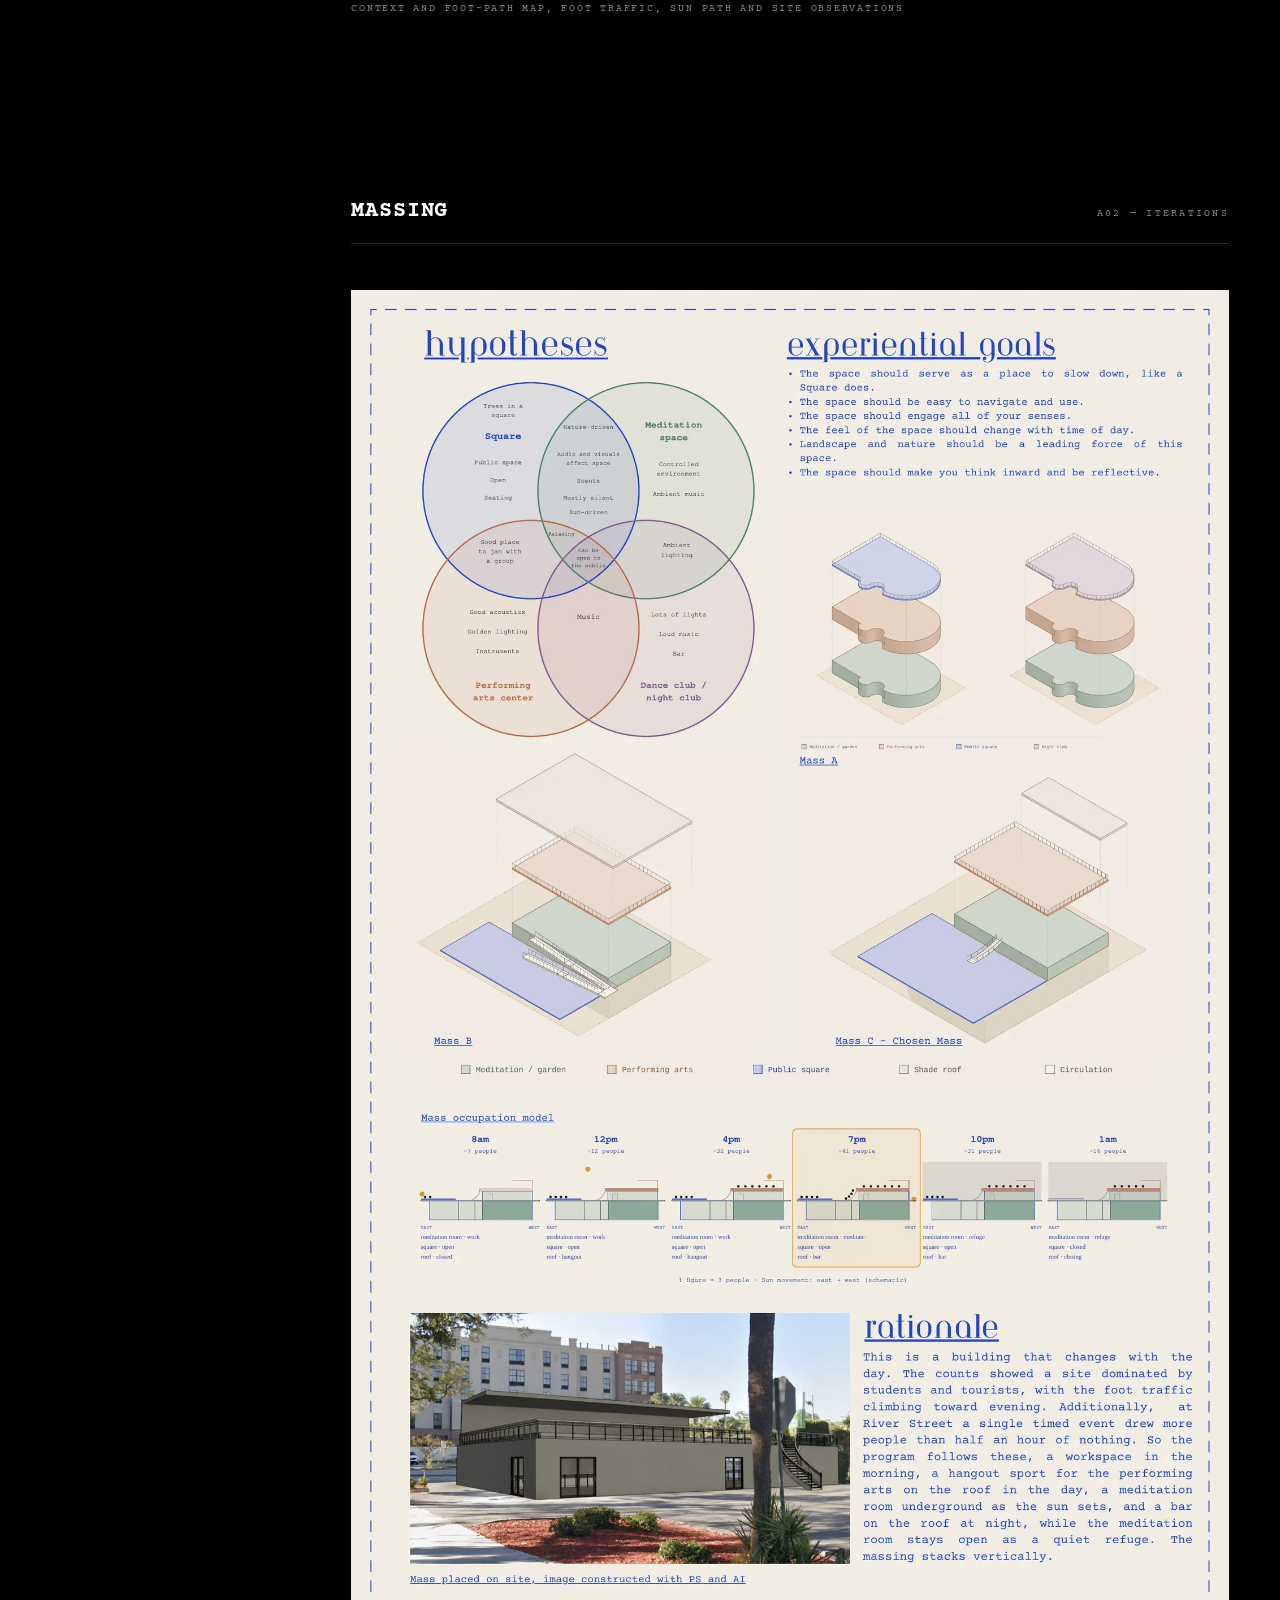
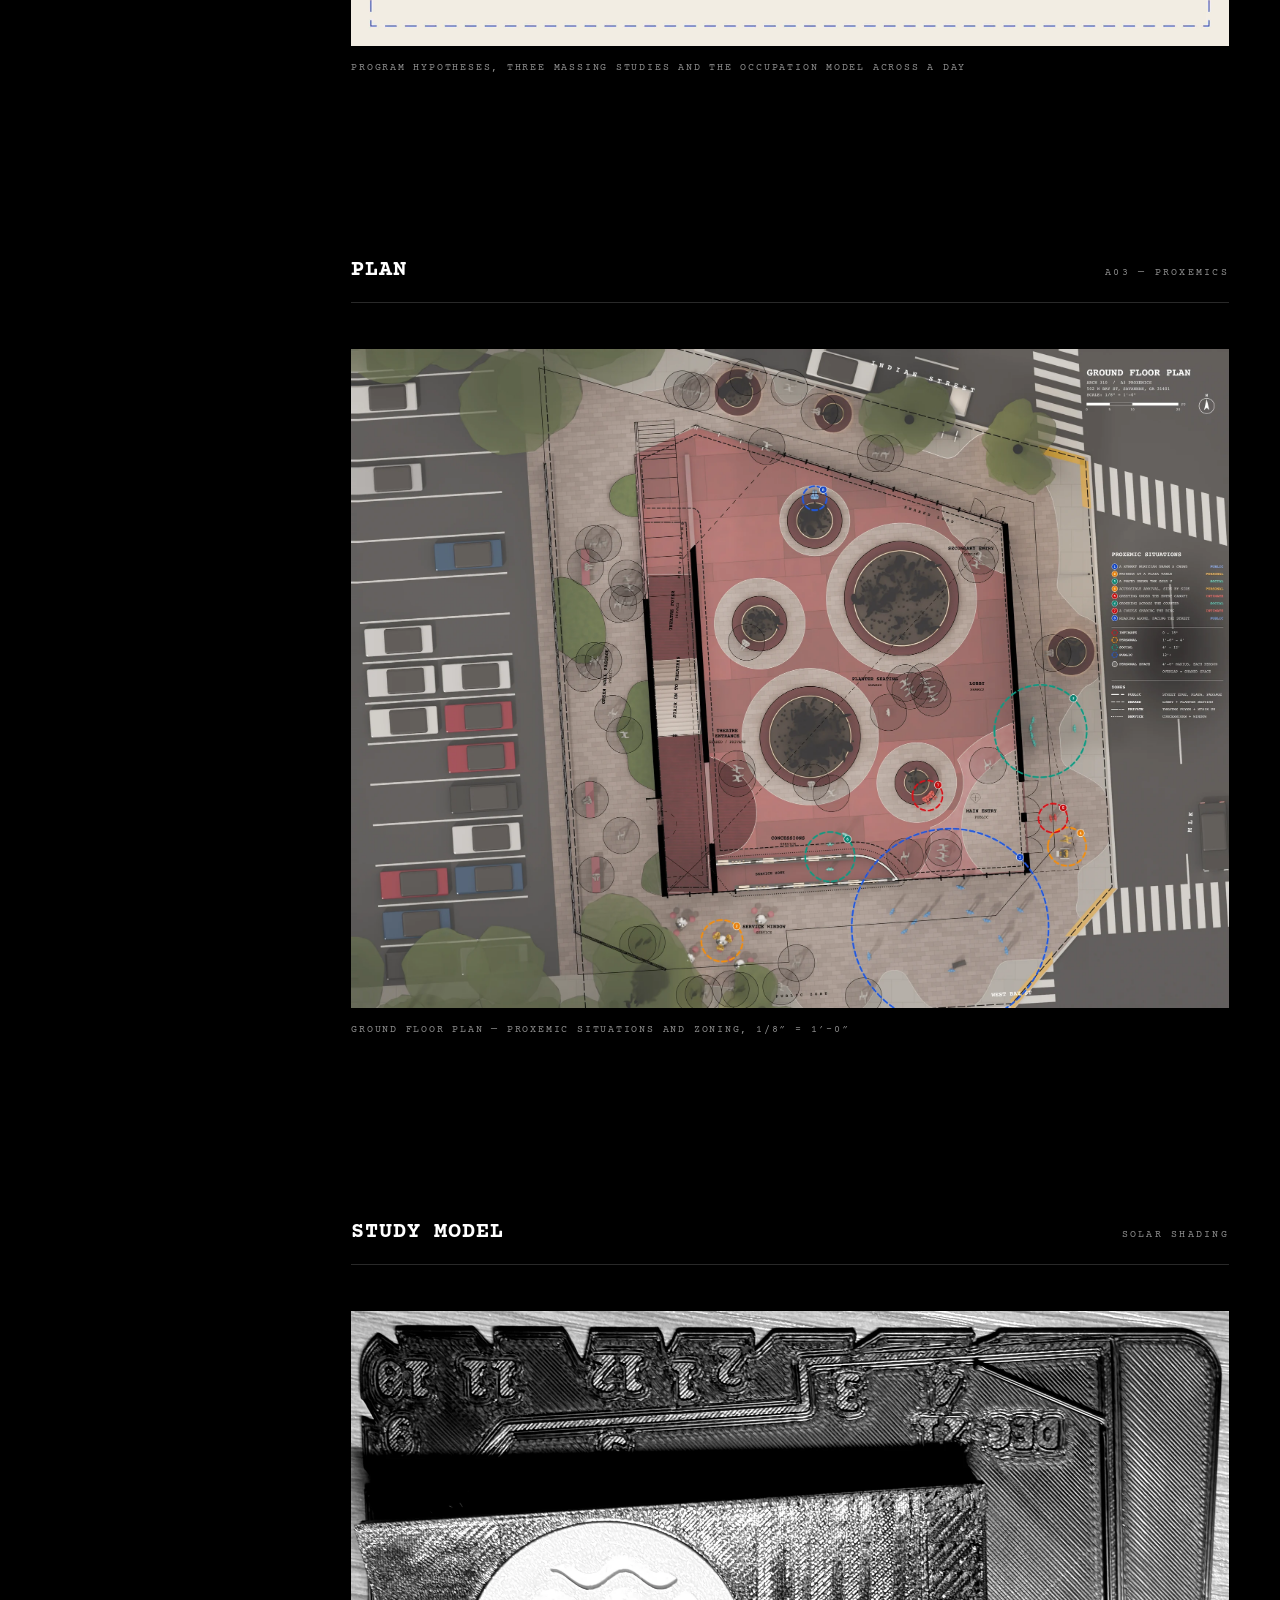
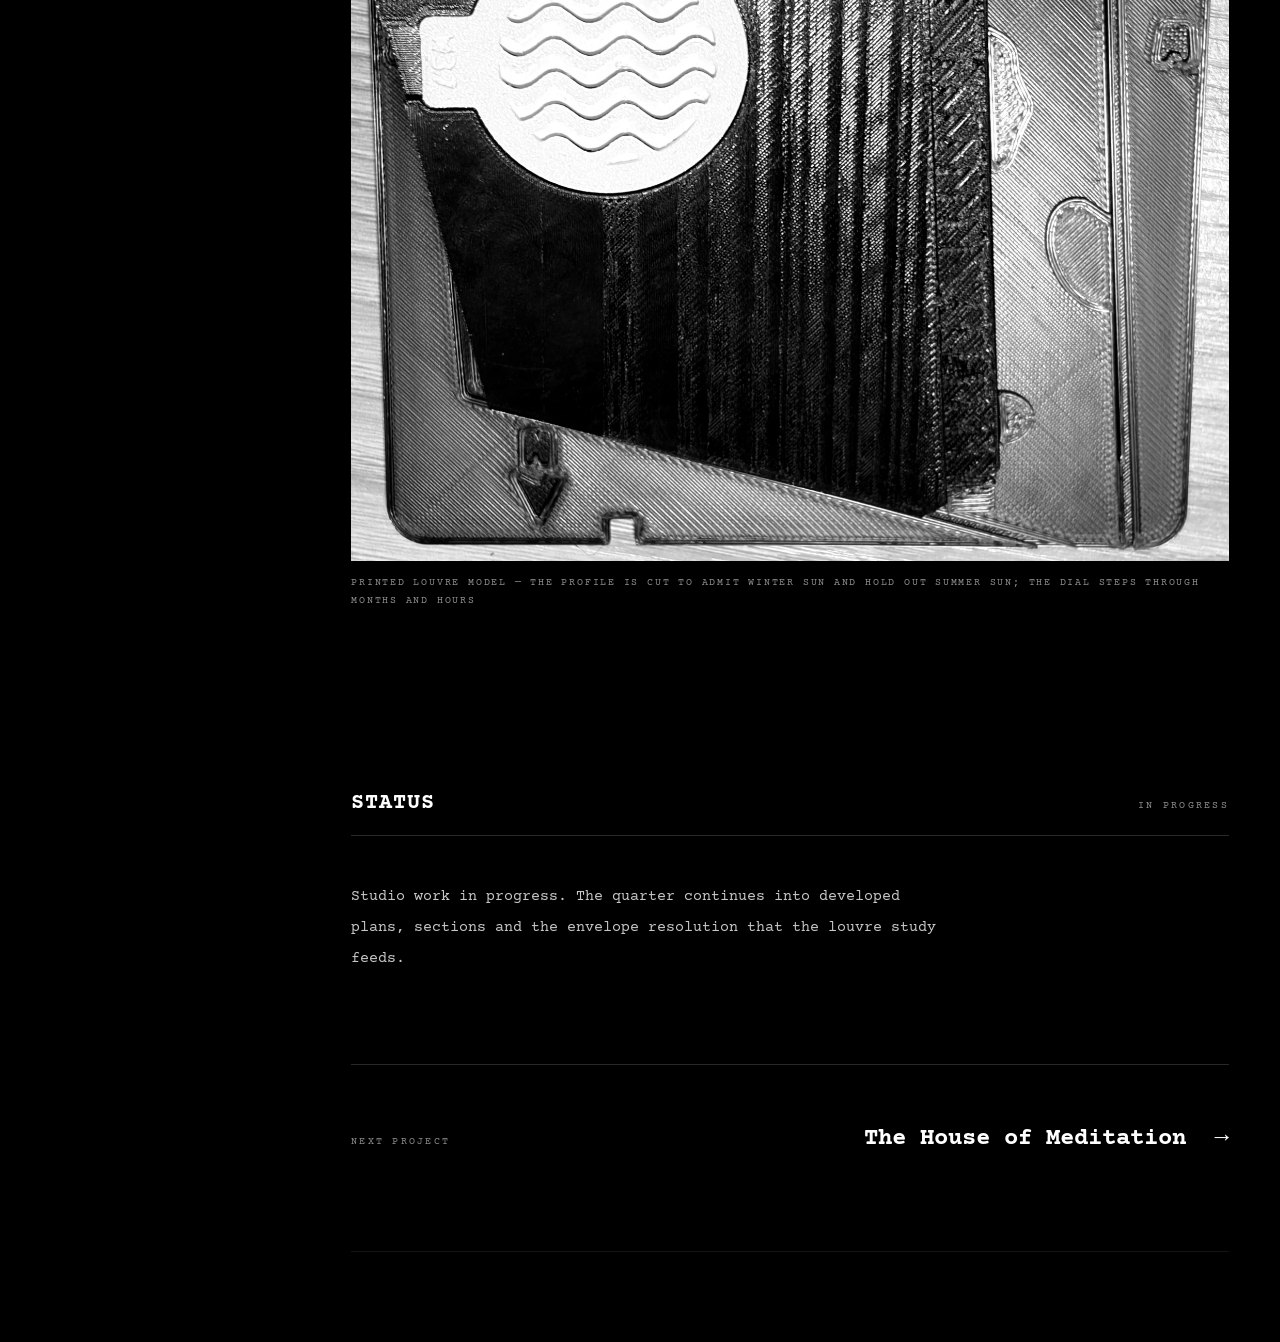
<file: studio310.html>
<!DOCTYPE html>
<html lang="en">
<head>
<meta charset="UTF-8">
<meta name="viewport" content="width=device-width, initial-scale=1.0">
<title>Studio 310 — Arav Jivani</title>
<meta name="description" content="A studio project on a gas-station site at 502 West Bay Street, Savannah, where Bay Street meets Martin Luther King Jr Drive. The sequence is deliberate: ob">
<meta name="author" content="Arav Jivani">
<meta property="og:title" content="Studio 310 — Arav Jivani">
<meta property="og:description" content="A studio project on a gas-station site at 502 West Bay Street, Savannah, where Bay Street meets Martin Luther King Jr Drive. The sequence is deliberate: ob">
<meta property="og:type" content="website">
<meta property="og:url" content="https://arav-jivani.com">
<meta name="twitter:card" content="summary_large_image">
<link rel="preconnect" href="https://fonts.googleapis.com">
<link rel="preconnect" href="https://fonts.gstatic.com" crossorigin>
<link rel="stylesheet" href="style.css">
</head>
<body>
  <aside class="sidebar">
    <a class="brand" href="index.html">
      <span class="brand-name">Arav<br>Jivani</span>
      <span class="brand-sub">Architecture</span>
    </a>

    <nav class="nav-group">
      <a class="nav-head" href="portfolio.html">Work</a>
      <ul class="nav-list">
        <li><a class="nav-link" href="o1.html" data-stage="0"><img class="nav-thumb" src="images/o1-hero.webp" alt="" loading="lazy" decoding="async">O1</a></li>
        <li><a class="nav-link" href="studio310.html" data-stage="1" aria-current="page"><img class="nav-thumb" src="images/s310-hero.webp" alt="" loading="lazy" decoding="async">Studio 310</a></li>
        <li><a class="nav-link" href="meditation.html" data-stage="2"><img class="nav-thumb" src="images/meditation-hero.webp" alt="" loading="lazy" decoding="async">The House of Meditation</a></li>
        <li><a class="nav-link" href="monolith.html" data-stage="3"><img class="nav-thumb" src="images/monolith-hero.webp" alt="" loading="lazy" decoding="async">Get-away Monolith</a></li>
        <li><a class="nav-link" href="garden.html" data-stage="4"><img class="nav-thumb" src="images/garden-hero.webp" alt="" loading="lazy" decoding="async">Garden Intellectual Space</a></li>
      </ul>
    </nav>

    <div class="nav-foot">
      <a href="about.html">About</a>
      <a href="resume.html">Resume</a>
      <a href="mailto:aravjivani@gmail.com">Contact</a>
      <a href="https://www.instagram.com/monolithbyarav/" target="_blank" rel="noopener">Instagram</a>
      <a href="https://www.linkedin.com/in/arav-jivani/" target="_blank" rel="noopener">LinkedIn</a>
      <p class="nav-copy">2026 &copy; Arav Jivani</p>
    </div>
  </aside>

  <main class="page">
    <div class="page-inner">
      <header class="page-head">
        <p class="label">002 &nbsp;/&nbsp; Project</p>
        <h1>Studio 310</h1>
        <div class="proj-meta">
          <div><span class="label">Location</span><span>Savannah, Georgia</span></div>
          <div><span class="label">Year</span><span>2026</span></div>
          <div><span class="label">Program</span><span>Theatre and public plaza</span></div>
          <div><span class="label">Status</span><span>In progress</span></div>
        </div>
      </header>

      <p class="lede">A studio project on a gas-station site at 502 West Bay Street, Savannah, where Bay Street meets Martin Luther King Jr Drive. The sequence is deliberate: observe how the ground is already used, let that evidence set the program, and only then draw.</p>
      <p class="lede" style="margin-top:1.5em">Five evenings of structured observation on River Street produced the brief. Occupation rises with distance from the water and then holds steady; more movement does not produce more staying; and a single timed event — the vessel arriving at 6:32pm — drew more people than the preceding half hour of nothing. So the program follows the day rather than the plan: a workspace in the morning, a hangout for the performing arts through the afternoon, a meditation room as the sun sets, a bar on the roof at night, and the meditation room left open throughout as a quiet refuge.</p>
      <p class="lede" style="margin-top:1.5em">The ground floor is then drawn as a proxemics study. The intimate, personal, social and public distance bands are mapped onto eight situations the plaza has to hold at once — a street musician drawing a crowd, friends at a plaza table, ordering across the counter, someone reading alone facing the street. Where personal-space radii overlap the drawing marks shared space, and the plan is zoned public, shared, private and service against them.</p>
      <figure class="full-bleed"><img src="images/s310-hero.webp" alt="Studio 310" decoding="async"></figure>



      <section class="section">
        <div class="sec-head"><h2>Observation</h2><span class="label">A01 — River Street</span></div>
        <div class="renders">
        <figure class="reveal span-2">
          <a href="images/renders/s310-a01.webp" target="_blank" rel="noopener" aria-label="Open full size">
            <img src="images/renders/s310-a01.webp" alt="Observation protocol — behavioural mapping, activity notation and counts over five evenings" loading="lazy" decoding="async">
          </a>
          <figcaption>Observation protocol — behavioural mapping, activity notation and counts over five evenings</figcaption>
        </figure>
        </div>
      </section>

      <section class="section">
        <div class="sec-head"><h2>Site and program</h2><span class="label">A02</span></div>
        <div class="renders">
        <figure class="reveal span-2">
          <a href="images/renders/s310-a02-site.webp" target="_blank" rel="noopener" aria-label="Open full size">
            <img src="images/renders/s310-a02-site.webp" alt="Context and foot-path map, foot traffic, sun path and site observations" loading="lazy" decoding="async">
          </a>
          <figcaption>Context and foot-path map, foot traffic, sun path and site observations</figcaption>
        </figure>
        </div>
      </section>

      <section class="section">
        <div class="sec-head"><h2>Massing</h2><span class="label">A02 — iterations</span></div>
        <div class="renders">
        <figure class="reveal span-2">
          <a href="images/renders/s310-a02-mass.webp" target="_blank" rel="noopener" aria-label="Open full size">
            <img src="images/renders/s310-a02-mass.webp" alt="Program hypotheses, three massing studies and the occupation model across a day" loading="lazy" decoding="async">
          </a>
          <figcaption>Program hypotheses, three massing studies and the occupation model across a day</figcaption>
        </figure>
        </div>
      </section>

      <section class="section">
        <div class="sec-head"><h2>Plan</h2><span class="label">A03 — proxemics</span></div>
        <div class="renders">
        <figure class="reveal span-2">
          <a href="images/renders/s310-plan.webp" target="_blank" rel="noopener" aria-label="Open full size">
            <img src="images/renders/s310-plan.webp" alt="Ground floor plan — proxemic situations and zoning, 1/8″ = 1′-0″" loading="lazy" decoding="async">
          </a>
          <figcaption>Ground floor plan — proxemic situations and zoning, 1/8″ = 1′-0″</figcaption>
        </figure>
        </div>
      </section>

      <section class="section">
        <div class="sec-head"><h2>Study model</h2><span class="label">Solar shading</span></div>
        <div class="renders">
        <figure class="reveal span-2">
          <a href="images/renders/s310-model.webp" target="_blank" rel="noopener" aria-label="Open full size">
            <img src="images/renders/s310-model.webp" alt="Printed louvre model — the profile is cut to admit winter sun and hold out summer sun; the dial steps through months and hours" loading="lazy" decoding="async">
          </a>
          <figcaption>Printed louvre model — the profile is cut to admit winter sun and hold out summer sun; the dial steps through months and hours</figcaption>
        </figure>
        </div>
      </section>

      <section class="section">
        <div class="sec-head"><h2>Status</h2><span class="label">In progress</span></div>
        <div class="about-body">
        <p>Studio work in progress. The quarter continues into developed plans, sections and the envelope resolution that the louvre study feeds.</p>
        </div>
      </section>

      <a class="next" href="meditation.html">
        <span class="label">Next project</span>
        <span class="next-title">The House of Meditation &nbsp;&rarr;</span>
      </a>
      <div class="page-foot"></div>
    </div>
  </main>

  <script src="script.js"></script>
</body>
</html>
</file>
<file: style.css>
/* ───────────────────────────────────────────────────────────
   arav-jivani.com
   Black ground, white type, one typewriter family.
   Fixed left navigation; on the home page the work list drives
   a full-bleed image stage behind it.
   ─────────────────────────────────────────────────────────── */

@import url('https://fonts.googleapis.com/css2?family=Courier+Prime:ital,wght@0,400;0,700;1,400&display=swap');

:root {
  --bg:      #000000;
  --fg:      #FFFFFF;
  --muted:   #8C8C8C;
  --faint:   #585858;
  --line:    rgba(255, 255, 255, 0.16);
  --line-soft: rgba(255, 255, 255, 0.08);
  --paper:   #FAFAF8;

  --mono:    'Courier Prime', ui-monospace, 'Courier New', monospace;
  --display: var(--mono);

  --ease: cubic-bezier(0.22, 1, 0.36, 1);
  --side: 300px;
  --pad:  clamp(22px, 2.6vw, 44px);
  --gut:  clamp(22px, 4vw, 72px);
}

*, *::before, *::after { box-sizing: border-box; margin: 0; padding: 0; }

html { scroll-behavior: smooth; -webkit-text-size-adjust: 100%; }

body {
  background: var(--bg);
  color: var(--fg);
  font-family: var(--mono);
  font-size: 15px;
  line-height: 1.8;
  -webkit-font-smoothing: antialiased;
  overflow-x: hidden;
}

img, svg, canvas { display: block; max-width: 100%; }
a { color: inherit; text-decoration: none; }
:focus-visible { outline: 1px solid var(--fg); outline-offset: 4px; }

.label {
  font-size: 0.64rem;
  letter-spacing: 0.22em;
  text-transform: uppercase;
  color: var(--muted);
}

.lede { font-size: 0.95rem; line-height: 2.05; max-width: 62ch; color: rgba(255, 255, 255, 0.78); }
.rule { height: 1px; background: var(--line); border: 0; }

/* ── sidebar ───────────────────────────────────────────────── */

.sidebar {
  position: fixed;
  inset: 0 auto 0 0;
  width: var(--side);
  z-index: 60;
  padding: var(--pad);
  display: flex;
  flex-direction: column;
  gap: 30px;
  overflow-y: auto;
  background: var(--bg);
}

/* on the home page the stage runs full-bleed behind the nav, with a
   wide soft scrim so the type stays readable over any image */
body.home .sidebar { background: none; }
body.home::before {
  content: "";
  position: fixed;
  inset: 0 auto 0 0;
  width: min(660px, 62vw);
  z-index: 55;
  pointer-events: none;
  background: linear-gradient(
    to right,
    rgba(0, 0, 0, 0.95) 0%,
    rgba(0, 0, 0, 0.86) 26%,
    rgba(0, 0, 0, 0.55) 58%,
    rgba(0, 0, 0, 0.18) 82%,
    rgba(0, 0, 0, 0) 100%);
}

.brand { display: block; }
.brand-name {
  display: block;
  font-size: clamp(1.4rem, 1.9vw, 1.75rem);
  font-weight: 700;
  line-height: 1.12;
  letter-spacing: 0.02em;
  text-transform: uppercase;
}
.brand-sub {
  display: block;
  margin-top: 10px;
  font-size: 0.62rem;
  letter-spacing: 0.22em;
  text-transform: uppercase;
  color: var(--muted);
}

.nav-group { display: flex; flex-direction: column; gap: 7px; }
.nav-head {
  font-size: 0.64rem;
  letter-spacing: 0.22em;
  text-transform: uppercase;
  color: var(--muted);
  margin-bottom: 4px;
}

.nav-list { list-style: none; display: flex; flex-direction: column; gap: 7px; padding-left: 14px; }

.nav-link {
  font-size: 0.86rem;
  color: var(--muted);
  transition: color 0.35s var(--ease);
  display: block;
}
.nav-link:hover,
.nav-link.on,
.nav-link[aria-current="page"] { color: var(--fg); }

.nav-foot { margin-top: auto; display: flex; flex-direction: column; gap: 7px; padding-top: 24px; }
.nav-foot a { font-size: 0.72rem; letter-spacing: 0.16em; text-transform: uppercase; color: var(--muted); transition: color 0.35s var(--ease); }
.nav-foot a:hover, .nav-foot a[aria-current="page"] { color: var(--fg); }
.nav-copy { font-size: 0.58rem; letter-spacing: 0.12em; color: var(--faint); margin-top: 12px; }

/* thumbnails inside the list — only used when there is no hover */
.nav-thumb { display: none; }

/* ── home stage ────────────────────────────────────────────── */

.stage { position: fixed; inset: 0; z-index: 1; background: var(--bg); }
.stage img {
  position: absolute;
  inset: 0;
  width: 100%; height: 100%;
  object-fit: cover;
  opacity: 0;
  transition: opacity 0.7s var(--ease);
  pointer-events: none;
}
.stage img.on { opacity: 1; }

.stage-hint {
  position: fixed;
  right: var(--gut); bottom: calc(var(--gut) - 6px);
  z-index: 60;
  font-size: 0.6rem;
  letter-spacing: 0.2em;
  text-transform: uppercase;
  color: var(--faint);
  pointer-events: none;
  transition: opacity 0.5s var(--ease);
}
body.touched .stage-hint { opacity: 0; }

/* ── inner pages ───────────────────────────────────────────── */

.page { margin-left: var(--side); padding: 0 var(--gut); min-height: 100vh; }
.page-inner { max-width: 1180px; }

.page-head { padding-block: clamp(46px, 7vw, 96px) clamp(30px, 4vw, 52px); }

h1 {
  font-weight: 700;
  font-size: clamp(1.8rem, 4.2vw, 3.1rem);
  line-height: 1.12;
  letter-spacing: 0.005em;
  text-wrap: balance;
}
h2 { font-weight: 700; font-size: clamp(1.05rem, 1.9vw, 1.35rem); line-height: 1.3; letter-spacing: 0.04em; text-transform: uppercase; }

.sec-head {
  display: flex; align-items: baseline; justify-content: space-between;
  gap: 20px; padding-bottom: 18px;
  margin-bottom: clamp(26px, 4vw, 46px);
  border-bottom: 1px solid var(--line);
}

.section { padding-block: clamp(46px, 7vw, 96px); }

.proj-meta { display: flex; flex-wrap: wrap; gap: 10px 40px; margin-top: 24px; padding-top: 20px; border-top: 1px solid var(--line); }
.proj-meta div { display: flex; flex-direction: column; gap: 2px; }
.proj-meta span:last-child { font-size: 0.82rem; color: var(--fg); }

.full-bleed { margin-top: clamp(30px, 5vw, 60px); }
.full-bleed img { width: 100%; height: auto; }

figcaption { margin-top: 13px; font-size: 0.62rem; letter-spacing: 0.18em; text-transform: uppercase; color: var(--muted); }

.plates { display: flex; flex-direction: column; gap: clamp(22px, 3.5vw, 50px); }
.plate { background: var(--paper); }
.plate img { width: 100%; height: auto; }

.renders { display: grid; grid-template-columns: 1fr; gap: clamp(18px, 2.6vw, 34px); }
/* dense analysis sheets open full size */
.renders figure > a { display: block; cursor: zoom-in; }

/* ── 3d viewer ─────────────────────────────────────────────── */

.model { position: relative; background: #0C0C0C; aspect-ratio: 16 / 10; display: grid; place-items: center; border: 1px solid var(--line); }
.model canvas { position: absolute; inset: 0; width: 100%; height: 100%; display: none; }
.model-btn {
  position: relative; z-index: 2;
  font-family: var(--mono); font-size: 0.66rem; letter-spacing: 0.2em; text-transform: uppercase;
  color: var(--fg); background: transparent; border: 1px solid var(--line);
  padding: 14px 32px; cursor: pointer;
  transition: background 0.35s var(--ease), border-color 0.35s var(--ease);
}
.model-btn:hover { background: rgba(255, 255, 255, 0.07); border-color: var(--fg); }
.model-note { position: absolute; bottom: 15px; left: 0; right: 0; text-align: center; font-size: 0.58rem; letter-spacing: 0.18em; text-transform: uppercase; color: var(--faint); pointer-events: none; display: none; }

/* ── next ──────────────────────────────────────────────────── */

.next {
  display: flex; align-items: baseline; justify-content: space-between; gap: 18px;
  padding: clamp(30px, 4vw, 52px) 0;
  border-top: 1px solid var(--line);
  transition: opacity 0.35s var(--ease);
}
.next:hover { opacity: 0.6; }
.next-title { font-size: clamp(1rem, 2.2vw, 1.5rem); font-weight: 700; }

.page-foot { padding: 30px 0 60px; border-top: 1px solid var(--line-soft); margin-top: 40px; }

/* ── about ─────────────────────────────────────────────────── */

.about-body { font-size: 0.92rem; line-height: 2.1; color: rgba(255, 255, 255, 0.78); max-width: 66ch; }
.about-body p + p { margin-top: 1.6em; }

/* ── work index cards ──────────────────────────────────────── */

.work-card { display: block; }
.work-card img {
  width: 100%; aspect-ratio: 16 / 9; object-fit: cover;
  filter: grayscale(0.2) brightness(0.9);
  transition: filter 0.6s var(--ease);
}
.work-card:hover img { filter: none; }
.work-cap { display: flex; align-items: baseline; justify-content: space-between; flex-wrap: wrap; gap: 6px 22px; margin-top: 16px; }
.work-title { font-size: clamp(1rem, 2.2vw, 1.4rem); font-weight: 700; }
.work-card:hover .work-title { text-decoration: underline; text-underline-offset: 6px; text-decoration-thickness: 1px; }

/* ── resume ────────────────────────────────────────────────── */

.cv-contact {
  display: flex; flex-wrap: wrap; gap: 6px 28px;
  margin-top: 22px; padding: 16px 0;
  border-top: 1px solid var(--line); border-bottom: 1px solid var(--line);
  font-size: 0.7rem; letter-spacing: 0.08em; color: var(--muted);
}
.cv-contact a { color: var(--muted); border-bottom: 1px solid var(--line); }
.cv-contact a:hover { color: var(--fg); }

.cv-cols { display: grid; grid-template-columns: 1fr; gap: 42px; margin-top: 42px; }
.cv-sec + .cv-sec { margin-top: 38px; }
.cv-sec-title {
  font-size: 0.62rem; letter-spacing: 0.24em; text-transform: uppercase; color: var(--muted);
  padding-bottom: 9px; margin-bottom: 18px; border-bottom: 1px solid var(--line);
}
.cv-h { font-size: 0.86rem; font-weight: 700; }
.cv-s { font-size: 0.75rem; color: var(--muted); margin-top: 3px; }
.cv-p { font-size: 0.78rem; line-height: 1.85; margin-top: 9px; color: rgba(255, 255, 255, 0.75); }
.cv-list { list-style: none; display: flex; flex-direction: column; gap: 6px; }
.cv-list li { font-size: 0.78rem; color: rgba(255, 255, 255, 0.75); padding-left: 16px; position: relative; }
.cv-list li::before { content: "—"; position: absolute; left: 0; color: var(--faint); }
.cv-entry { display: grid; grid-template-columns: 78px 1fr; gap: 0 20px; }
.cv-entry + .cv-entry { margin-top: 26px; padding-top: 26px; border-top: 1px solid var(--line-soft); }
.cv-year { font-size: 0.7rem; color: var(--muted); padding-top: 2px; }

.cv-dl {
  position: fixed; bottom: 28px; right: 28px; z-index: 70;
  font-family: var(--mono); font-size: 0.62rem; letter-spacing: 0.2em; text-transform: uppercase;
  color: var(--bg); background: var(--fg); border: 0; padding: 13px 24px; cursor: pointer;
  transition: opacity 0.35s var(--ease);
}
.cv-dl:hover { opacity: 0.75; }

@media (min-width: 900px) {
  .cv-cols { grid-template-columns: 240px 1fr; gap: 56px; }
  .cv-left { border-right: 1px solid var(--line); padding-right: 40px; }
}

@media print {
  .cv-dl { display: none !important; }
  .cv-contact, .cv-sec-title, .cv-entry + .cv-entry { border-color: #ccc; }
  .cv-p, .cv-list li { color: #222; }
  .cv-s, .cv-year, .cv-contact { color: #666; }
  @page { margin: 1.6cm 1.5cm; size: A4 portrait; }
}

/* ── reveal ────────────────────────────────────────────────── */

.reveal { opacity: 0; transform: translateY(14px); transition: opacity 0.8s var(--ease), transform 0.8s var(--ease); }
.reveal.in { opacity: 1; transform: none; }

/* ── responsive ────────────────────────────────────────────── */

@media (min-width: 900px) {
  .renders { grid-template-columns: repeat(2, 1fr); }
  .renders .span-2 { grid-column: 1 / -1; }
}

@media (max-width: 899px) {
  .sidebar {
    position: static;
    width: auto;
    inset: auto;
    overflow: visible;
    gap: 24px;
    background: var(--bg) !important;
  }
  .page { margin-left: 0; padding: 0 var(--gut); }
  .stage, .stage-hint { display: none; }
  /* the home scrim is a fixed overlay — it must not survive the stage */
  body.home::before { display: none; }

  /* no hover on touch, so each entry carries its own image */
  .nav-list { padding-left: 0; gap: 26px; }
  .nav-link { font-size: 1rem; color: var(--fg); }
  .nav-thumb { display: block; width: 100%; aspect-ratio: 16 / 9; object-fit: cover; margin-bottom: 9px; }
  .nav-foot { margin-top: 10px; }
}

@media (prefers-reduced-motion: reduce) {
  html { scroll-behavior: auto; }
  *, *::before, *::after { animation-duration: 0.01ms !important; transition-duration: 0.01ms !important; }
  .reveal { opacity: 1; transform: none; }
}

@media print {
  .sidebar, .model, .next, .stage { display: none !important; }
  .page { margin-left: 0; }
  body { background: #fff; color: #111; }
}
</file>
